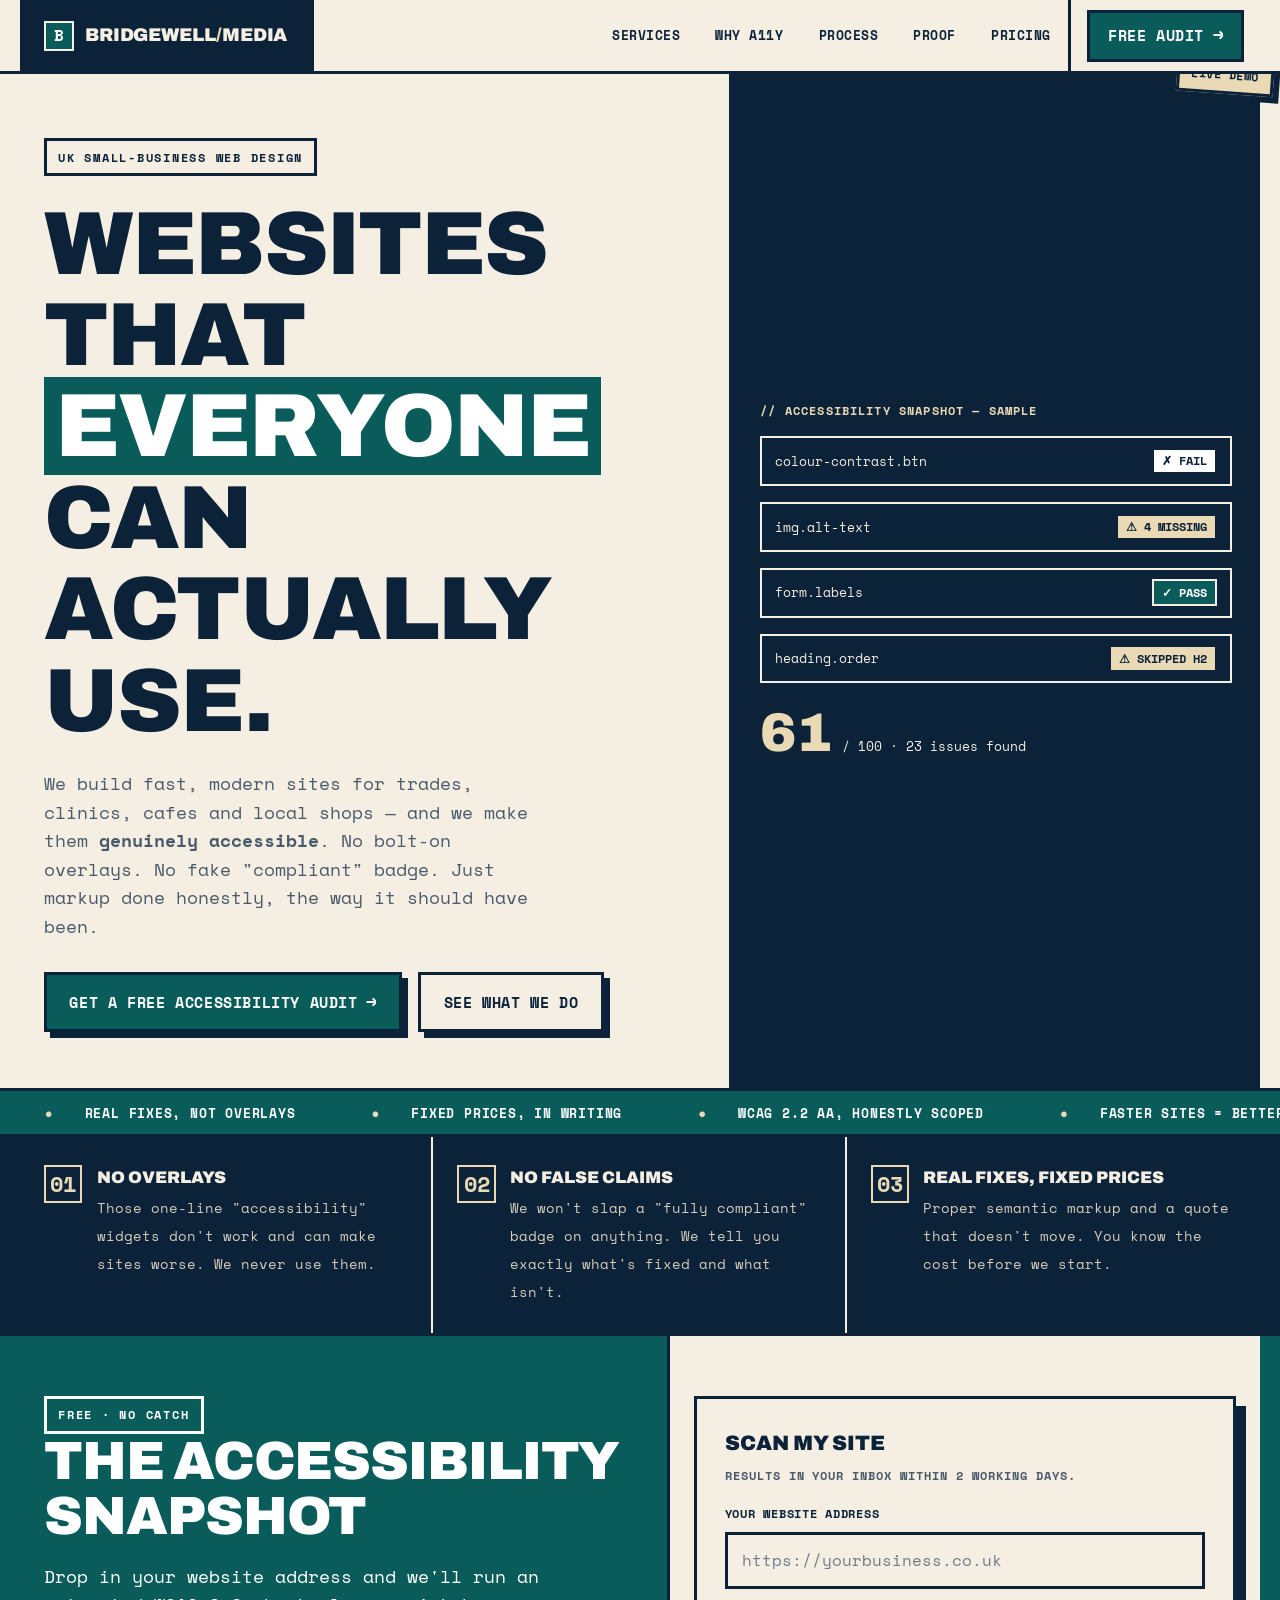
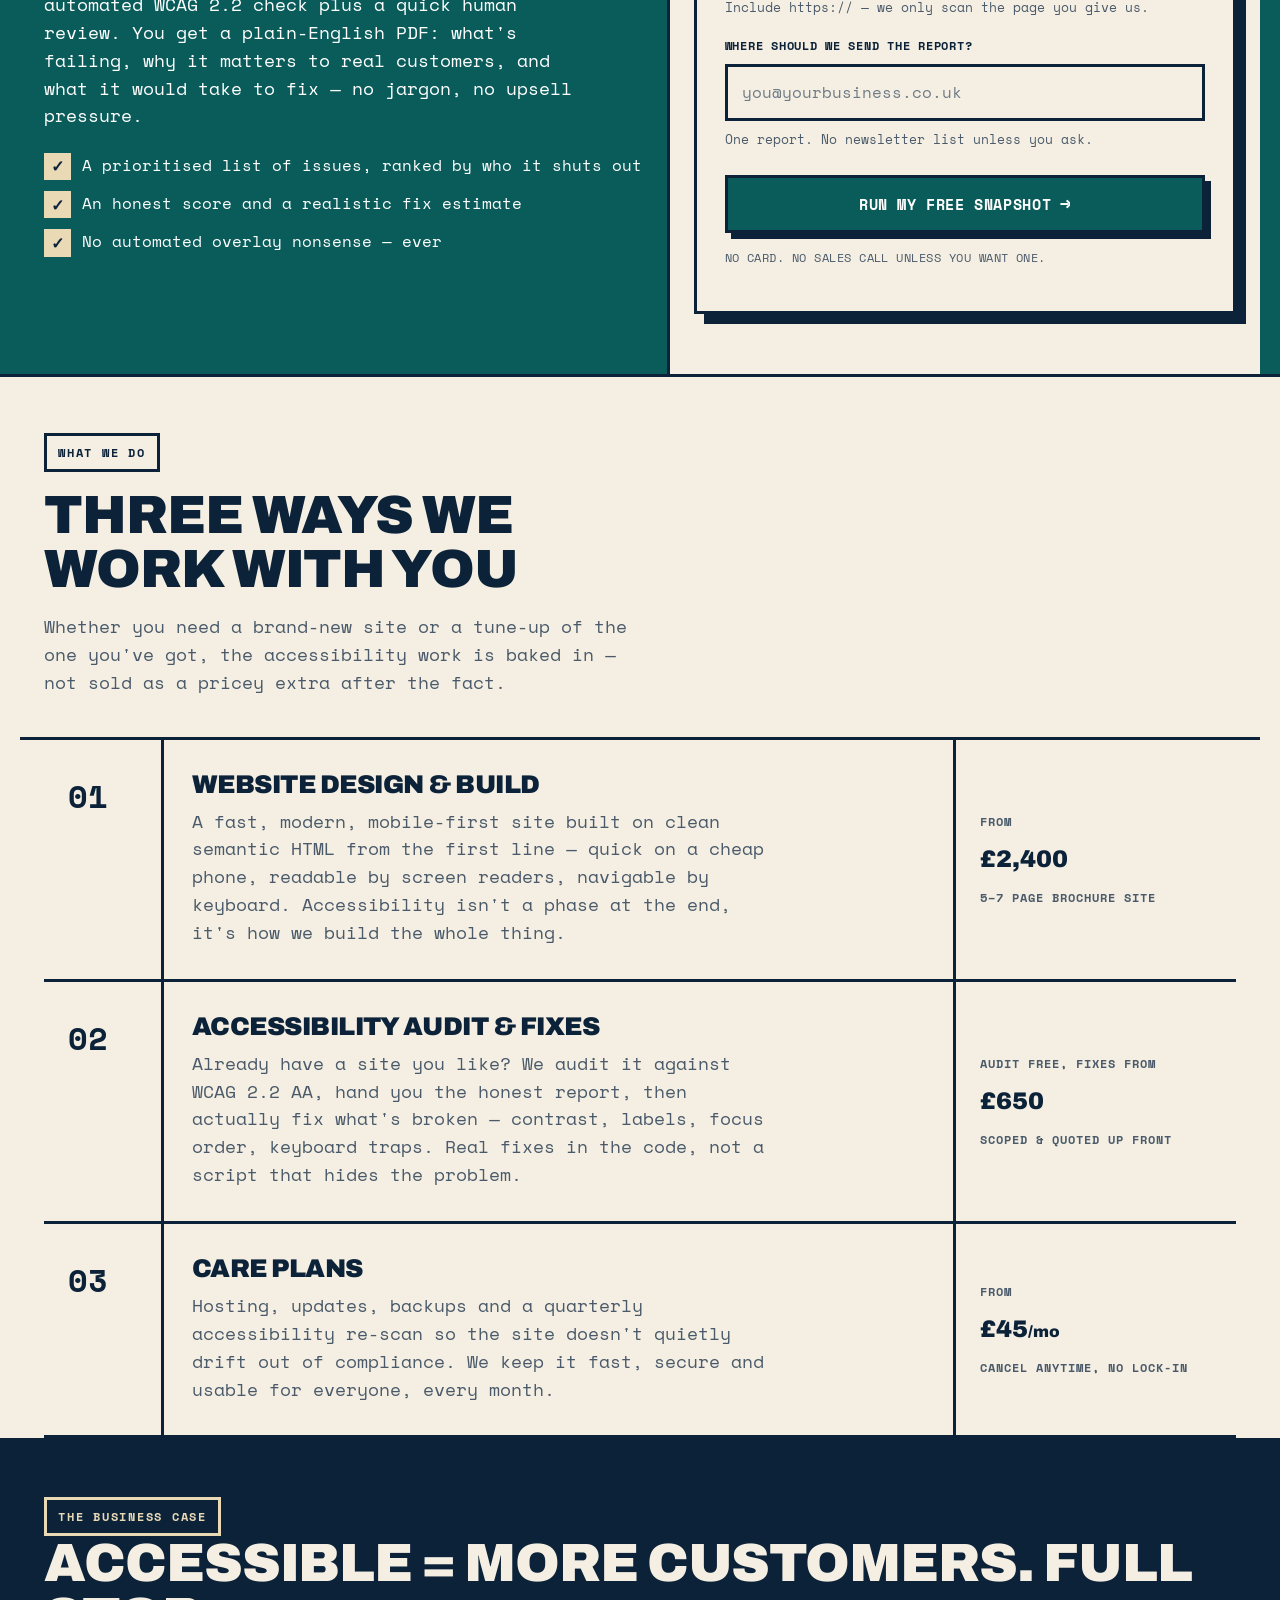
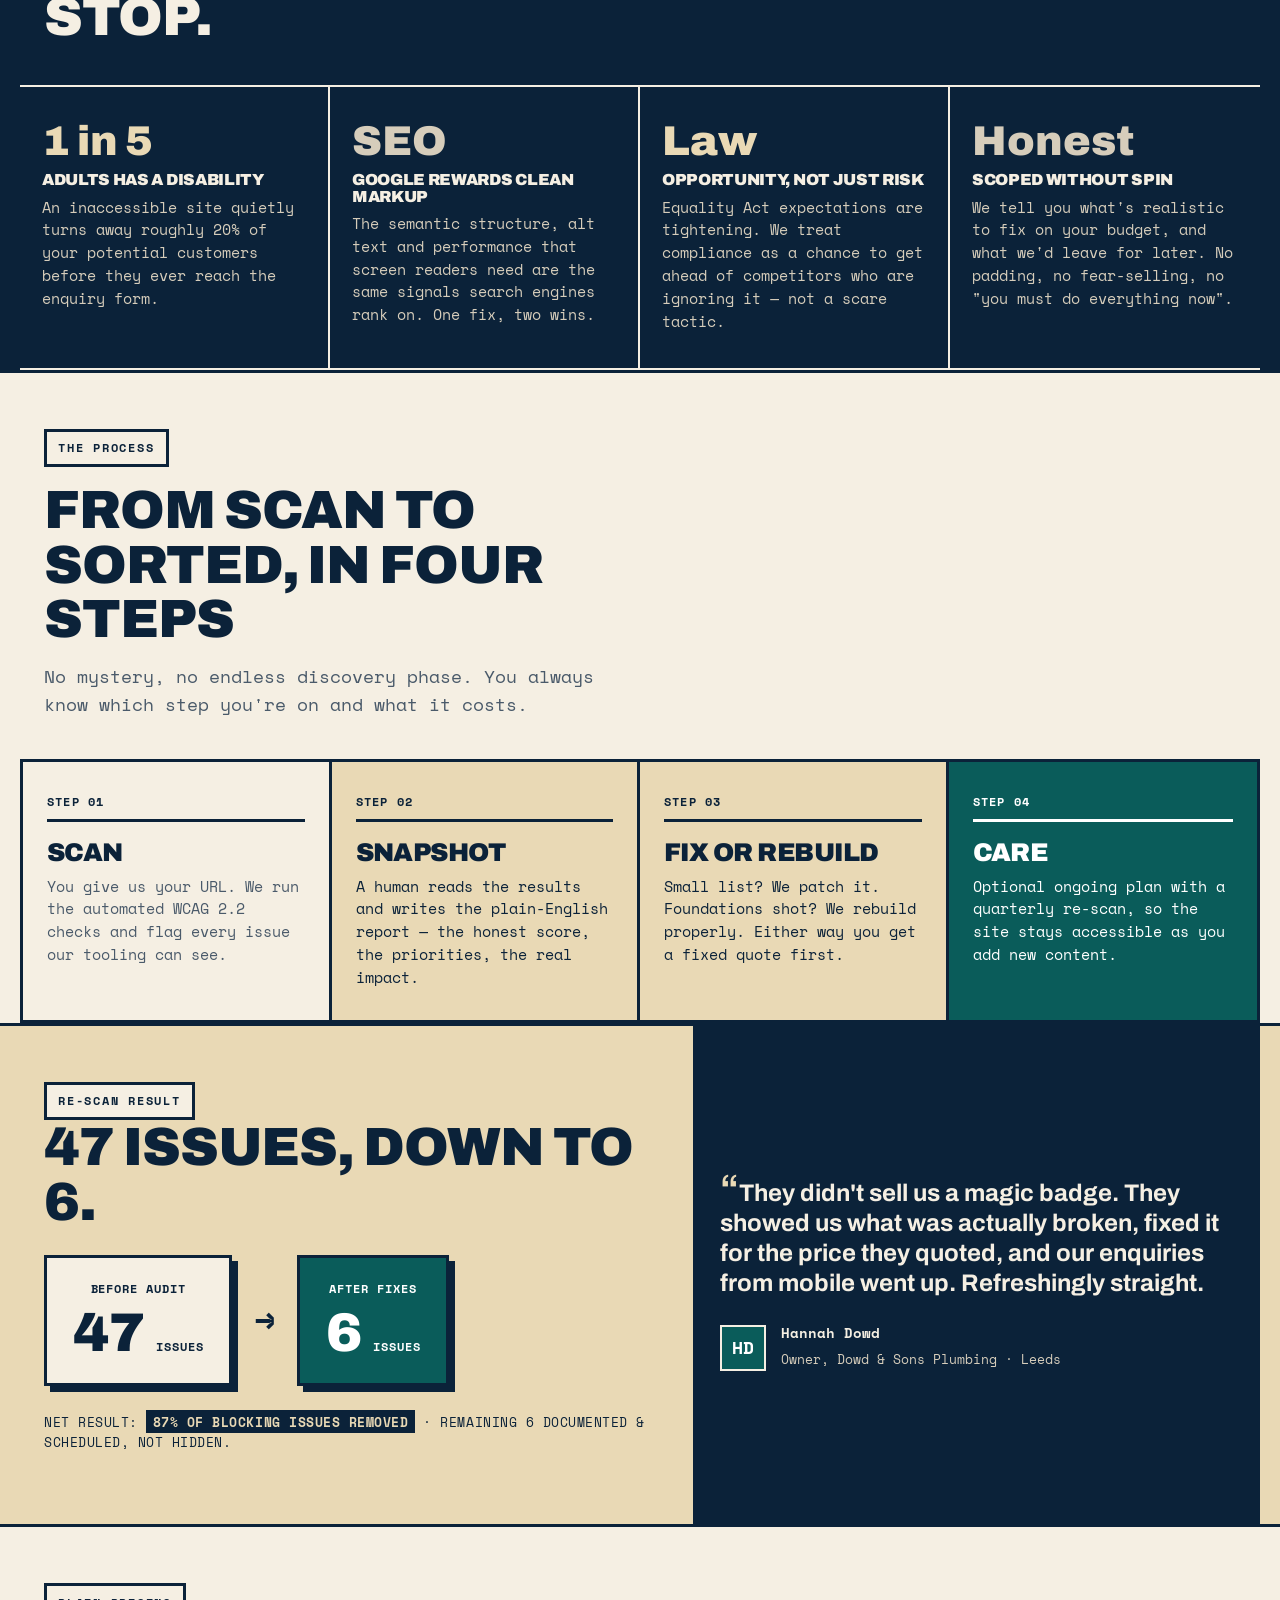
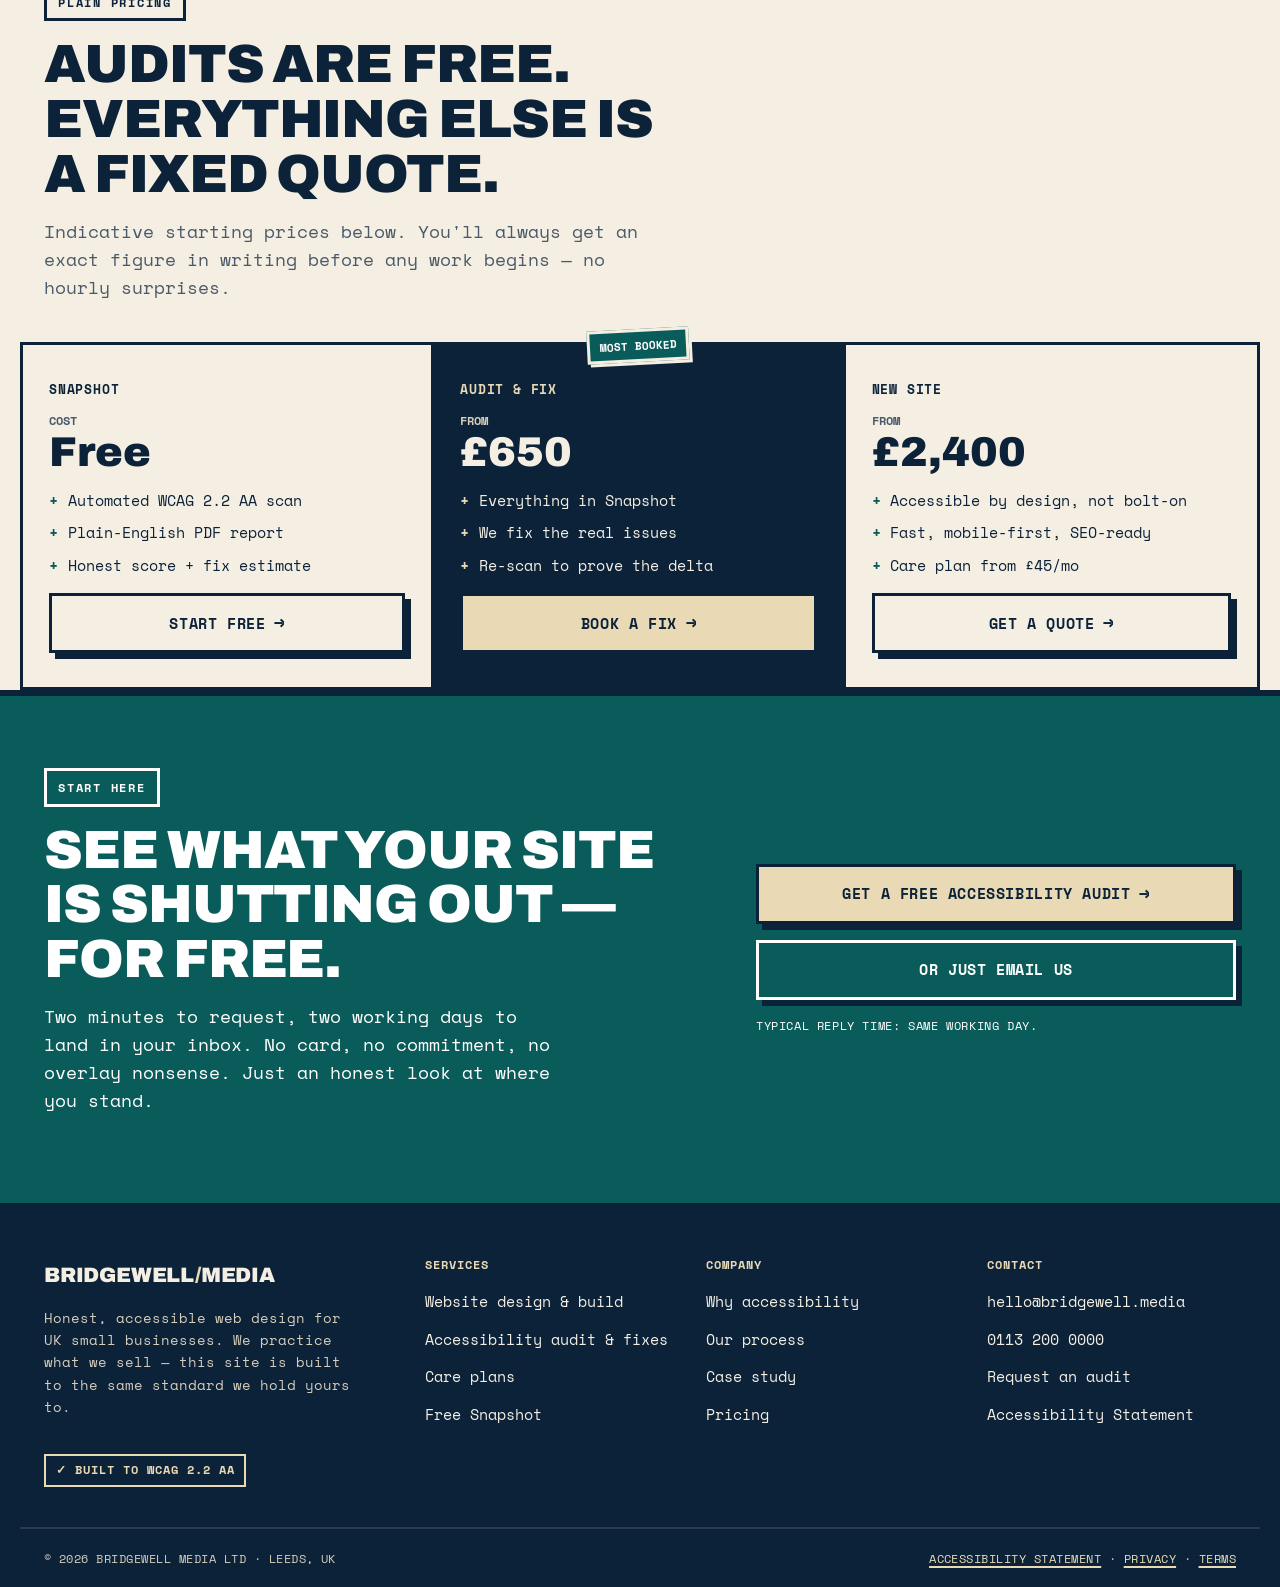
<file: index.html>
<!DOCTYPE html>
<html lang="en-GB">
<head>
<meta charset="UTF-8">
<meta name="viewport" content="width=device-width, initial-scale=1.0">
<title>Bridgewell Media — Accessible websites for small businesses. No overlays. Real fixes.</title>
<meta name="description" content="Bridgewell Media builds modern, fast, genuinely accessible websites for UK small businesses. Free Accessibility Snapshot audit. No overlays, no false compliance claims, fixed prices.">

<link rel="preconnect" href="https://fonts.googleapis.com">
<link rel="preconnect" href="https://fonts.gstatic.com" crossorigin>
<link href="https://fonts.googleapis.com/css2?family=Archivo:wght@700;900&family=Space+Mono:wght@400;700&display=swap" rel="stylesheet">

<style>
/* =====================================================================
   BRIDGEWELL MEDIA — NEO-BRUTALIST / STRUCTURAL-HONEST
   VARIANT v3 — "BRAND TEAL BRUTALIST"
   ---------------------------------------------------------------------
   Re-skin of 02-neo-brutalist.html: layout, structure, all 9 sections,
   copy and accessibility are UNCHANGED. Only the colour palette and the
   typography differ. Palette is in continuity with the company's
   Accessibility Snapshot PDF (cream / brand navy / deep teal / warm sand).
   The brutalist character is intact: hard 2-3px borders, flat colour
   blocks, offset sticker badges, snap hover states.

   PALETTE
   - Cream  #F5EFE3  page / paper background
   - Navy   #0B2239  ink: text + every border
   - Muted  #4A5A6A  secondary text on cream
   - Teal   #0A5C5A  primary accent  (ALWAYS carries white/cream text)
   - Sand   #E9D9B5  secondary accent (ALWAYS carries navy text)

   CONTRAST AUDIT (WCAG 2.2 AA — body >=4.5:1, large/UI >=3:1):
   - Navy #0B2239 on Cream #F5EFE3 ............ 14.08:1  (AAA body)
   - Cream #F5EFE3 on Navy #0B2239 ............ 14.08:1  (AAA inverted)
   - Muted #4A5A6A on Cream #F5EFE3 ............ 6.19:1   (AAA secondary)
   - Teal #0A5C5A on Cream #F5EFE3 ............. 6.81:1   (AAA heading/link/UI)
   - White #FFFFFF on Teal #0A5C5A ............. 7.80:1   (AAA text on teal block)
   - Cream #F5EFE3 on Teal #0A5C5A ............. 6.81:1   (AAA text on teal block)
   - Navy #0B2239 on Sand #E9D9B5 ............. 11.56:1  (AAA text on sand block)
   - Sand #E9D9B5 on Navy #0B2239 ............. 11.56:1  (AAA accent-on-dark)
   - White #FFFFFF on Navy #0B2239 ............ 16.13:1  (AAA text on navy block)
   - Light #D6CDBB on Navy #0B2239 ............ 10.22:1  (AAA secondary on dark)
   CAVEAT / GUARDRAIL: navy-on-teal (2.07:1) and teal-on-navy (2.07:1)
   are NOT used anywhere — teal pairs only with white/cream, sand only
   with navy, which is why teal cannot double as the accent-on-dark
   colour the way the old lime did (sand fills that role instead).
   Colour is NEVER the sole signal: every status uses an icon/label/border too.
   ===================================================================== */

:root{
  --paper:#F5EFE3;       /* cream page background */
  --ink:#0B2239;         /* brand navy foreground */
  --ink-muted:#4A5A6A;   /* secondary text, 6.19:1 on cream */
  --teal:#0A5C5A;        /* primary accent — white/cream text only */
  --sand:#E9D9B5;        /* secondary accent — navy text only */
  --on-dark:#D6CDBB;     /* warm light, secondary text on navy, 10.22:1 */
  --line:#0B2239;        /* border colour = ink */
  --bw:3px;              /* standard border weight */
  --shadow:6px 6px 0 var(--ink);
  --shadow-lg:10px 10px 0 var(--ink);
}

*{box-sizing:border-box;}
html{scroll-behavior:smooth;}
@media (prefers-reduced-motion: reduce){
  html{scroll-behavior:auto;}
  *,*::before,*::after{animation-duration:0.001ms !important;animation-iteration-count:1 !important;transition-duration:0.001ms !important;}
}

body{
  margin:0;
  background:var(--paper);
  color:var(--ink);
  font-family:'Space Mono',ui-monospace,Menlo,Consolas,monospace;
  font-size:18px;
  line-height:1.55;
  font-weight:400;
  -webkit-font-smoothing:antialiased;
  /* subtle structural grid behind everything — purely decorative */
  background-image:
    linear-gradient(to right, rgba(11,34,57,0.05) 1px, transparent 1px);
  background-size:48px 48px;
}

/* ---- skip link ---- */
.skip{
  position:absolute;left:-9999px;top:0;z-index:200;
  background:var(--ink);color:var(--paper);
  padding:.75rem 1.25rem;font-family:'Space Mono',monospace;font-weight:700;
  border:var(--bw) solid var(--ink);
}
.skip:focus{left:1rem;top:1rem;}

/* ---- typographic system ---- */
h1,h2,h3,h4{font-family:'Archivo',sans-serif;font-weight:900;line-height:1.02;letter-spacing:-0.02em;margin:0;text-transform:uppercase;}
h1{font-size:clamp(2.8rem,7vw,5.6rem);}
h2{font-size:clamp(2rem,4.2vw,3.4rem);}
h3{font-size:clamp(1.25rem,2vw,1.6rem);}
p{margin:0 0 1rem;}
a{color:var(--teal);text-decoration-thickness:2px;text-underline-offset:3px;}
a:hover{text-decoration-thickness:3px;}

.mono{font-family:'Space Mono',monospace;font-weight:700;text-transform:uppercase;letter-spacing:0.08em;font-size:.78rem;}
.eyebrow{display:inline-block;font-family:'Space Mono',monospace;font-weight:700;text-transform:uppercase;letter-spacing:0.14em;font-size:.78rem;padding:.4rem .7rem;border:var(--bw) solid var(--ink);background:var(--paper);}

/* ---- focus visibility (every interactive element) ---- */
:focus-visible{
  outline:4px solid var(--teal);
  outline-offset:3px;
}
a:focus-visible{outline-offset:2px;}

/* ---- shared layout rails ---- */
.wrap{max-width:1240px;margin:0 auto;padding:0 24px;}
.band{border-bottom:var(--bw) solid var(--ink);}

/* ---- buttons ---- */
.btn{
  display:inline-flex;align-items:center;gap:.55rem;
  font-family:'Space Mono',monospace;font-weight:700;text-transform:uppercase;letter-spacing:0.04em;
  font-size:.95rem;
  padding:.95rem 1.4rem;
  border:var(--bw) solid var(--ink);
  background:var(--teal);color:#FFFFFF;
  text-decoration:none;cursor:pointer;
  box-shadow:var(--shadow);
  transition:transform .12s ease, box-shadow .12s ease;
}
.btn:hover{transform:translate(-3px,-3px);box-shadow:9px 9px 0 var(--ink);text-decoration:none;}
.btn:active{transform:translate(2px,2px);box-shadow:2px 2px 0 var(--ink);}
.btn--blue{background:var(--teal);color:#FFFFFF;}
.btn--ghost{background:var(--paper);color:var(--ink);}
.btn--sun{background:var(--sand);color:var(--ink);}
.btn .arrow{font-size:1.1em;line-height:1;}

/* =====================================================================
   NAV — split asymmetric bar, wordmark boxed left, links + CTA right
   ===================================================================== */
.topbar{
  position:sticky;top:0;z-index:100;
  background:var(--paper);
  border-bottom:var(--bw) solid var(--ink);
}
.topbar__inner{
  display:flex;align-items:stretch;justify-content:space-between;
  max-width:1240px;margin:0 auto;
}
.brand{
  display:flex;align-items:center;gap:.7rem;
  padding:1rem 24px;
  border-right:var(--bw) solid var(--ink);
  background:var(--ink);color:var(--paper);
  text-decoration:none;
}
.brand:hover{text-decoration:none;}
.brand__mark{
  width:30px;height:30px;flex:none;
  background:var(--teal);border:2px solid var(--paper);
  display:grid;place-items:center;
  font-family:'Space Mono',monospace;font-weight:700;color:#FFFFFF;font-size:1rem;
}
.brand__name{font-family:'Archivo',sans-serif;font-weight:900;text-transform:uppercase;letter-spacing:-0.01em;font-size:1.15rem;}
.brand__name span{color:var(--sand);}
.nav{display:flex;align-items:stretch;}
.nav__links{display:flex;align-items:center;gap:0;list-style:none;margin:0;padding:0;}
.nav__links a{
  display:flex;align-items:center;height:100%;
  padding:0 1.1rem;
  color:var(--ink);text-decoration:none;
  font-family:'Space Mono',monospace;font-weight:700;text-transform:uppercase;font-size:.8rem;letter-spacing:0.04em;
}
.nav__links a:hover{background:var(--sand);text-decoration:none;}
.nav__cta{display:flex;align-items:center;padding:.6rem 1rem;border-left:var(--bw) solid var(--ink);}
.nav__cta .btn{box-shadow:none;padding:.7rem 1.1rem;}
.nav__cta .btn:hover{transform:none;box-shadow:4px 4px 0 var(--ink);}
.nav__toggle{display:none;}
@media (max-width:880px){
  .nav__links{display:none;}
  .brand{border-right:none;}
  .nav__cta{border-left:var(--bw) solid var(--ink);}
}

/* =====================================================================
   HERO — asymmetric: big type left col, scan-card right col, ticker under
   ===================================================================== */
.hero{position:relative;overflow:hidden;background:var(--paper);}
.hero__grid{
  display:grid;grid-template-columns:1.35fr 1fr;
}
.hero__main{
  padding:64px 24px 56px;
  border-right:var(--bw) solid var(--ink);
}
.hero__tag{margin-bottom:1.4rem;}
.hero h1{margin-bottom:1.4rem;}
.hero h1 .hl{background:var(--teal);color:#FFFFFF;padding:0 .12em;box-decoration-break:clone;-webkit-box-decoration-break:clone;}
.hero__lead{font-size:1.15rem;max-width:46ch;color:var(--ink-muted);margin-bottom:2rem;}
.hero__cta{display:flex;flex-wrap:wrap;gap:1rem;align-items:center;}
.hero__side{
  padding:0;display:flex;flex-direction:column;
}
.scancard{
  flex:1;padding:36px 28px;background:var(--ink);color:var(--paper);
  display:flex;flex-direction:column;justify-content:center;gap:1rem;
  position:relative;
}
.scancard__label{font-family:'Space Mono',monospace;font-weight:700;text-transform:uppercase;letter-spacing:0.1em;font-size:.72rem;color:var(--sand);}
.scancard__row{
  display:flex;align-items:center;justify-content:space-between;gap:1rem;
  border:2px solid var(--paper);padding:.6rem .8rem;
}
.scancard__row .name{font-family:'Space Mono',monospace;font-size:.82rem;}
.scancard__chip{
  font-family:'Space Mono',monospace;font-weight:700;font-size:.72rem;text-transform:uppercase;
  padding:.15rem .5rem;border:2px solid var(--paper);white-space:nowrap;
}
.chip--fail{background:#FFFFFF;color:var(--ink);border-color:var(--ink);}
.chip--warn{background:var(--sand);color:var(--ink);border-color:var(--ink);}
.chip--pass{background:var(--teal);color:#FFFFFF;border-color:var(--paper);}
.scancard__score{display:flex;align-items:baseline;gap:.6rem;margin-top:.4rem;}
.scancard__score .num{font-family:'Archivo';font-weight:900;font-size:3.4rem;line-height:1;color:var(--sand);}
.scancard__score .of{font-family:'Space Mono';font-size:.8rem;color:var(--paper);}
/* offset sticker badge */
.sticker{
  position:absolute;top:-18px;right:-14px;
  background:var(--sand);color:var(--ink);
  border:var(--bw) solid var(--ink);
  font-family:'Space Mono',monospace;font-weight:700;text-transform:uppercase;
  font-size:.72rem;letter-spacing:0.05em;
  padding:.45rem .7rem;
  transform:rotate(4deg);
  box-shadow:var(--shadow);
  z-index:3;
}
/* hero ticker strip */
.ticker{
  border-top:var(--bw) solid var(--ink);
  background:var(--teal);color:#FFFFFF;
  overflow:hidden;white-space:nowrap;
}
.ticker__track{
  display:inline-block;padding:.7rem 0;
  font-family:'Space Mono',monospace;font-weight:700;text-transform:uppercase;letter-spacing:0.06em;font-size:.82rem;
  animation:marquee 26s linear infinite;
}
.ticker__track span{padding:0 1.4rem;}
.ticker__track .dot{color:var(--sand);}
@keyframes marquee{from{transform:translateX(0);}to{transform:translateX(-50%);}}
@media (prefers-reduced-motion: reduce){
  .ticker__track{animation:none;white-space:normal;display:block;padding:.7rem 24px;}
}
@media (max-width:880px){
  .hero__grid{grid-template-columns:1fr;}
  .hero__main{border-right:none;border-bottom:var(--bw) solid var(--ink);}
}

/* =====================================================================
   VALUES / TRUST STRIP — three hard cells, monospace
   ===================================================================== */
.values{background:var(--ink);color:var(--paper);}
.values__grid{display:grid;grid-template-columns:repeat(3,1fr);}
.values__cell{
  padding:28px 24px;border-right:2px solid var(--paper);
  display:flex;gap:.9rem;align-items:flex-start;
}
.values__cell:last-child{border-right:none;}
.values__no{
  font-family:'Space Mono',monospace;font-weight:700;font-size:1.4rem;color:var(--sand);
  border:2px solid var(--sand);width:2.4rem;height:2.4rem;flex:none;
  display:grid;place-items:center;
}
.values__txt strong{display:block;font-family:'Archivo';font-weight:900;text-transform:uppercase;font-size:1.05rem;margin-bottom:.15rem;}
.values__txt span{font-size:.9rem;color:var(--on-dark);}
@media (max-width:760px){
  .values__grid{grid-template-columns:1fr;}
  .values__cell{border-right:none;border-bottom:2px solid var(--paper);}
  .values__cell:last-child{border-bottom:none;}
}

/* =====================================================================
   LEAD MAGNET — snapshot form, split panel
   ===================================================================== */
.snapshot{background:var(--teal);}
.snapshot__grid{display:grid;grid-template-columns:1.1fr 1fr;}
.snapshot__copy{padding:60px 24px;border-right:var(--bw) solid var(--ink);color:#FFFFFF;}
.snapshot__copy h2{margin-bottom:1.2rem;color:#FFFFFF;}
.snapshot__copy p{max-width:48ch;color:#FFFFFF;}
.snapshot__copy .eyebrow{background:var(--teal);color:#FFFFFF;border-color:#FFFFFF;}
.snapshot__list{list-style:none;margin:1.4rem 0 0;padding:0;display:grid;gap:.7rem;}
.snapshot__list li{display:flex;gap:.7rem;align-items:flex-start;font-size:.98rem;color:#FFFFFF;}
.snapshot__list .tick{font-family:'Space Mono';font-weight:700;background:var(--sand);color:var(--ink);width:1.7rem;height:1.7rem;flex:none;display:grid;place-items:center;}
.snapshot__form{padding:60px 24px;background:var(--paper);display:flex;flex-direction:column;justify-content:center;}
.formbox{border:var(--bw) solid var(--ink);background:var(--paper);padding:28px;box-shadow:var(--shadow-lg);}
.formbox legend{font-family:'Archivo';font-weight:900;text-transform:uppercase;font-size:1.3rem;padding:0;margin-bottom:.4rem;}
.field{margin:1.2rem 0;}
.field label{display:block;font-family:'Space Mono',monospace;font-weight:700;text-transform:uppercase;font-size:.78rem;letter-spacing:0.06em;margin-bottom:.5rem;}
.field input{
  width:100%;font-family:'Space Mono',monospace;font-size:1rem;
  padding:.85rem .9rem;border:var(--bw) solid var(--ink);background:var(--paper);color:var(--ink);
}
.field input::placeholder{color:#6E7B86;}
.field input:focus-visible{outline:4px solid var(--teal);outline-offset:2px;background:#FFFEF8;}
.field .hint{display:block;margin-top:.5rem;font-size:.82rem;color:var(--ink-muted);}
.formbox .btn{width:100%;justify-content:center;margin-top:.4rem;}
.formbox__foot{margin-top:1rem;font-family:'Space Mono';font-size:.74rem;color:var(--ink-muted);text-transform:uppercase;letter-spacing:0.04em;}
@media (max-width:880px){
  .snapshot__grid{grid-template-columns:1fr;}
  .snapshot__copy{border-right:none;border-bottom:var(--bw) solid var(--ink);}
}

/* =====================================================================
   SERVICES — three numbered ledger rows (not a 3-card grid)
   ===================================================================== */
.services{background:var(--paper);}
.section-head{padding:56px 24px 0;}
.section-head .eyebrow{margin-bottom:1rem;}
.section-head h2{max-width:18ch;}
.section-head p{max-width:54ch;color:var(--ink-muted);margin-top:1rem;}
.svc-list{margin-top:40px;border-top:var(--bw) solid var(--ink);}
.svc{
  display:grid;grid-template-columns:120px 1fr 280px;
  border-bottom:var(--bw) solid var(--ink);
  transition:background .12s ease;
}
.svc:hover{background:var(--sand);}
.svc__no{
  padding:32px 24px;border-right:var(--bw) solid var(--ink);
  font-family:'Space Mono',monospace;font-weight:700;font-size:2rem;
}
.svc__body{padding:32px 28px;border-right:var(--bw) solid var(--ink);}
.svc__body h3{margin-bottom:.6rem;}
.svc__body p{color:var(--ink-muted);max-width:52ch;margin:0;}
.svc:hover .svc__body p{color:var(--ink);}
.svc__meta{padding:32px 24px;display:flex;flex-direction:column;gap:.6rem;justify-content:center;}
.svc__meta .price{font-family:'Archivo';font-weight:900;font-size:1.5rem;}
.svc__meta .mono{color:var(--ink-muted);}
.svc:hover .svc__meta .mono{color:var(--ink);}
@media (max-width:880px){
  .svc{grid-template-columns:80px 1fr;}
  .svc__body{border-right:none;}
  .svc__meta{grid-column:1 / -1;border-top:2px dashed var(--ink);}
}

/* =====================================================================
   WHY ACCESSIBILITY — stat blocks, mixed colour cells
   ===================================================================== */
.why{background:var(--ink);color:var(--paper);}
.why__head{padding:56px 24px 0;}
.why__head h2{color:var(--paper);}
.why__head .eyebrow{background:var(--ink);color:var(--sand);border-color:var(--sand);}
.why__grid{display:grid;grid-template-columns:repeat(4,1fr);margin-top:40px;border-top:2px solid var(--paper);}
.why__cell{padding:34px 22px;border-right:2px solid var(--paper);border-bottom:2px solid var(--paper);}
.why__cell:nth-child(4n){border-right:none;}
.why__stat{font-family:'Archivo';font-weight:900;font-size:2.6rem;line-height:1;margin-bottom:.6rem;}
.why__cell:nth-child(1) .why__stat{color:var(--sand);}
.why__cell:nth-child(2) .why__stat{color:var(--on-dark);}
.why__cell:nth-child(3) .why__stat{color:var(--sand);}
.why__cell:nth-child(4) .why__stat{color:var(--on-dark);}
.why__cell h3{font-size:1rem;margin-bottom:.5rem;color:var(--paper);}
.why__cell p{font-size:.92rem;color:var(--on-dark);margin:0;}
@media (max-width:980px){
  .why__grid{grid-template-columns:1fr 1fr;}
  .why__cell:nth-child(4n){border-right:2px solid var(--paper);}
  .why__cell:nth-child(2n){border-right:none;}
}
@media (max-width:560px){
  .why__grid{grid-template-columns:1fr;}
  .why__cell{border-right:none !important;}
}

/* =====================================================================
   HOW IT WORKS — 4 stepped offset blocks
   ===================================================================== */
.how{background:var(--paper);}
.how__steps{
  display:grid;grid-template-columns:repeat(4,1fr);gap:0;
  margin-top:40px;border:var(--bw) solid var(--ink);
}
.step{
  padding:30px 24px;border-right:var(--bw) solid var(--ink);position:relative;background:var(--paper);
}
.step:last-child{border-right:none;}
.step:nth-child(2){background:var(--sand);}
.step:nth-child(3){background:var(--sand);}
.step:nth-child(4){background:var(--teal);color:#FFFFFF;}
.step:nth-child(4) h3,.step:nth-child(4) .step__no{color:#FFFFFF;}
.step:nth-child(4) p{color:#FFFFFF;}
.step__no{
  font-family:'Space Mono',monospace;font-weight:700;font-size:.78rem;letter-spacing:0.1em;
  border-bottom:var(--bw) solid currentColor;padding-bottom:.5rem;margin-bottom:1.1rem;display:block;
}
.step h3{margin-bottom:.6rem;}
.step p{font-size:.92rem;color:var(--ink-muted);margin:0;}
.step:nth-child(2) p,.step:nth-child(3) p{color:var(--ink);}
@media (max-width:880px){
  .how__steps{grid-template-columns:1fr 1fr;}
  .step:nth-child(2){border-right:none;}
  .step:nth-child(1),.step:nth-child(2){border-bottom:var(--bw) solid var(--ink);}
}
@media (max-width:520px){
  .how__steps{grid-template-columns:1fr;}
  .step{border-right:none;border-bottom:var(--bw) solid var(--ink);}
  .step:last-child{border-bottom:none;}
}

/* =====================================================================
   PROOF / BEFORE-AFTER — delta panel + quote
   ===================================================================== */
.proof{background:var(--sand);}
.proof__grid{display:grid;grid-template-columns:1.2fr 1fr;}
.proof__delta{padding:56px 24px;border-right:var(--bw) solid var(--ink);}
.proof__delta h2{margin-bottom:1.6rem;}
.delta{display:flex;align-items:center;gap:1.4rem;flex-wrap:wrap;}
.delta__box{border:var(--bw) solid var(--ink);background:var(--paper);padding:1.4rem 1.6rem;text-align:center;min-width:150px;box-shadow:var(--shadow);}
.delta__box .lab{font-family:'Space Mono';font-weight:700;text-transform:uppercase;font-size:.72rem;letter-spacing:0.08em;display:block;margin-bottom:.5rem;}
.delta__box .big{font-family:'Archivo';font-weight:900;font-size:3.4rem;line-height:1;}
.delta__box--before{background:var(--paper);color:var(--ink);}
.delta__box--after{background:var(--teal);color:#FFFFFF;}
.delta__box--after .lab,.delta__box--after .mono{color:#FFFFFF;}
.delta__arrow{font-family:'Space Mono';font-weight:700;font-size:2rem;}
.delta__caption{margin-top:1.6rem;font-family:'Space Mono';font-size:.82rem;text-transform:uppercase;letter-spacing:0.04em;}
.delta__caption strong{background:var(--ink);color:var(--sand);padding:.1rem .4rem;}
.proof__quote{padding:56px 24px;background:var(--ink);color:var(--paper);display:flex;flex-direction:column;justify-content:center;}
.proof__quote blockquote{margin:0;font-family:'Archivo';font-weight:700;font-size:1.5rem;line-height:1.25;}
.proof__quote blockquote .mark{color:var(--sand);font-size:2.4rem;line-height:0;}
.proof__cite{margin-top:1.6rem;display:flex;align-items:center;gap:.9rem;}
.proof__cite .ava{width:46px;height:46px;background:var(--teal);border:2px solid var(--paper);display:grid;place-items:center;font-family:'Space Mono';font-weight:700;color:#FFFFFF;flex:none;}
.proof__cite .who strong{display:block;font-family:'Space Mono';font-size:.86rem;}
.proof__cite .who span{font-size:.8rem;color:var(--on-dark);}
@media (max-width:880px){
  .proof__grid{grid-template-columns:1fr;}
  .proof__delta{border-right:none;border-bottom:var(--bw) solid var(--ink);}
}

/* =====================================================================
   PRICING TEASER — three priced slabs
   ===================================================================== */
.pricing{background:var(--paper);}
.pricing__grid{display:grid;grid-template-columns:repeat(3,1fr);margin-top:40px;border:var(--bw) solid var(--ink);}
.tier{padding:34px 26px;border-right:var(--bw) solid var(--ink);display:flex;flex-direction:column;gap:1rem;position:relative;}
.tier:last-child{border-right:none;}
.tier--featured{background:var(--ink);color:var(--paper);}
.tier__name{font-family:'Space Mono';font-weight:700;text-transform:uppercase;letter-spacing:0.06em;font-size:.82rem;}
.tier--featured .tier__name{color:var(--sand);}
.tier__price{font-family:'Archivo';font-weight:900;font-size:2.6rem;line-height:1;}
.tier__price .from{font-family:'Space Mono';font-size:.78rem;font-weight:700;display:block;text-transform:uppercase;color:var(--ink-muted);margin-bottom:.3rem;}
.tier--featured .tier__price .from{color:var(--on-dark);}
.tier ul{list-style:none;margin:0;padding:0;display:grid;gap:.6rem;font-size:.92rem;}
.tier li{display:flex;gap:.6rem;align-items:flex-start;}
.tier li::before{content:"+";font-family:'Space Mono';font-weight:700;color:var(--teal);}
.tier--featured li::before{color:var(--sand);}
.tier .btn{margin-top:auto;justify-content:center;}
.tier__flag{position:absolute;top:-16px;left:50%;transform:translateX(-50%) rotate(-3deg);background:var(--teal);border:var(--bw) solid var(--paper);color:#FFFFFF;font-family:'Space Mono';font-weight:700;text-transform:uppercase;font-size:.7rem;padding:.3rem .6rem;box-shadow:3px 3px 0 var(--paper);}
@media (max-width:880px){
  .pricing__grid{grid-template-columns:1fr;}
  .tier{border-right:none;border-bottom:var(--bw) solid var(--ink);}
  .tier:last-child{border-bottom:none;}
  .tier__flag{box-shadow:3px 3px 0 var(--ink);}
}

/* =====================================================================
   FINAL CTA
   ===================================================================== */
.finalcta{background:var(--teal);color:#FFFFFF;border-top:var(--bw) solid var(--ink);}
.finalcta__inner{padding:72px 24px;display:grid;grid-template-columns:1.4fr 1fr;gap:40px;align-items:center;}
.finalcta h2{color:#FFFFFF;margin-bottom:1rem;}
.finalcta p{color:#FFFFFF;max-width:46ch;}
.finalcta__act{display:flex;flex-direction:column;gap:1rem;}
.finalcta .btn{justify-content:center;}
.finalcta .btn--sun{background:var(--sand);color:var(--ink);}
.finalcta__note{font-family:'Space Mono';font-size:.76rem;text-transform:uppercase;letter-spacing:0.05em;color:#FFFFFF;}
@media (max-width:880px){.finalcta__inner{grid-template-columns:1fr;}}

/* =====================================================================
   FOOTER
   ===================================================================== */
footer{background:var(--ink);color:var(--paper);}
.foot__grid{display:grid;grid-template-columns:1.4fr 1fr 1fr 1fr;gap:32px;padding:56px 24px 40px;}
.foot__brand .brand__name{color:var(--paper);}
.foot__brand .brand__name span{color:var(--sand);}
.foot__brand p{color:var(--on-dark);font-size:.9rem;max-width:34ch;margin-top:1rem;}
.foot col,.foot__col h4{font-family:'Space Mono';font-weight:700;text-transform:uppercase;font-size:.78rem;letter-spacing:0.08em;color:var(--sand);margin-bottom:1rem;}
.foot__col ul{list-style:none;margin:0;padding:0;display:grid;gap:.6rem;}
.foot__col a{color:var(--paper);text-decoration:none;font-size:.92rem;}
.foot__col a:hover{color:var(--sand);text-decoration:underline;text-decoration-thickness:2px;}
.foot__bar{border-top:2px solid #2A3D4F;padding:20px 24px;display:flex;justify-content:space-between;flex-wrap:wrap;gap:1rem;font-family:'Space Mono';font-size:.76rem;text-transform:uppercase;letter-spacing:0.04em;color:var(--on-dark);}
.foot__bar a{color:var(--sand);}
.a11y-badge{display:inline-flex;align-items:center;gap:.5rem;border:2px solid var(--sand);padding:.3rem .6rem;color:var(--sand);}
@media (max-width:880px){.foot__grid{grid-template-columns:1fr 1fr;}}
@media (max-width:520px){.foot__grid{grid-template-columns:1fr;}}

/* form success message */
.form-msg{margin-top:1rem;padding:.85rem 1rem;border:var(--bw) solid var(--ink);background:var(--sand);color:var(--ink);font-family:'Space Mono';font-weight:700;font-size:.84rem;display:none;}
.form-msg.show{display:flex;gap:.6rem;align-items:flex-start;}
.form-msg .ic{flex:none;}
</style>
<script type="application/ld+json">{"@context": "https://schema.org", "@type": "LocalBusiness", "name": "Bridgewell Media", "description": "Honest, accessible web design for UK small businesses. No overlays — real fixes.", "url": "https://bridgewellmedia.com", "email": "hello@bridgewell.media", "telephone": "+441132000000", "areaServed": "GB", "address": {"@type": "PostalAddress", "addressLocality": "Leeds", "addressCountry": "GB"}}</script>
<script type="application/ld+json">{"@context": "https://schema.org", "@type": "Service", "serviceType": "Website accessibility audit & remediation", "provider": {"@type": "Organization", "name": "Bridgewell Media"}, "areaServed": "GB", "description": "WCAG 2.2 AA audits and real markup fixes for small-business websites."}</script>
</head>
<body>

<a class="skip" href="#main">Skip to main content</a>

<!-- ============================== NAV ============================== -->
<header class="topbar">
  <div class="topbar__inner">
    <a class="brand" href="#top" aria-label="Bridgewell Media — home">
      <span class="brand__mark" aria-hidden="true">B</span>
      <span class="brand__name">Bridgewell<span>/</span>Media</span>
    </a>
    <nav class="nav" aria-label="Primary">
      <ul class="nav__links">
        <li><a href="#services">Services</a></li>
        <li><a href="#why">Why a11y</a></li>
        <li><a href="#how">Process</a></li>
        <li><a href="#proof">Proof</a></li>
        <li><a href="#pricing">Pricing</a></li>
      </ul>
      <div class="nav__cta">
        <a class="btn btn--blue" href="#snapshot">Free audit <span class="arrow" aria-hidden="true">&#8594;</span></a>
      </div>
    </nav>
  </div>
</header>

<main id="main">
<span id="top"></span>

<!-- ============================== HERO ============================== -->
<section class="hero band" aria-labelledby="hero-h">
  <div class="hero__grid wrap" style="padding:0;max-width:1240px;">
    <div class="hero__main">
      <span class="eyebrow hero__tag">UK small-business web design</span>
      <h1 id="hero-h">Websites that<br><span class="hl">everyone</span> can<br>actually use.</h1>
      <p class="hero__lead">We build fast, modern sites for trades, clinics, cafes and local shops — and we make them <strong>genuinely accessible</strong>. No bolt-on overlays. No fake "compliant" badge. Just markup done honestly, the way it should have been.</p>
      <div class="hero__cta">
        <a class="btn btn--blue" href="#snapshot">Get a free accessibility audit <span class="arrow" aria-hidden="true">&#8594;</span></a>
        <a class="btn btn--ghost" href="#services">See what we do</a>
      </div>
    </div>
    <div class="hero__side">
      <div class="scancard">
        <span class="sticker">Live demo</span>
        <span class="scancard__label">// Accessibility Snapshot — sample</span>
        <div class="scancard__row">
          <span class="name">colour-contrast.btn</span>
          <span class="scancard__chip chip--fail">&#10007; Fail</span>
        </div>
        <div class="scancard__row">
          <span class="name">img.alt-text</span>
          <span class="scancard__chip chip--warn">&#9888; 4 missing</span>
        </div>
        <div class="scancard__row">
          <span class="name">form.labels</span>
          <span class="scancard__chip chip--pass">&#10003; Pass</span>
        </div>
        <div class="scancard__row">
          <span class="name">heading.order</span>
          <span class="scancard__chip chip--warn">&#9888; Skipped h2</span>
        </div>
        <div class="scancard__score">
          <span class="num">61</span>
          <span class="of">/ 100 &middot; 23 issues found</span>
        </div>
      </div>
    </div>
  </div>
  <div class="ticker" aria-hidden="true">
    <div class="ticker__track">
      <span><span class="dot">&#9679;</span> Real fixes, not overlays</span>
      <span><span class="dot">&#9679;</span> Fixed prices, in writing</span>
      <span><span class="dot">&#9679;</span> WCAG 2.2 AA, honestly scoped</span>
      <span><span class="dot">&#9679;</span> Faster sites = better SEO</span>
      <span><span class="dot">&#9679;</span> Real fixes, not overlays</span>
      <span><span class="dot">&#9679;</span> Fixed prices, in writing</span>
      <span><span class="dot">&#9679;</span> WCAG 2.2 AA, honestly scoped</span>
      <span><span class="dot">&#9679;</span> Faster sites = better SEO</span>
    </div>
  </div>
</section>

<!-- ======================= VALUES / TRUST STRIP ======================= -->
<section class="values band" aria-label="Our promises">
  <div class="values__grid wrap" style="padding:0;max-width:1240px;">
    <div class="values__cell">
      <span class="values__no" aria-hidden="true">01</span>
      <span class="values__txt"><strong>No overlays</strong><span>Those one-line "accessibility" widgets don't work and can make sites worse. We never use them.</span></span>
    </div>
    <div class="values__cell">
      <span class="values__no" aria-hidden="true">02</span>
      <span class="values__txt"><strong>No false claims</strong><span>We won't slap a "fully compliant" badge on anything. We tell you exactly what's fixed and what isn't.</span></span>
    </div>
    <div class="values__cell">
      <span class="values__no" aria-hidden="true">03</span>
      <span class="values__txt"><strong>Real fixes, fixed prices</strong><span>Proper semantic markup and a quote that doesn't move. You know the cost before we start.</span></span>
    </div>
  </div>
</section>

<!-- ====================== LEAD MAGNET / SNAPSHOT ====================== -->
<section class="snapshot band" id="snapshot" aria-labelledby="snap-h">
  <div class="snapshot__grid wrap" style="padding:0;max-width:1240px;">
    <div class="snapshot__copy">
      <span class="eyebrow">Free &middot; No catch</span>
      <h2 id="snap-h">The Accessibility Snapshot</h2>
      <p>Drop in your website address and we'll run an automated WCAG 2.2 check plus a quick human review. You get a plain-English PDF: what's failing, why it matters to real customers, and what it would take to fix — no jargon, no upsell pressure.</p>
      <ul class="snapshot__list">
        <li><span class="tick" aria-hidden="true">&#10003;</span> A prioritised list of issues, ranked by who it shuts out</li>
        <li><span class="tick" aria-hidden="true">&#10003;</span> An honest score and a realistic fix estimate</li>
        <li><span class="tick" aria-hidden="true">&#10003;</span> No automated overlay nonsense — ever</li>
      </ul>
    </div>
    <div class="snapshot__form">
      <form class="formbox" id="snapForm" novalidate>
        <fieldset style="border:none;padding:0;margin:0;">
          <legend>Scan my site</legend>
          <p class="mono" style="color:var(--ink-muted);margin-bottom:0;">Results in your inbox within 2 working days.</p>
          <div class="field">
            <label for="siteUrl">Your website address</label>
            <input type="url" id="siteUrl" name="siteUrl" inputmode="url" placeholder="https://yourbusiness.co.uk" autocomplete="url" required aria-describedby="urlHint">
            <span class="hint" id="urlHint">Include https:// — we only scan the page you give us.</span>
          </div>
          <div class="field">
            <label for="email">Where should we send the report?</label>
            <input type="email" id="email" name="email" placeholder="you@yourbusiness.co.uk" autocomplete="email" required aria-describedby="emailHint">
            <span class="hint" id="emailHint">One report. No newsletter list unless you ask.</span>
          </div>
          <div aria-hidden="true" style="position:absolute;left:-9999px;width:1px;height:1px;overflow:hidden;">
            <label for="company">Company (leave this blank)</label>
            <input type="text" id="company" name="company" tabindex="-1" autocomplete="off">
          </div>
          <button class="btn" type="submit">Run my free Snapshot <span class="arrow" aria-hidden="true">&#8594;</span></button>
          <p class="formbox__foot">No card. No sales call unless you want one.</p>
          <p class="form-msg" id="formMsg" role="status" aria-live="polite"><span class="ic" aria-hidden="true">&#10003;</span> <span>Thanks — your Snapshot is queued. Check your inbox within 2 working days.</span></p>
        </fieldset>
      </form>
    </div>
  </div>
</section>

<!-- ============================ SERVICES ============================ -->
<section class="services band" id="services" aria-labelledby="svc-h">
  <div class="section-head wrap">
    <span class="eyebrow">What we do</span>
    <h2 id="svc-h">Three ways we work with you</h2>
    <p>Whether you need a brand-new site or a tune-up of the one you've got, the accessibility work is baked in — not sold as a pricey extra after the fact.</p>
  </div>
  <div class="svc-list wrap" style="padding:0 24px;">
    <article class="svc">
      <div class="svc__no" aria-hidden="true">01</div>
      <div class="svc__body">
        <h3>Website design &amp; build</h3>
        <p>A fast, modern, mobile-first site built on clean semantic HTML from the first line — quick on a cheap phone, readable by screen readers, navigable by keyboard. Accessibility isn't a phase at the end, it's how we build the whole thing.</p>
      </div>
      <div class="svc__meta">
        <span class="mono">From</span>
        <span class="price">&pound;2,400</span>
        <span class="mono">5&ndash;7 page brochure site</span>
      </div>
    </article>
    <article class="svc">
      <div class="svc__no" aria-hidden="true">02</div>
      <div class="svc__body">
        <h3>Accessibility audit &amp; fixes</h3>
        <p>Already have a site you like? We audit it against WCAG 2.2 AA, hand you the honest report, then actually fix what's broken — contrast, labels, focus order, keyboard traps. Real fixes in the code, not a script that hides the problem.</p>
      </div>
      <div class="svc__meta">
        <span class="mono">Audit free, fixes from</span>
        <span class="price">&pound;650</span>
        <span class="mono">Scoped &amp; quoted up front</span>
      </div>
    </article>
    <article class="svc">
      <div class="svc__no" aria-hidden="true">03</div>
      <div class="svc__body">
        <h3>Care plans</h3>
        <p>Hosting, updates, backups and a quarterly accessibility re-scan so the site doesn't quietly drift out of compliance. We keep it fast, secure and usable for everyone, every month.</p>
      </div>
      <div class="svc__meta">
        <span class="mono">From</span>
        <span class="price">&pound;45<span style="font-size:1rem;">/mo</span></span>
        <span class="mono">Cancel anytime, no lock-in</span>
      </div>
    </article>
  </div>
</section>

<!-- ===================== WHY ACCESSIBILITY ===================== -->
<section class="why band" id="why" aria-labelledby="why-h">
  <div class="why__head wrap">
    <span class="eyebrow">The business case</span>
    <h2 id="why-h">Accessible = more customers. Full stop.</h2>
  </div>
  <div class="why__grid wrap" style="padding:0;max-width:1240px;">
    <div class="why__cell">
      <div class="why__stat">1 in 5</div>
      <h3>adults has a disability</h3>
      <p>An inaccessible site quietly turns away roughly 20% of your potential customers before they ever reach the enquiry form.</p>
    </div>
    <div class="why__cell">
      <div class="why__stat">SEO</div>
      <h3>Google rewards clean markup</h3>
      <p>The semantic structure, alt text and performance that screen readers need are the same signals search engines rank on. One fix, two wins.</p>
    </div>
    <div class="why__cell">
      <div class="why__stat">Law</div>
      <h3>Opportunity, not just risk</h3>
      <p>Equality Act expectations are tightening. We treat compliance as a chance to get ahead of competitors who are ignoring it — not a scare tactic.</p>
    </div>
    <div class="why__cell">
      <div class="why__stat">Honest</div>
      <h3>Scoped without spin</h3>
      <p>We tell you what's realistic to fix on your budget, and what we'd leave for later. No padding, no fear-selling, no "you must do everything now".</p>
    </div>
  </div>
</section>

<!-- ========================= HOW IT WORKS ========================= -->
<section class="how band" id="how" aria-labelledby="how-h">
  <div class="section-head wrap">
    <span class="eyebrow">The process</span>
    <h2 id="how-h">From scan to sorted, in four steps</h2>
    <p>No mystery, no endless discovery phase. You always know which step you're on and what it costs.</p>
  </div>
  <div class="how__steps wrap" style="padding:0;max-width:1240px;margin-left:auto;margin-right:auto;">
    <div class="step">
      <span class="step__no">STEP 01</span>
      <h3>Scan</h3>
      <p>You give us your URL. We run the automated WCAG 2.2 checks and flag every issue our tooling can see.</p>
    </div>
    <div class="step">
      <span class="step__no">STEP 02</span>
      <h3>Snapshot</h3>
      <p>A human reads the results and writes the plain-English report — the honest score, the priorities, the real impact.</p>
    </div>
    <div class="step">
      <span class="step__no">STEP 03</span>
      <h3>Fix or rebuild</h3>
      <p>Small list? We patch it. Foundations shot? We rebuild properly. Either way you get a fixed quote first.</p>
    </div>
    <div class="step">
      <span class="step__no">STEP 04</span>
      <h3>Care</h3>
      <p>Optional ongoing plan with a quarterly re-scan, so the site stays accessible as you add new content.</p>
    </div>
  </div>
</section>

<!-- ===================== PROOF / BEFORE-AFTER ===================== -->
<section class="proof band" id="proof" aria-labelledby="proof-h">
  <div class="proof__grid wrap" style="padding:0;max-width:1240px;">
    <div class="proof__delta">
      <span class="eyebrow">Re-scan result</span>
      <h2 id="proof-h">47 issues, down to 6.</h2>
      <div class="delta" role="group" aria-label="Before and after accessibility issue counts">
        <div class="delta__box delta__box--before">
          <span class="lab">Before audit</span>
          <span class="big">47</span>
          <span class="mono">issues</span>
        </div>
        <span class="delta__arrow" aria-hidden="true">&#8594;</span>
        <div class="delta__box delta__box--after">
          <span class="lab">After fixes</span>
          <span class="big">6</span>
          <span class="mono">issues</span>
        </div>
      </div>
      <p class="delta__caption">Net result: <strong>87% of blocking issues removed</strong> &middot; remaining 6 documented &amp; scheduled, not hidden.</p>
    </div>
    <div class="proof__quote">
      <blockquote>
        <span class="mark" aria-hidden="true">&ldquo;</span>They didn't sell us a magic badge. They showed us what was actually broken, fixed it for the price they quoted, and our enquiries from mobile went up. Refreshingly straight.
      </blockquote>
      <div class="proof__cite">
        <span class="ava" aria-hidden="true">HD</span>
        <span class="who">
          <strong>Hannah Dowd</strong>
          <span>Owner, Dowd &amp; Sons Plumbing &middot; Leeds</span>
        </span>
      </div>
    </div>
  </div>
</section>

<!-- ========================= PRICING TEASER ========================= -->
<section class="pricing band" id="pricing" aria-labelledby="price-h">
  <div class="section-head wrap">
    <span class="eyebrow">Plain pricing</span>
    <h2 id="price-h">Audits are free. Everything else is a fixed quote.</h2>
    <p>Indicative starting prices below. You'll always get an exact figure in writing before any work begins — no hourly surprises.</p>
  </div>
  <div class="pricing__grid wrap" style="padding:0;max-width:1240px;margin-left:auto;margin-right:auto;">
    <div class="tier">
      <span class="tier__name">Snapshot</span>
      <span class="tier__price"><span class="from">Cost</span>Free</span>
      <ul>
        <li>Automated WCAG 2.2 AA scan</li>
        <li>Plain-English PDF report</li>
        <li>Honest score + fix estimate</li>
      </ul>
      <a class="btn btn--ghost" href="#snapshot">Start free <span class="arrow" aria-hidden="true">&#8594;</span></a>
    </div>
    <div class="tier tier--featured">
      <span class="tier__flag">Most booked</span>
      <span class="tier__name">Audit &amp; fix</span>
      <span class="tier__price"><span class="from">From</span>&pound;650</span>
      <ul>
        <li>Everything in Snapshot</li>
        <li>We fix the real issues</li>
        <li>Re-scan to prove the delta</li>
      </ul>
      <a class="btn btn--sun" href="#snapshot">Book a fix <span class="arrow" aria-hidden="true">&#8594;</span></a>
    </div>
    <div class="tier">
      <span class="tier__name">New site</span>
      <span class="tier__price"><span class="from">From</span>&pound;2,400</span>
      <ul>
        <li>Accessible by design, not bolt-on</li>
        <li>Fast, mobile-first, SEO-ready</li>
        <li>Care plan from &pound;45/mo</li>
      </ul>
      <a class="btn btn--ghost" href="#snapshot">Get a quote <span class="arrow" aria-hidden="true">&#8594;</span></a>
    </div>
  </div>
</section>

<!-- ========================== FINAL CTA ========================== -->
<section class="finalcta" aria-labelledby="final-h">
  <div class="finalcta__inner wrap" style="padding-left:24px;padding-right:24px;max-width:1240px;">
    <div>
      <span class="eyebrow" style="background:var(--teal);color:#FFFFFF;border-color:#FFFFFF;">Start here</span>
      <h2 id="final-h" style="margin-top:1rem;">See what your site is shutting out — for free.</h2>
      <p>Two minutes to request, two working days to land in your inbox. No card, no commitment, no overlay nonsense. Just an honest look at where you stand.</p>
    </div>
    <div class="finalcta__act">
      <a class="btn btn--sun" href="#snapshot">Get a free accessibility audit <span class="arrow" aria-hidden="true">&#8594;</span></a>
      <a class="btn btn--ghost" href="mailto:hello@bridgewell.media" style="border-color:#FFFFFF;color:#FFFFFF;background:transparent;">Or just email us</a>
      <span class="finalcta__note">Typical reply time: same working day.</span>
    </div>
  </div>
</section>

</main>

<!-- ============================ FOOTER ============================ -->
<footer aria-labelledby="foot-h">
  <h2 id="foot-h" class="skip">Footer</h2>
  <div class="foot__grid wrap" style="padding-left:24px;padding-right:24px;max-width:1240px;">
    <div class="foot__brand">
      <span class="brand__name" style="font-family:'Archivo';font-weight:900;text-transform:uppercase;font-size:1.3rem;">Bridgewell<span>/</span>Media</span>
      <p>Honest, accessible web design for UK small businesses. We practice what we sell — this site is built to the same standard we hold yours to.</p>
      <span class="a11y-badge mono" style="margin-top:1.2rem;"><span aria-hidden="true">&#10003;</span> Built to WCAG 2.2 AA</span>
    </div>
    <div class="foot__col">
      <h4>Services</h4>
      <ul>
        <li><a href="#services">Website design &amp; build</a></li>
        <li><a href="#services">Accessibility audit &amp; fixes</a></li>
        <li><a href="#services">Care plans</a></li>
        <li><a href="#snapshot">Free Snapshot</a></li>
      </ul>
    </div>
    <div class="foot__col">
      <h4>Company</h4>
      <ul>
        <li><a href="#why">Why accessibility</a></li>
        <li><a href="#how">Our process</a></li>
        <li><a href="#proof">Case study</a></li>
        <li><a href="#pricing">Pricing</a></li>
      </ul>
    </div>
    <div class="foot__col">
      <h4>Contact</h4>
      <ul>
        <li><a href="mailto:hello@bridgewell.media">hello@bridgewell.media</a></li>
        <li><a href="tel:+441132000000">0113 200 0000</a></li>
        <li><a href="#snapshot">Request an audit</a></li>
        <li><a href="#accessibility-statement">Accessibility Statement</a></li>
      </ul>
    </div>
  </div>
  <div class="foot__bar wrap" style="padding-left:24px;padding-right:24px;max-width:1240px;">
    <span>&copy; 2026 Bridgewell Media Ltd &middot; Leeds, UK</span>
    <span><a href="#accessibility-statement" id="accessibility-statement">Accessibility Statement</a> &middot; <a href="#">Privacy</a> &middot; <a href="#">Terms</a></span>
  </div>
</footer>

<script>
/* Tiny, progressive-enhancement only. Form works as a normal POST target in production;
   here we just confirm the action without a real backend. Respects no-JS gracefully. */
(function(){
  var form = document.getElementById('snapForm');
  var msg = document.getElementById('formMsg');
  if(!form) return;
  var ENDPOINT = 'https://bridgewell-snapshot-intake.bridgewellmedia.workers.dev/';
  form.addEventListener('submit', function(e){
    if(!form.checkValidity()){ return; }  // let native validation surface first
    e.preventDefault();
    var btn = form.querySelector('button[type=submit]');
    var payload = {
      siteUrl: (form.querySelector('#siteUrl')||{}).value || '',
      email: (form.querySelector('#email')||{}).value || '',
      company: (form.querySelector('#company')||{}).value || ''  // honeypot
    };
    if(btn){ btn.disabled = true; btn.textContent = 'Sending…'; }
    fetch(ENDPOINT, { method:'POST', headers:{'Content-Type':'application/json'}, body: JSON.stringify(payload) })
      .then(function(r){ if(!r.ok) throw new Error('bad'); return r.json(); })
      .then(function(){ if(msg){ msg.classList.add('show'); } if(btn){ btn.textContent = 'Queued ✓'; } })
      .catch(function(){
        if(btn){ btn.disabled = false; btn.textContent = 'Try again'; }
        var t = msg && msg.querySelector('span:last-child');
        if(t){ t.textContent = 'Sorry — something went wrong. Please email hello@bridgewell.media.'; }
        if(msg){ msg.classList.add('show'); }
      });
  });
})();
</script>

</body>
</html>
</file>
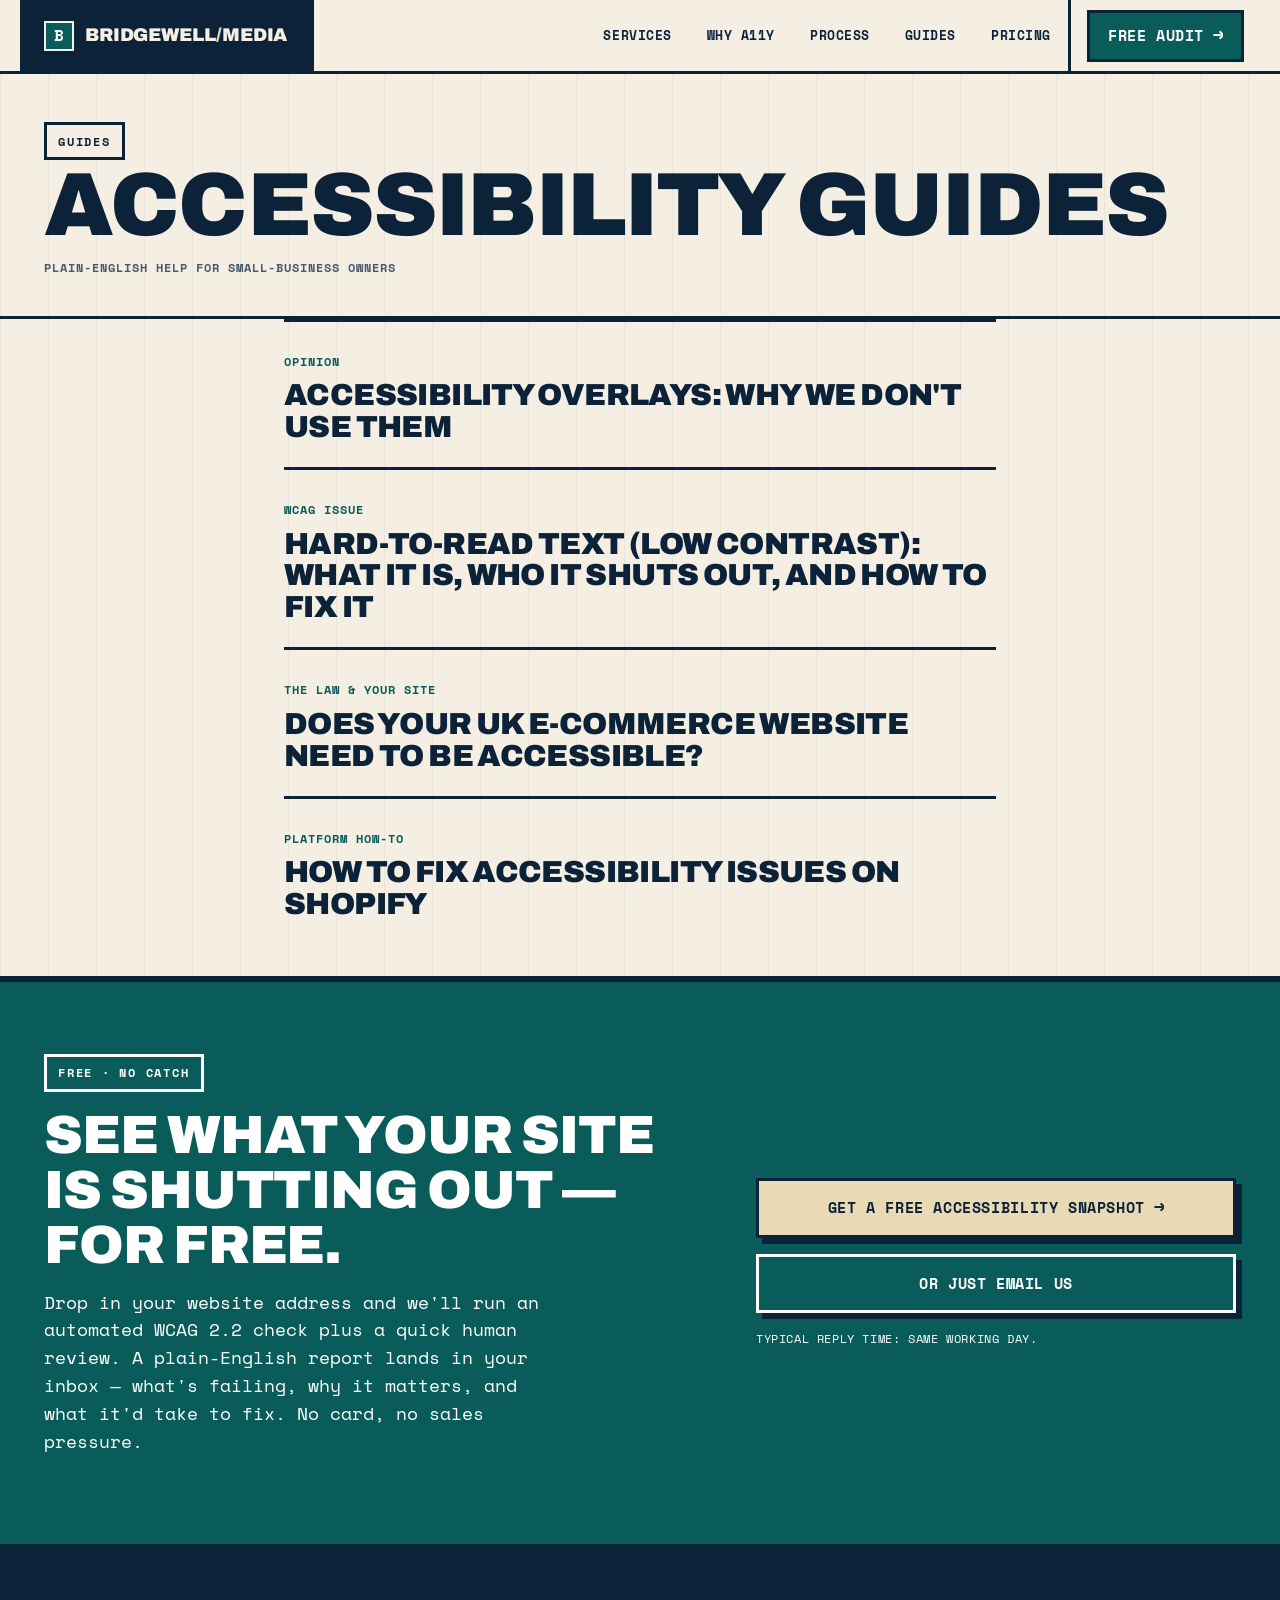
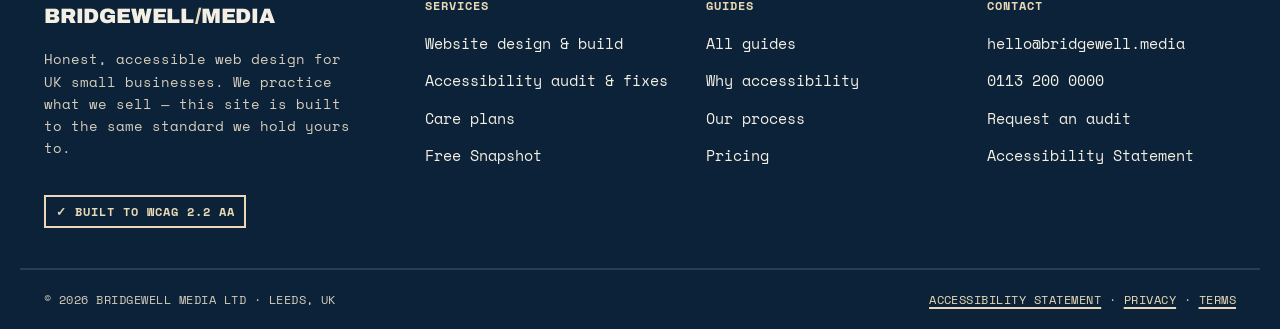
<file: articles/index.html>
<!DOCTYPE html>
<html lang="en-GB">
<head>
<meta charset="UTF-8">
<meta name="viewport" content="width=device-width, initial-scale=1.0">
<title>Accessibility guides — Bridgewell Media</title>
<meta name="description" content="Plain-English guides to web accessibility for UK small businesses: WCAG issues, platform how-tos, and the law — from Bridgewell Media. A free Accessibility">
<link rel="canonical" href="https://bridgewellmedia.com/articles/index.html">
<link rel="preconnect" href="https://fonts.googleapis.com">
<link rel="preconnect" href="https://fonts.gstatic.com" crossorigin>
<link href="https://fonts.googleapis.com/css2?family=Archivo:wght@700;900&family=Space+Mono:wght@400;700&display=swap" rel="stylesheet">
<link rel="stylesheet" href="/articles/articles.css">

</head>
<body>
<a class="skip" href="#main">Skip to main content</a>
<header class="topbar">
  <div class="topbar__inner">
    <a class="brand" href="/" aria-label="Bridgewell Media — home">
      <span class="brand__mark" aria-hidden="true">B</span>
      <span class="brand__name">Bridgewell<span>/</span>Media</span>
    </a>
    <nav class="nav" aria-label="Primary">
      <ul class="nav__links">
        <li><a href="/#services">Services</a></li>
        <li><a href="/#why">Why a11y</a></li>
        <li><a href="/#how">Process</a></li>
        <li><a href="/articles/">Guides</a></li>
        <li><a href="/#pricing">Pricing</a></li>
      </ul>
      <div class="nav__cta">
        <a class="btn btn--blue" href="/#snapshot">Free audit <span class="arrow" aria-hidden="true">&#8594;</span></a>
      </div>
    </nav>
  </div>
</header>
<main id="main">
<section class="band" style="padding:3rem 0 1rem;">
  <div class="wrap">
    <span class="eyebrow">Guides</span>
    <h1>Accessibility guides</h1>
    <p class="article__meta mono">Plain-English help for small-business owners</p>
  </div>
</section>
<section class="band"><div class="wrap" style="max-width:760px;padding-bottom:2rem;">
      <a href="/articles/accessibility-overlays-why-we-dont-use-them.html" style="display:block;border-top:3px solid var(--ink);padding:1.5rem 0;text-decoration:none;">
        <span class="mono" style="color:var(--teal);">Opinion</span>
        <h2 style="margin:.35rem 0 0;color:var(--ink);font-size:1.9rem;line-height:1.05;">Accessibility overlays: why we don&#x27;t use them</h2>
      </a>
      <a href="/articles/colour-contrast.html" style="display:block;border-top:3px solid var(--ink);padding:1.5rem 0;text-decoration:none;">
        <span class="mono" style="color:var(--teal);">WCAG issue</span>
        <h2 style="margin:.35rem 0 0;color:var(--ink);font-size:1.9rem;line-height:1.05;">Hard-to-read text (low contrast): what it is, who it shuts out, and how to fix it</h2>
      </a>
      <a href="/articles/does-your-e-commerce-site-need-to-be-accessible-uk.html" style="display:block;border-top:3px solid var(--ink);padding:1.5rem 0;text-decoration:none;">
        <span class="mono" style="color:var(--teal);">The law &amp; your site</span>
        <h2 style="margin:.35rem 0 0;color:var(--ink);font-size:1.9rem;line-height:1.05;">Does your UK e-commerce website need to be accessible?</h2>
      </a>
      <a href="/articles/how-to-fix-accessibility-on-shopify.html" style="display:block;border-top:3px solid var(--ink);padding:1.5rem 0;text-decoration:none;">
        <span class="mono" style="color:var(--teal);">Platform how-to</span>
        <h2 style="margin:.35rem 0 0;color:var(--ink);font-size:1.9rem;line-height:1.05;">How to Fix Accessibility Issues on Shopify</h2>
      </a>
</div></section>
<section class="finalcta" aria-labelledby="final-h">
  <div class="finalcta__inner wrap" style="padding-left:24px;padding-right:24px;max-width:1240px;">
    <div>
      <span class="eyebrow" style="background:var(--teal);color:#FFFFFF;border-color:#FFFFFF;">Free &middot; No catch</span>
      <h2 id="final-h" style="margin-top:1rem;">See what your site is shutting out — for free.</h2>
      <p>Drop in your website address and we'll run an automated WCAG 2.2 check plus a quick human review. A plain-English report lands in your inbox — what's failing, why it matters, and what it'd take to fix. No card, no sales pressure.</p>
    </div>
    <div class="finalcta__act">
      <a class="btn btn--sun" href="/#snapshot">Get a free Accessibility Snapshot <span class="arrow" aria-hidden="true">&#8594;</span></a>
      <a class="btn btn--ghost" href="mailto:hello@bridgewell.media" style="border-color:#FFFFFF;color:#FFFFFF;background:transparent;">Or just email us</a>
      <span class="finalcta__note">Typical reply time: same working day.</span>
    </div>
  </div>
</section>
</main>
<footer aria-labelledby="foot-h">
  <h2 id="foot-h" class="skip">Footer</h2>
  <div class="foot__grid wrap" style="padding-left:24px;padding-right:24px;max-width:1240px;">
    <div class="foot__brand">
      <span class="brand__name" style="font-family:'Archivo';font-weight:900;text-transform:uppercase;font-size:1.3rem;">Bridgewell<span>/</span>Media</span>
      <p>Honest, accessible web design for UK small businesses. We practice what we sell — this site is built to the same standard we hold yours to.</p>
      <span class="a11y-badge mono" style="margin-top:1.2rem;"><span aria-hidden="true">&#10003;</span> Built to WCAG 2.2 AA</span>
    </div>
    <div class="foot__col">
      <h4>Services</h4>
      <ul>
        <li><a href="/#services">Website design &amp; build</a></li>
        <li><a href="/#services">Accessibility audit &amp; fixes</a></li>
        <li><a href="/#services">Care plans</a></li>
        <li><a href="/#snapshot">Free Snapshot</a></li>
      </ul>
    </div>
    <div class="foot__col">
      <h4>Guides</h4>
      <ul>
        <li><a href="/articles/">All guides</a></li>
        <li><a href="/#why">Why accessibility</a></li>
        <li><a href="/#how">Our process</a></li>
        <li><a href="/#pricing">Pricing</a></li>
      </ul>
    </div>
    <div class="foot__col">
      <h4>Contact</h4>
      <ul>
        <li><a href="mailto:hello@bridgewell.media">hello@bridgewell.media</a></li>
        <li><a href="tel:+441132000000">0113 200 0000</a></li>
        <li><a href="/#snapshot">Request an audit</a></li>
        <li><a href="/#accessibility-statement">Accessibility Statement</a></li>
      </ul>
    </div>
  </div>
  <div class="foot__bar wrap" style="padding-left:24px;padding-right:24px;max-width:1240px;">
    <span>&copy; 2026 Bridgewell Media Ltd &middot; Leeds, UK</span>
    <span><a href="/#accessibility-statement">Accessibility Statement</a> &middot; <a href="/#">Privacy</a> &middot; <a href="/#">Terms</a></span>
  </div>
</footer>
</body>
</html>
</file>
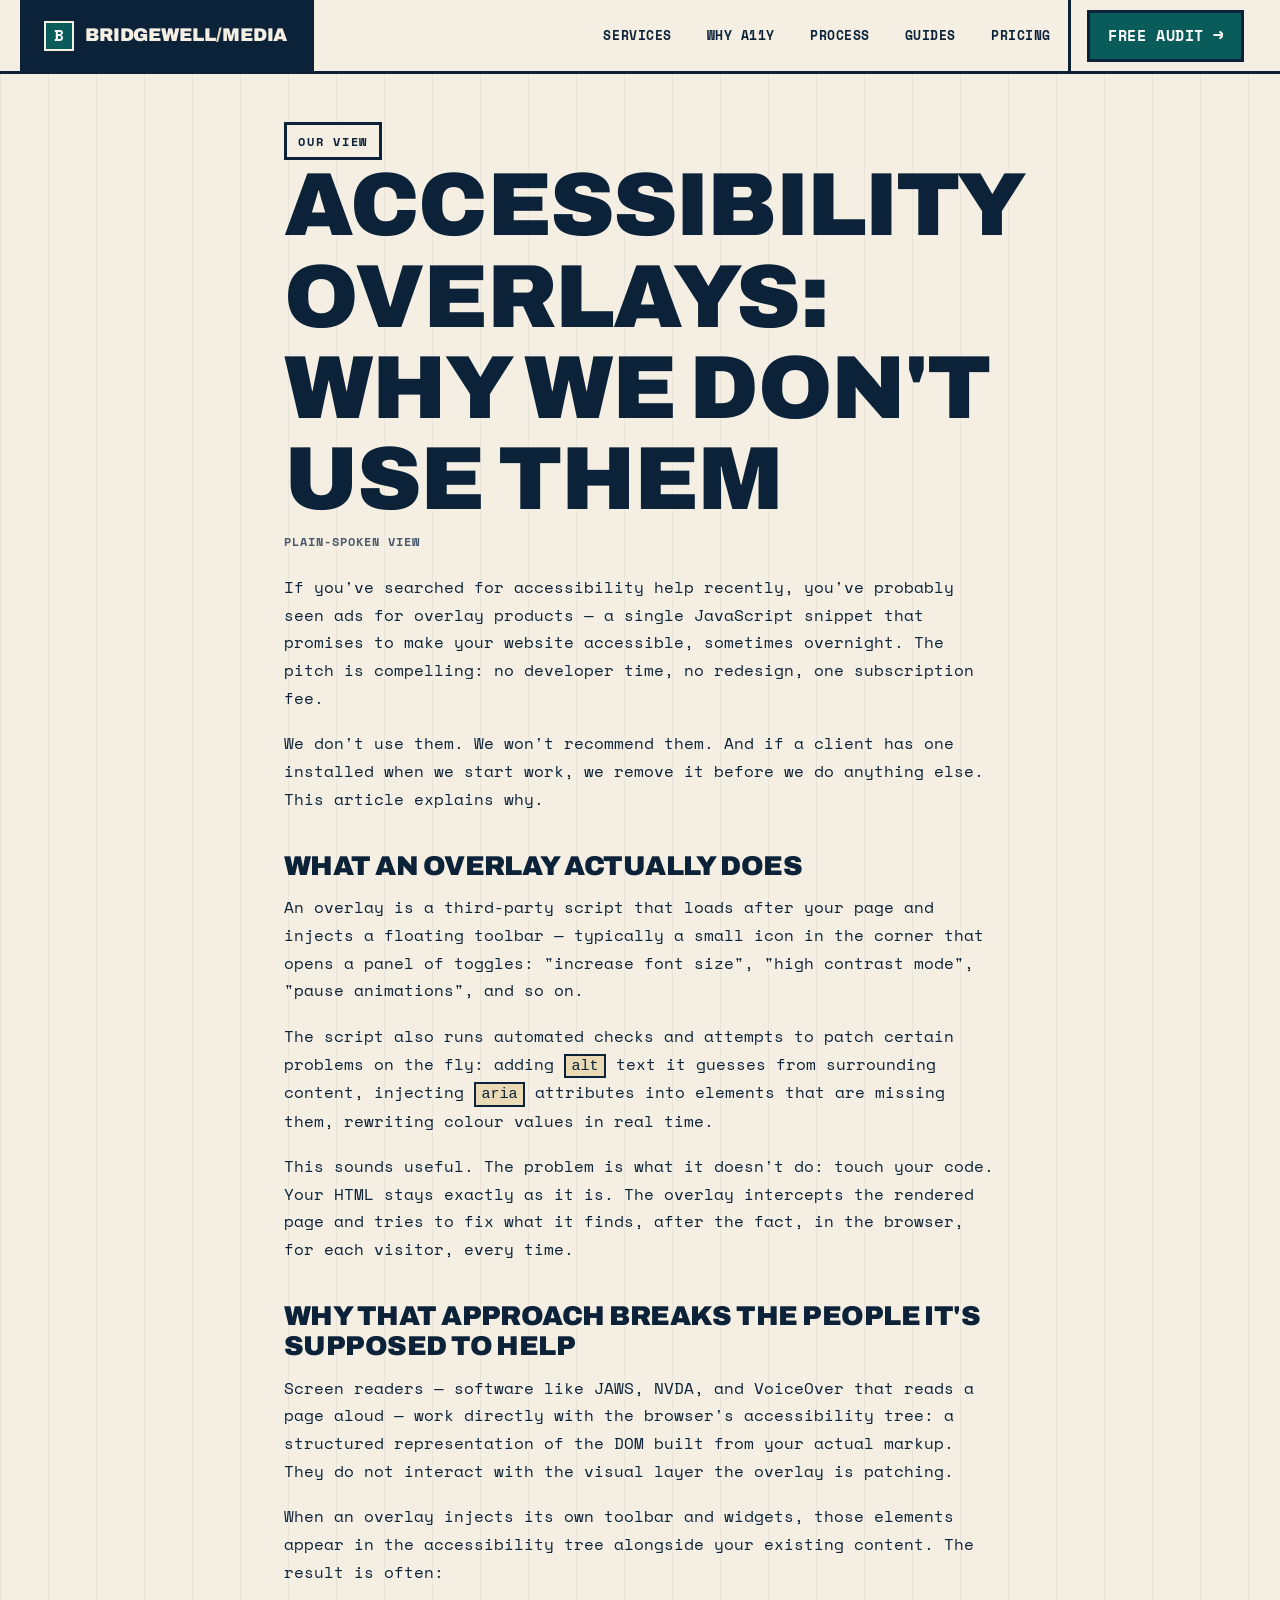
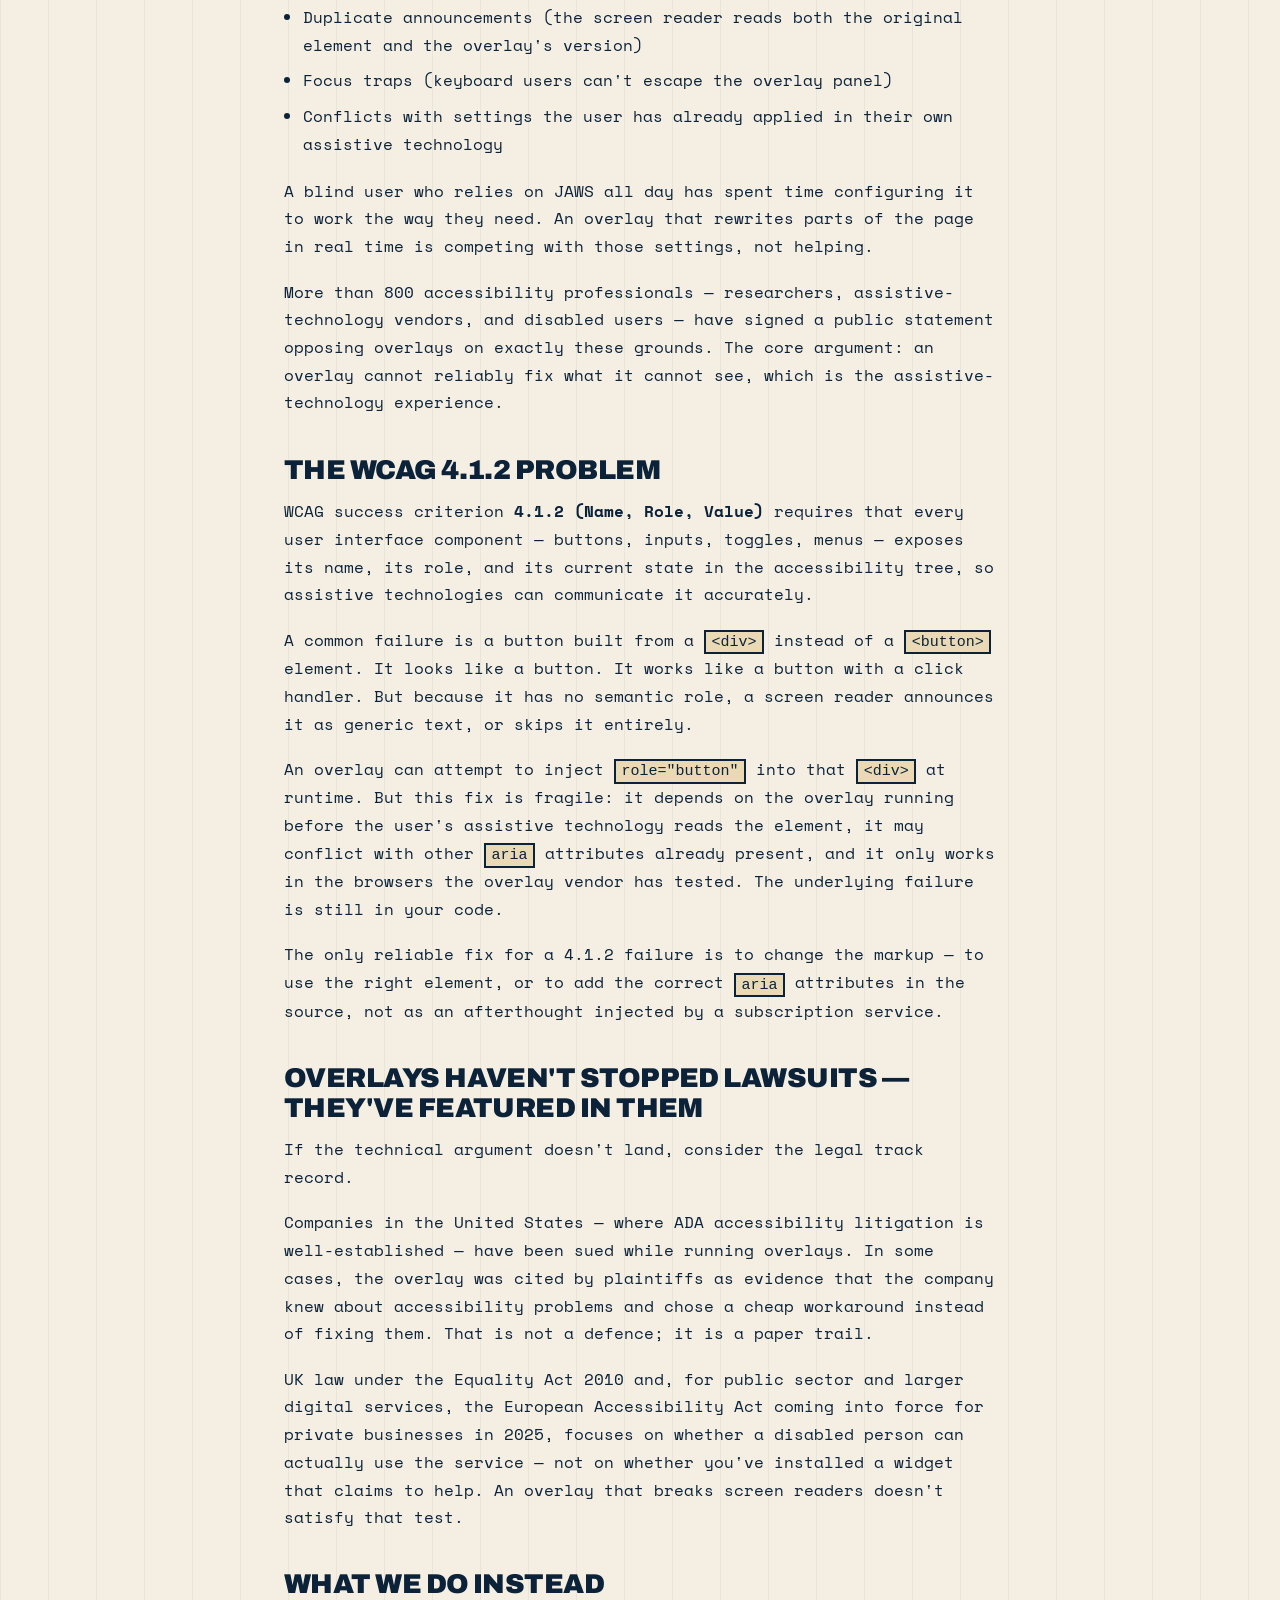
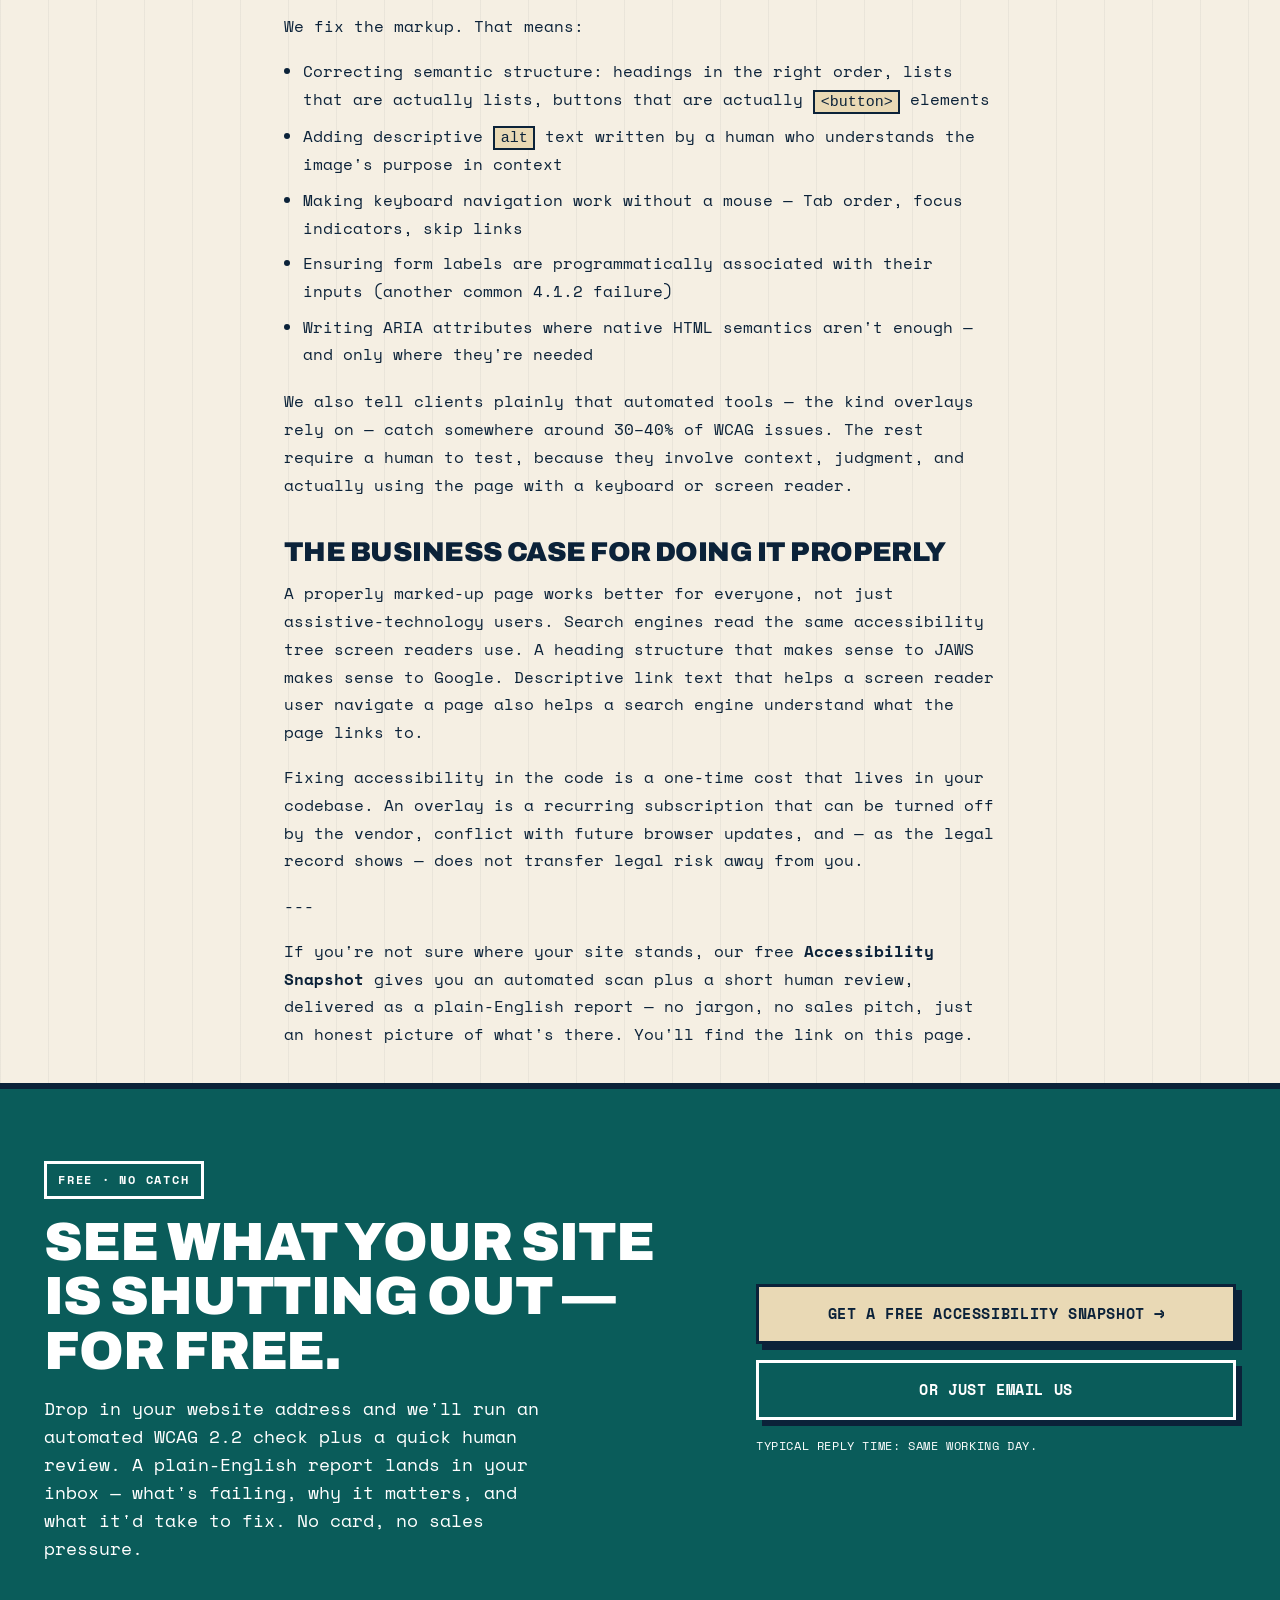
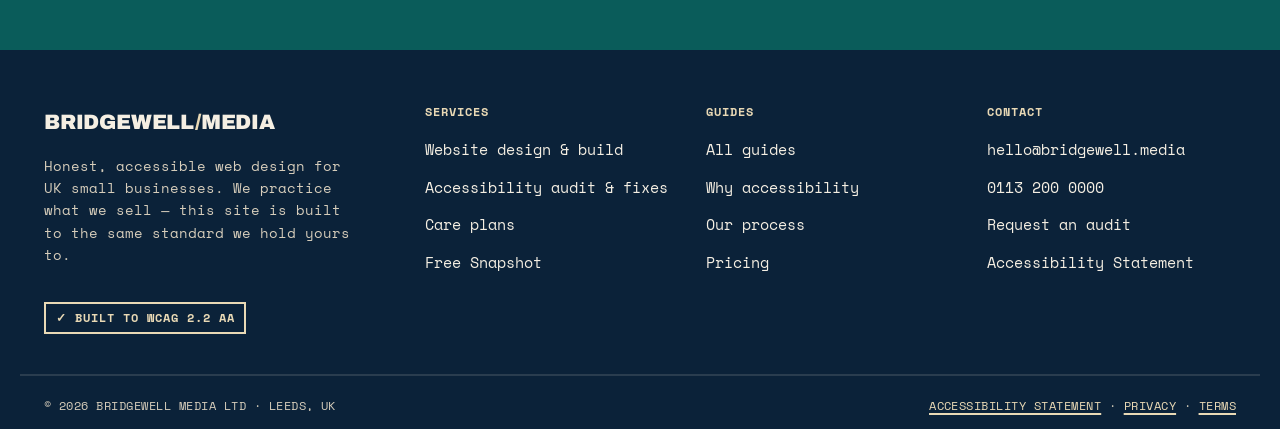
<file: articles/accessibility-overlays-why-we-dont-use-them.html>
<!DOCTYPE html>
<html lang="en-GB">
<head>
<meta charset="UTF-8">
<meta name="viewport" content="width=device-width, initial-scale=1.0">
<title>Accessibility overlays: why we don&#x27;t use them — Bridgewell Media</title>
<meta name="description" content="Accessibility overlays promise a quick fix but routinely break screen readers, attract lawsuits, and don&#x27;t satisfy WCAG. Here&#x27;s why we fix the code instead.">
<link rel="canonical" href="https://bridgewellmedia.com/articles/accessibility-overlays-why-we-dont-use-them.html">
<link rel="preconnect" href="https://fonts.googleapis.com">
<link rel="preconnect" href="https://fonts.gstatic.com" crossorigin>
<link href="https://fonts.googleapis.com/css2?family=Archivo:wght@700;900&family=Space+Mono:wght@400;700&display=swap" rel="stylesheet">
<link rel="stylesheet" href="/articles/articles.css">
<script type="application/ld+json">{"@context": "https://schema.org", "@type": "Article", "headline": "Accessibility overlays: why we don't use them", "description": "Accessibility overlays promise a quick fix but routinely break screen readers, attract lawsuits, and don't satisfy WCAG. Here's why we fix the code instead.", "about": "Web accessibility", "author": {"@type": "Organization", "name": "Bridgewell Media"}, "publisher": {"@type": "Organization", "name": "Bridgewell Media"}, "mainEntityOfPage": "https://bridgewellmedia.com/articles/accessibility-overlays-why-we-dont-use-them.html"}</script>
<script type="application/ld+json">{"@context": "https://schema.org", "@type": "FAQPage", "mainEntity": [{"@type": "Question", "name": "Do accessibility overlays make a website legally compliant?", "acceptedAnswer": {"@type": "Answer", "text": "No. UK and EU courts have accepted overlay-equipped sites as evidence of non-compliance. The Equality Act 2010 and the European Accessibility Act focus on whether disabled users can actually use the site — not on whether a widget is present."}}, {"@type": "Question", "name": "Why do screen reader users dislike overlays?", "acceptedAnswer": {"@type": "Answer", "text": "Screen readers communicate directly with the browser's DOM. An overlay sits on top and often injects elements that conflict with the user's own assistive-technology settings, producing duplicate announcements, focus traps, or silent buttons."}}, {"@type": "Question", "name": "Can an overlay fix WCAG 4.1.2 failures?", "acceptedAnswer": {"@type": "Answer", "text": "Rarely. WCAG 4.1.2 requires that name, role, and value be correct in the underlying markup. An overlay can visually relabel a button but cannot reliably rewrite the accessibility tree in a way all assistive technologies interpret consistently."}}, {"@type": "Question", "name": "What's the alternative to an accessibility overlay?", "acceptedAnswer": {"@type": "Answer", "text": "Fix the actual HTML, CSS, and JavaScript. It takes more work upfront but it's the only approach that holds up under a WCAG audit, works with every assistive technology, and doesn't introduce new problems for the people you're trying to help."}}]}</script>
</head>
<body>
<a class="skip" href="#main">Skip to main content</a>
<header class="topbar">
  <div class="topbar__inner">
    <a class="brand" href="/" aria-label="Bridgewell Media — home">
      <span class="brand__mark" aria-hidden="true">B</span>
      <span class="brand__name">Bridgewell<span>/</span>Media</span>
    </a>
    <nav class="nav" aria-label="Primary">
      <ul class="nav__links">
        <li><a href="/#services">Services</a></li>
        <li><a href="/#why">Why a11y</a></li>
        <li><a href="/#how">Process</a></li>
        <li><a href="/articles/">Guides</a></li>
        <li><a href="/#pricing">Pricing</a></li>
      </ul>
      <div class="nav__cta">
        <a class="btn btn--blue" href="/#snapshot">Free audit <span class="arrow" aria-hidden="true">&#8594;</span></a>
      </div>
    </nav>
  </div>
</header>
<main id="main">
<article class="article band">
  <div class="wrap">
    <span class="eyebrow">Our view</span>
    <h1>Accessibility overlays: why we don&#x27;t use them</h1>
    <p class="article__meta mono">Plain-spoken view</p>
    <div class="prose">
<p>If you've searched for accessibility help recently, you've probably seen ads for overlay products — a single JavaScript snippet that promises to make your website accessible, sometimes overnight. The pitch is compelling: no developer time, no redesign, one subscription fee.</p>
<p>We don't use them. We won't recommend them. And if a client has one installed when we start work, we remove it before we do anything else. This article explains why.</p>
<h2>What an overlay actually does</h2>
<p>An overlay is a third-party script that loads after your page and injects a floating toolbar — typically a small icon in the corner that opens a panel of toggles: "increase font size", "high contrast mode", "pause animations", and so on.</p>
<p>The script also runs automated checks and attempts to patch certain problems on the fly: adding <code>alt</code> text it guesses from surrounding content, injecting <code>aria</code> attributes into elements that are missing them, rewriting colour values in real time.</p>
<p>This sounds useful. The problem is what it doesn't do: touch your code. Your HTML stays exactly as it is. The overlay intercepts the rendered page and tries to fix what it finds, after the fact, in the browser, for each visitor, every time.</p>
<h2>Why that approach breaks the people it's supposed to help</h2>
<p>Screen readers — software like JAWS, NVDA, and VoiceOver that reads a page aloud — work directly with the browser's accessibility tree: a structured representation of the DOM built from your actual markup. They do not interact with the visual layer the overlay is patching.</p>
<p>When an overlay injects its own toolbar and widgets, those elements appear in the accessibility tree alongside your existing content. The result is often:</p>
<ul><li>Duplicate announcements (the screen reader reads both the original element and the overlay's version)</li><li>Focus traps (keyboard users can't escape the overlay panel)</li><li>Conflicts with settings the user has already applied in their own assistive technology</li></ul>
<p>A blind user who relies on JAWS all day has spent time configuring it to work the way they need. An overlay that rewrites parts of the page in real time is competing with those settings, not helping.</p>
<p>More than 800 accessibility professionals — researchers, assistive-technology vendors, and disabled users — have signed a public statement opposing overlays on exactly these grounds. The core argument: an overlay cannot reliably fix what it cannot see, which is the assistive-technology experience.</p>
<h2>The WCAG 4.1.2 problem</h2>
<p>WCAG success criterion <strong>4.1.2 (Name, Role, Value)</strong> requires that every user interface component — buttons, inputs, toggles, menus — exposes its name, its role, and its current state in the accessibility tree, so assistive technologies can communicate it accurately.</p>
<p>A common failure is a button built from a <code>&lt;div&gt;</code> instead of a <code>&lt;button&gt;</code> element. It looks like a button. It works like a button with a click handler. But because it has no semantic role, a screen reader announces it as generic text, or skips it entirely.</p>
<p>An overlay can attempt to inject <code>role="button"</code> into that <code>&lt;div&gt;</code> at runtime. But this fix is fragile: it depends on the overlay running before the user's assistive technology reads the element, it may conflict with other <code>aria</code> attributes already present, and it only works in the browsers the overlay vendor has tested. The underlying failure is still in your code.</p>
<p>The only reliable fix for a 4.1.2 failure is to change the markup — to use the right element, or to add the correct <code>aria</code> attributes in the source, not as an afterthought injected by a subscription service.</p>
<h2>Overlays haven't stopped lawsuits — they've featured in them</h2>
<p>If the technical argument doesn't land, consider the legal track record.</p>
<p>Companies in the United States — where ADA accessibility litigation is well-established — have been sued while running overlays. In some cases, the overlay was cited by plaintiffs as evidence that the company knew about accessibility problems and chose a cheap workaround instead of fixing them. That is not a defence; it is a paper trail.</p>
<p>UK law under the Equality Act 2010 and, for public sector and larger digital services, the European Accessibility Act coming into force for private businesses in 2025, focuses on whether a disabled person can actually use the service — not on whether you've installed a widget that claims to help. An overlay that breaks screen readers doesn't satisfy that test.</p>
<h2>What we do instead</h2>
<p>We fix the markup. That means:</p>
<ul><li>Correcting semantic structure: headings in the right order, lists that are actually lists, buttons that are actually <code>&lt;button&gt;</code> elements</li><li>Adding descriptive <code>alt</code> text written by a human who understands the image's purpose in context</li><li>Making keyboard navigation work without a mouse — Tab order, focus indicators, skip links</li><li>Ensuring form labels are programmatically associated with their inputs (another common 4.1.2 failure)</li><li>Writing ARIA attributes where native HTML semantics aren't enough — and only where they're needed</li></ul>
<p>We also tell clients plainly that automated tools — the kind overlays rely on — catch somewhere around 30–40% of WCAG issues. The rest require a human to test, because they involve context, judgment, and actually using the page with a keyboard or screen reader.</p>
<h2>The business case for doing it properly</h2>
<p>A properly marked-up page works better for everyone, not just assistive-technology users. Search engines read the same accessibility tree screen readers use. A heading structure that makes sense to JAWS makes sense to Google. Descriptive link text that helps a screen reader user navigate a page also helps a search engine understand what the page links to.</p>
<p>Fixing accessibility in the code is a one-time cost that lives in your codebase. An overlay is a recurring subscription that can be turned off by the vendor, conflict with future browser updates, and — as the legal record shows — does not transfer legal risk away from you.</p>
<p>---</p>
<p>If you're not sure where your site stands, our free <strong>Accessibility Snapshot</strong> gives you an automated scan plus a short human review, delivered as a plain-English report — no jargon, no sales pitch, just an honest picture of what's there. You'll find the link on this page.</p>
    </div>

  </div>
</article>
<section class="finalcta" aria-labelledby="final-h">
  <div class="finalcta__inner wrap" style="padding-left:24px;padding-right:24px;max-width:1240px;">
    <div>
      <span class="eyebrow" style="background:var(--teal);color:#FFFFFF;border-color:#FFFFFF;">Free &middot; No catch</span>
      <h2 id="final-h" style="margin-top:1rem;">See what your site is shutting out — for free.</h2>
      <p>Drop in your website address and we'll run an automated WCAG 2.2 check plus a quick human review. A plain-English report lands in your inbox — what's failing, why it matters, and what it'd take to fix. No card, no sales pressure.</p>
    </div>
    <div class="finalcta__act">
      <a class="btn btn--sun" href="/#snapshot">Get a free Accessibility Snapshot <span class="arrow" aria-hidden="true">&#8594;</span></a>
      <a class="btn btn--ghost" href="mailto:hello@bridgewell.media" style="border-color:#FFFFFF;color:#FFFFFF;background:transparent;">Or just email us</a>
      <span class="finalcta__note">Typical reply time: same working day.</span>
    </div>
  </div>
</section>
</main>
<footer aria-labelledby="foot-h">
  <h2 id="foot-h" class="skip">Footer</h2>
  <div class="foot__grid wrap" style="padding-left:24px;padding-right:24px;max-width:1240px;">
    <div class="foot__brand">
      <span class="brand__name" style="font-family:'Archivo';font-weight:900;text-transform:uppercase;font-size:1.3rem;">Bridgewell<span>/</span>Media</span>
      <p>Honest, accessible web design for UK small businesses. We practice what we sell — this site is built to the same standard we hold yours to.</p>
      <span class="a11y-badge mono" style="margin-top:1.2rem;"><span aria-hidden="true">&#10003;</span> Built to WCAG 2.2 AA</span>
    </div>
    <div class="foot__col">
      <h4>Services</h4>
      <ul>
        <li><a href="/#services">Website design &amp; build</a></li>
        <li><a href="/#services">Accessibility audit &amp; fixes</a></li>
        <li><a href="/#services">Care plans</a></li>
        <li><a href="/#snapshot">Free Snapshot</a></li>
      </ul>
    </div>
    <div class="foot__col">
      <h4>Guides</h4>
      <ul>
        <li><a href="/articles/">All guides</a></li>
        <li><a href="/#why">Why accessibility</a></li>
        <li><a href="/#how">Our process</a></li>
        <li><a href="/#pricing">Pricing</a></li>
      </ul>
    </div>
    <div class="foot__col">
      <h4>Contact</h4>
      <ul>
        <li><a href="mailto:hello@bridgewell.media">hello@bridgewell.media</a></li>
        <li><a href="tel:+441132000000">0113 200 0000</a></li>
        <li><a href="/#snapshot">Request an audit</a></li>
        <li><a href="/#accessibility-statement">Accessibility Statement</a></li>
      </ul>
    </div>
  </div>
  <div class="foot__bar wrap" style="padding-left:24px;padding-right:24px;max-width:1240px;">
    <span>&copy; 2026 Bridgewell Media Ltd &middot; Leeds, UK</span>
    <span><a href="/#accessibility-statement">Accessibility Statement</a> &middot; <a href="/#">Privacy</a> &middot; <a href="/#">Terms</a></span>
  </div>
</footer>
</body>
</html>
</file>
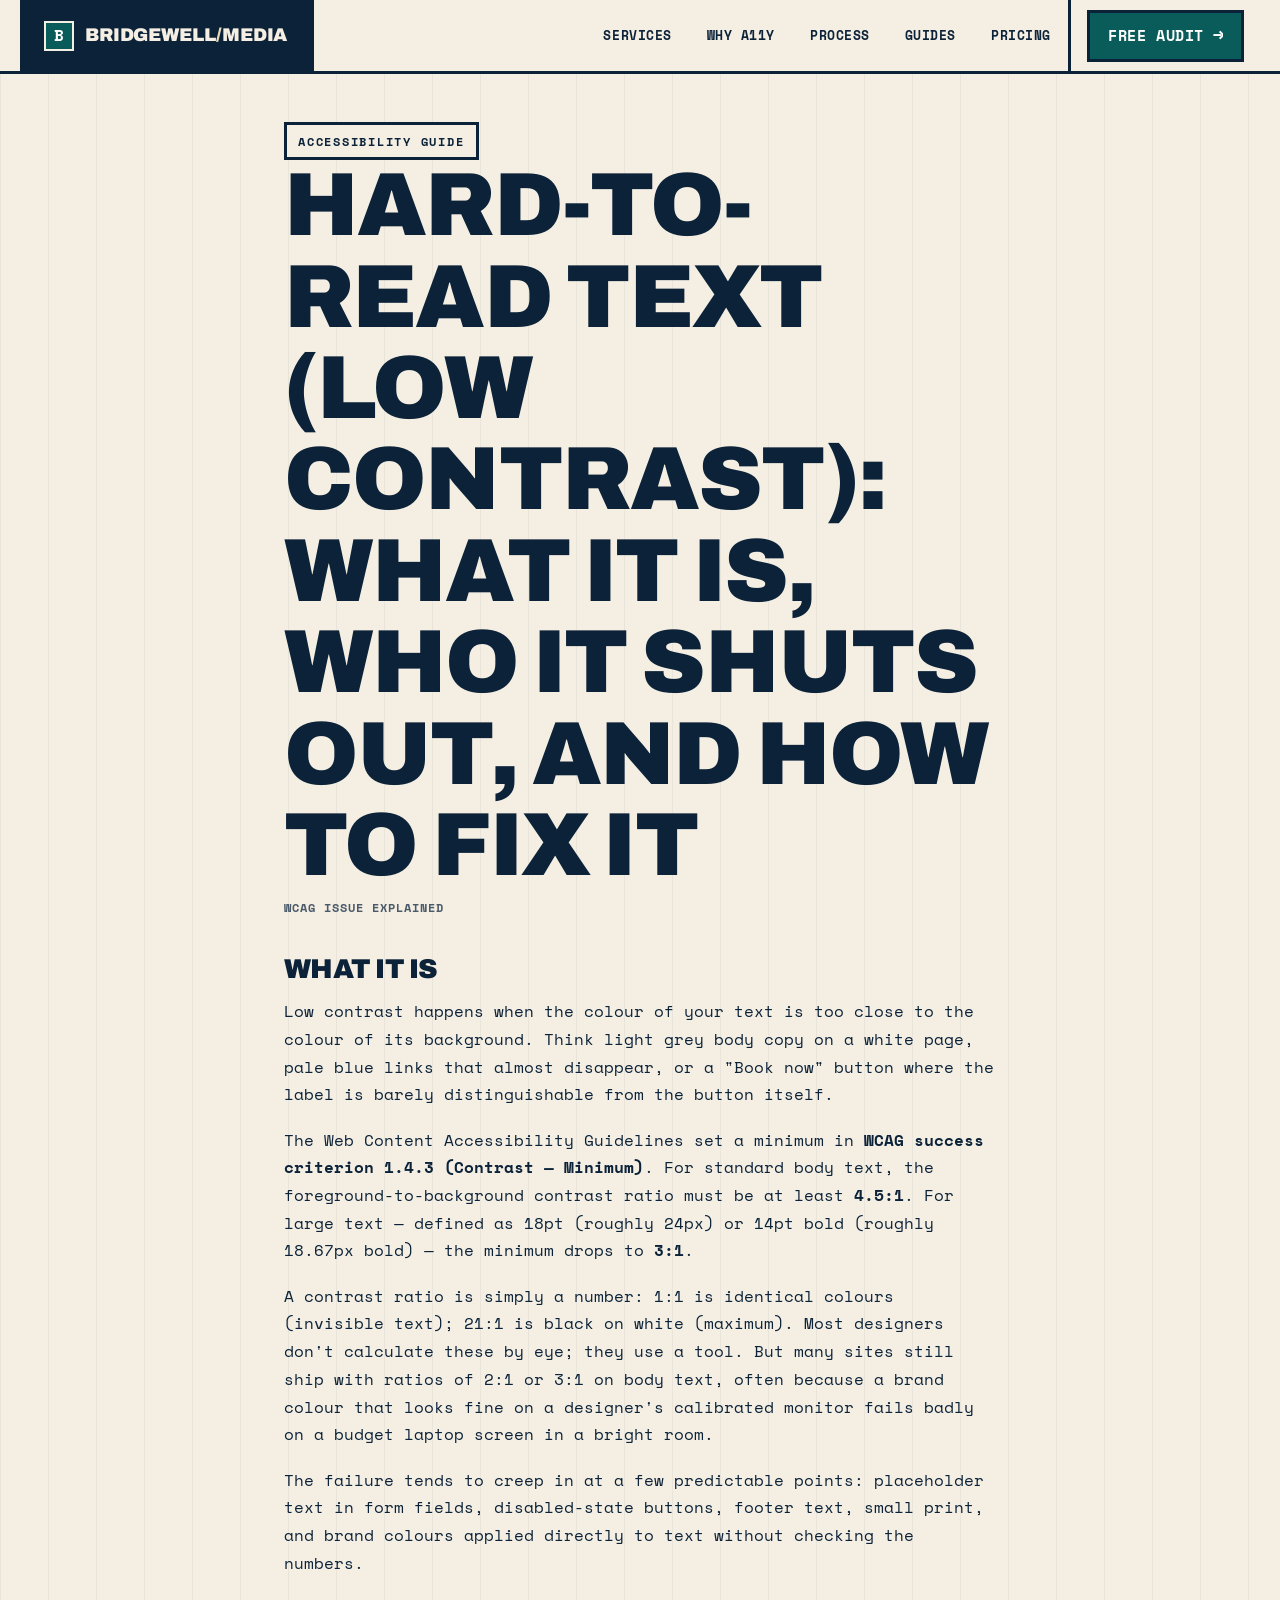
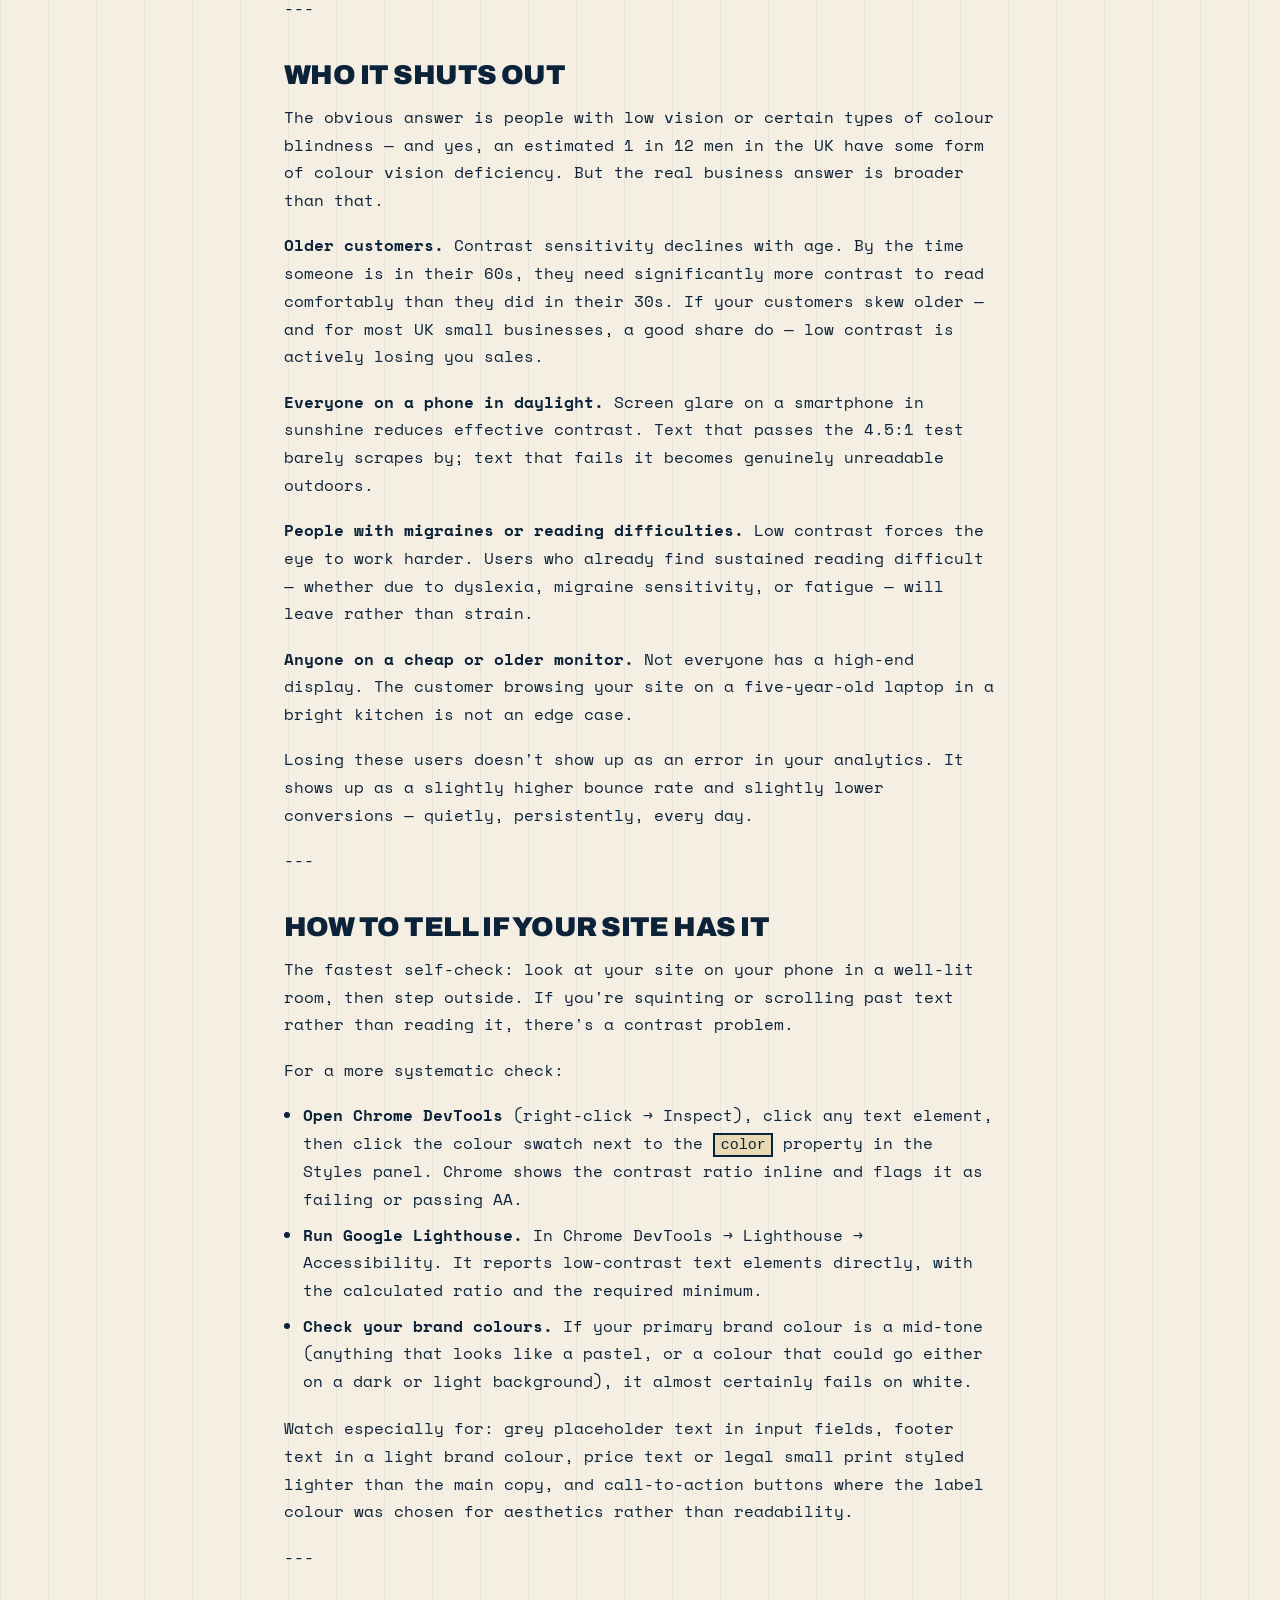
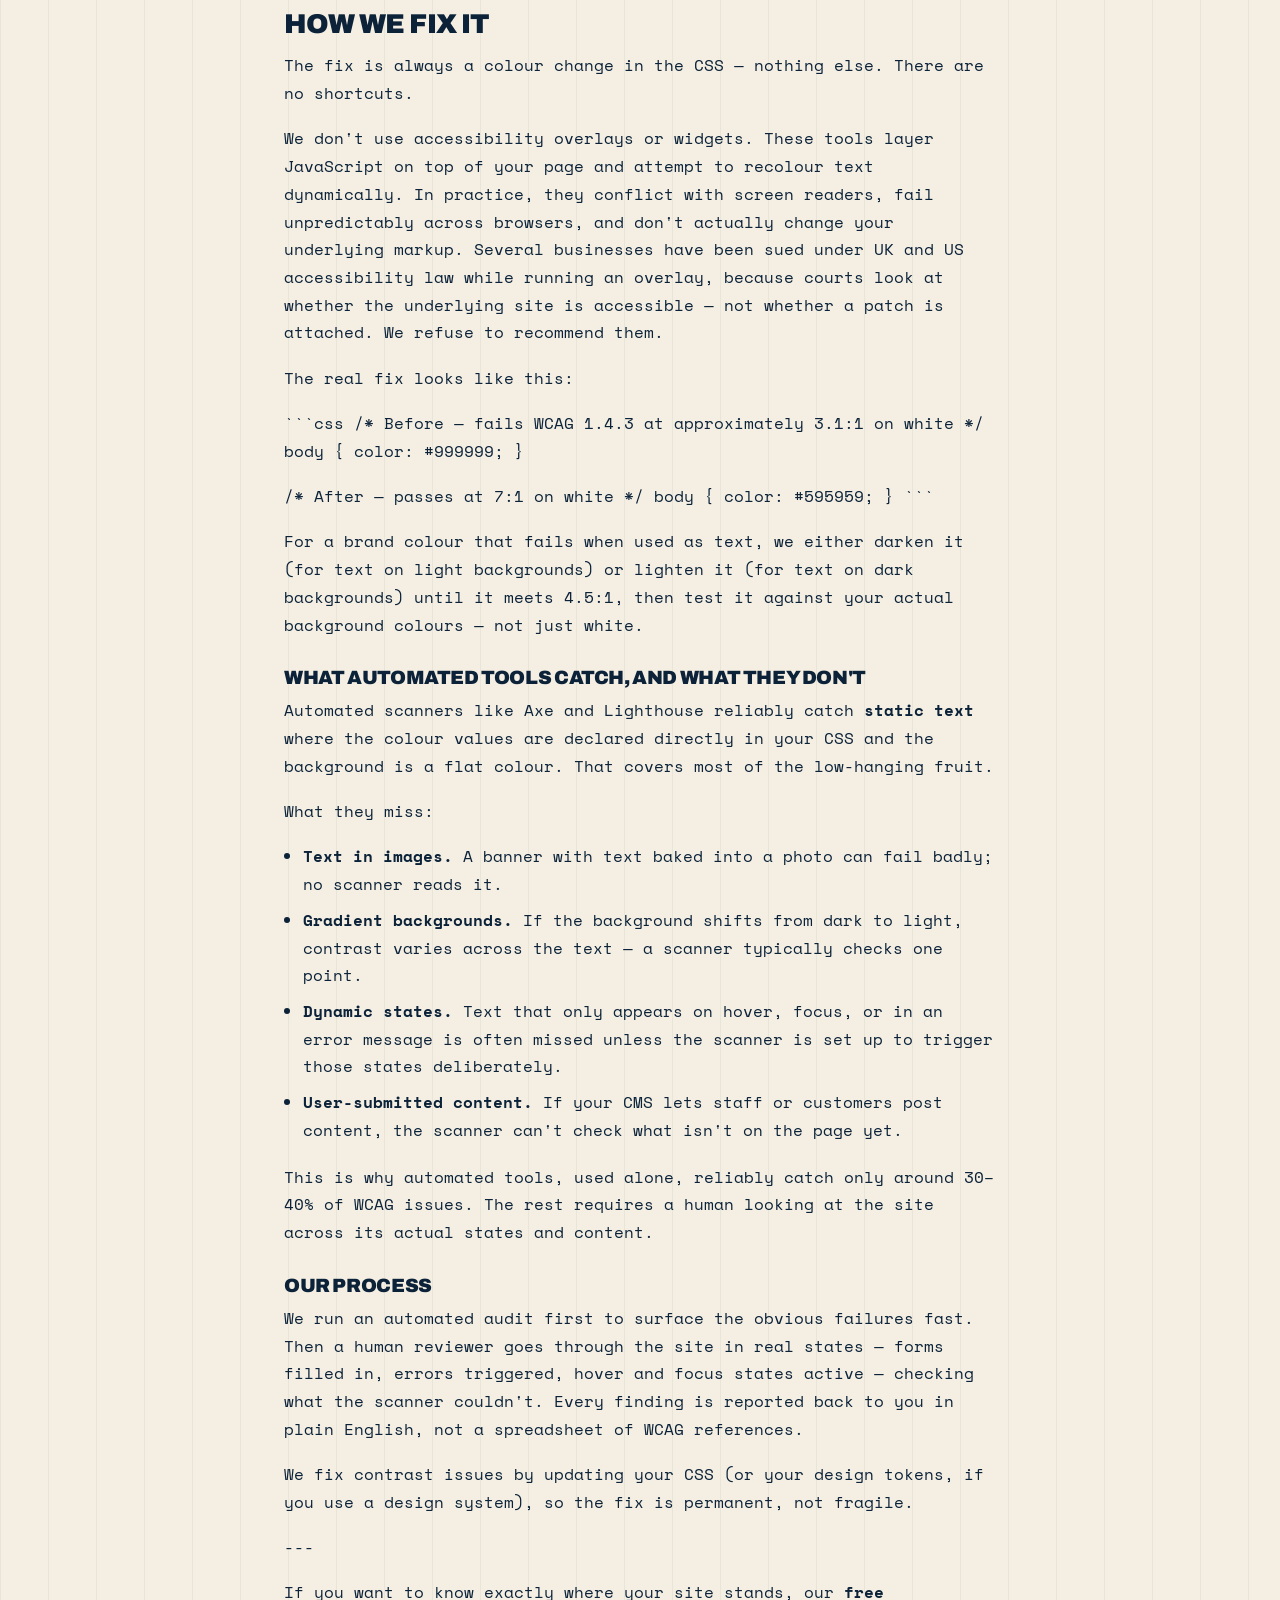
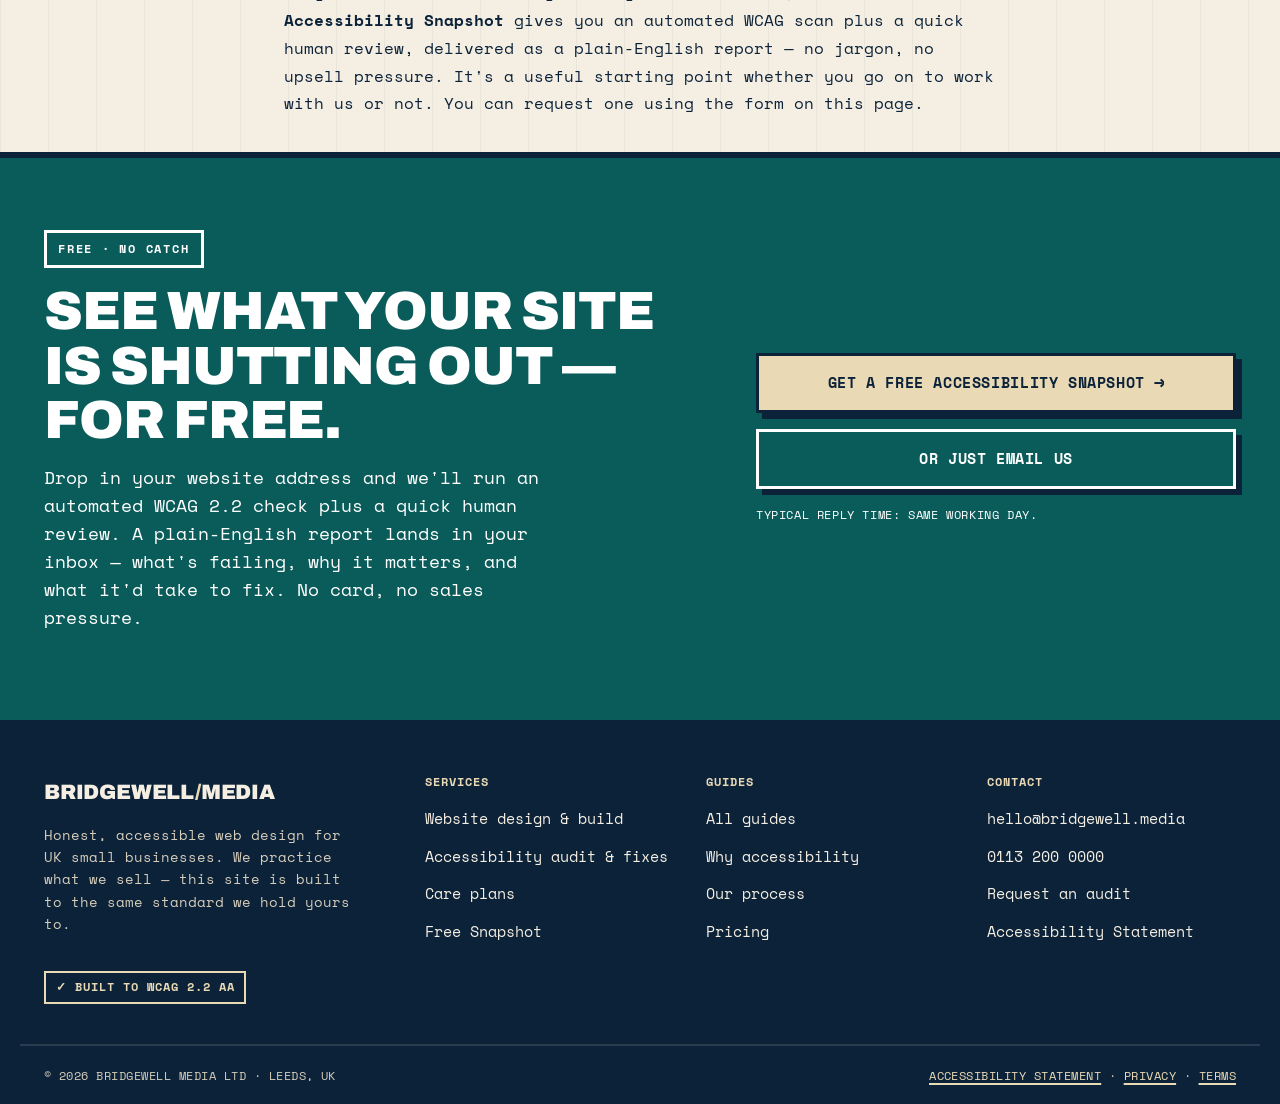
<file: articles/colour-contrast.html>
<!DOCTYPE html>
<html lang="en-GB">
<head>
<meta charset="UTF-8">
<meta name="viewport" content="width=device-width, initial-scale=1.0">
<title>Hard-to-read text (low contrast): what it is, who it shuts out, and how to fix it — Bridgewell Media</title>
<meta name="description" content="Light grey on white, faded buttons, barely-there links — low contrast text loses you customers. Here&#x27;s what WCAG 1.4.3 requires and how to fix it properly.">
<link rel="canonical" href="https://bridgewellmedia.com/articles/colour-contrast.html">
<link rel="preconnect" href="https://fonts.googleapis.com">
<link rel="preconnect" href="https://fonts.gstatic.com" crossorigin>
<link href="https://fonts.googleapis.com/css2?family=Archivo:wght@700;900&family=Space+Mono:wght@400;700&display=swap" rel="stylesheet">
<link rel="stylesheet" href="/articles/articles.css">
<script type="application/ld+json">{"@context": "https://schema.org", "@type": "Article", "headline": "Hard-to-read text (low contrast): what it is, who it shuts out, and how to fix it", "description": "Light grey on white, faded buttons, barely-there links — low contrast text loses you customers. Here's what WCAG 1.4.3 requires and how to fix it properly.", "about": "Web accessibility", "author": {"@type": "Organization", "name": "Bridgewell Media"}, "publisher": {"@type": "Organization", "name": "Bridgewell Media"}, "mainEntityOfPage": "https://bridgewellmedia.com/articles/colour-contrast.html"}</script>
<script type="application/ld+json">{"@context": "https://schema.org", "@type": "FAQPage", "mainEntity": [{"@type": "Question", "name": "What contrast ratio does my text actually need to pass?", "acceptedAnswer": {"@type": "Answer", "text": "Most body text needs a contrast ratio of at least 4.5:1 against its background (WCAG 1.4.3). Large text — 18pt or 14pt bold — only needs 3:1. These are minimums, not targets; higher contrast is always better for readability."}}, {"@type": "Question", "name": "Will an accessibility overlay or widget fix my contrast issues?", "acceptedAnswer": {"@type": "Answer", "text": "No. Overlays sit on top of your page and cannot reliably recolour text across all browsers and screen readers. They frequently conflict with assistive technology, and several businesses have faced legal action despite having one installed. The only real fix is changing the colours in your CSS."}}, {"@type": "Question", "name": "Can an automated scan tell me if all my contrast is compliant?", "acceptedAnswer": {"@type": "Answer", "text": "Automated tools catch a reliable portion of contrast failures — roughly 30–40% of WCAG issues overall — but they can miss text inside images, certain gradient backgrounds, or text that only appears in specific states (hover, focus, error). A human review catches what the scanner doesn't."}}, {"@type": "Question", "name": "Does this affect my Google ranking?", "acceptedAnswer": {"@type": "Answer", "text": "Not directly, but indirectly yes. Poor readability pushes up bounce rate and reduces time on page — both signals that correlate with lower rankings. Google's own Lighthouse audit flags low contrast as a usability issue."}}]}</script>
</head>
<body>
<a class="skip" href="#main">Skip to main content</a>
<header class="topbar">
  <div class="topbar__inner">
    <a class="brand" href="/" aria-label="Bridgewell Media — home">
      <span class="brand__mark" aria-hidden="true">B</span>
      <span class="brand__name">Bridgewell<span>/</span>Media</span>
    </a>
    <nav class="nav" aria-label="Primary">
      <ul class="nav__links">
        <li><a href="/#services">Services</a></li>
        <li><a href="/#why">Why a11y</a></li>
        <li><a href="/#how">Process</a></li>
        <li><a href="/articles/">Guides</a></li>
        <li><a href="/#pricing">Pricing</a></li>
      </ul>
      <div class="nav__cta">
        <a class="btn btn--blue" href="/#snapshot">Free audit <span class="arrow" aria-hidden="true">&#8594;</span></a>
      </div>
    </nav>
  </div>
</header>
<main id="main">
<article class="article band">
  <div class="wrap">
    <span class="eyebrow">Accessibility guide</span>
    <h1>Hard-to-read text (low contrast): what it is, who it shuts out, and how to fix it</h1>
    <p class="article__meta mono">WCAG issue explained</p>
    <div class="prose">
<h2>What it is</h2>
<p>Low contrast happens when the colour of your text is too close to the colour of its background. Think light grey body copy on a white page, pale blue links that almost disappear, or a "Book now" button where the label is barely distinguishable from the button itself.</p>
<p>The Web Content Accessibility Guidelines set a minimum in <strong>WCAG success criterion 1.4.3 (Contrast — Minimum)</strong>. For standard body text, the foreground-to-background contrast ratio must be at least <strong>4.5:1</strong>. For large text — defined as 18pt (roughly 24px) or 14pt bold (roughly 18.67px bold) — the minimum drops to <strong>3:1</strong>.</p>
<p>A contrast ratio is simply a number: 1:1 is identical colours (invisible text); 21:1 is black on white (maximum). Most designers don't calculate these by eye; they use a tool. But many sites still ship with ratios of 2:1 or 3:1 on body text, often because a brand colour that looks fine on a designer's calibrated monitor fails badly on a budget laptop screen in a bright room.</p>
<p>The failure tends to creep in at a few predictable points: placeholder text in form fields, disabled-state buttons, footer text, small print, and brand colours applied directly to text without checking the numbers.</p>
<p>---</p>
<h2>Who it shuts out</h2>
<p>The obvious answer is people with low vision or certain types of colour blindness — and yes, an estimated 1 in 12 men in the UK have some form of colour vision deficiency. But the real business answer is broader than that.</p>
<p><strong>Older customers.</strong> Contrast sensitivity declines with age. By the time someone is in their 60s, they need significantly more contrast to read comfortably than they did in their 30s. If your customers skew older — and for most UK small businesses, a good share do — low contrast is actively losing you sales.</p>
<p><strong>Everyone on a phone in daylight.</strong> Screen glare on a smartphone in sunshine reduces effective contrast. Text that passes the 4.5:1 test barely scrapes by; text that fails it becomes genuinely unreadable outdoors.</p>
<p><strong>People with migraines or reading difficulties.</strong> Low contrast forces the eye to work harder. Users who already find sustained reading difficult — whether due to dyslexia, migraine sensitivity, or fatigue — will leave rather than strain.</p>
<p><strong>Anyone on a cheap or older monitor.</strong> Not everyone has a high-end display. The customer browsing your site on a five-year-old laptop in a bright kitchen is not an edge case.</p>
<p>Losing these users doesn't show up as an error in your analytics. It shows up as a slightly higher bounce rate and slightly lower conversions — quietly, persistently, every day.</p>
<p>---</p>
<h2>How to tell if your site has it</h2>
<p>The fastest self-check: look at your site on your phone in a well-lit room, then step outside. If you're squinting or scrolling past text rather than reading it, there's a contrast problem.</p>
<p>For a more systematic check:</p>
<ul><li><strong>Open Chrome DevTools</strong> (right-click → Inspect), click any text element, then click the colour swatch next to the <code>color</code> property in the Styles panel. Chrome shows the contrast ratio inline and flags it as failing or passing AA.</li><li><strong>Run Google Lighthouse.</strong> In Chrome DevTools → Lighthouse → Accessibility. It reports low-contrast text elements directly, with the calculated ratio and the required minimum.</li><li><strong>Check your brand colours.</strong> If your primary brand colour is a mid-tone (anything that looks like a pastel, or a colour that could go either on a dark or light background), it almost certainly fails on white.</li></ul>
<p>Watch especially for: grey placeholder text in input fields, footer text in a light brand colour, price text or legal small print styled lighter than the main copy, and call-to-action buttons where the label colour was chosen for aesthetics rather than readability.</p>
<p>---</p>
<h2>How we fix it</h2>
<p>The fix is always a colour change in the CSS — nothing else. There are no shortcuts.</p>
<p>We don't use accessibility overlays or widgets. These tools layer JavaScript on top of your page and attempt to recolour text dynamically. In practice, they conflict with screen readers, fail unpredictably across browsers, and don't actually change your underlying markup. Several businesses have been sued under UK and US accessibility law while running an overlay, because courts look at whether the underlying site is accessible — not whether a patch is attached. We refuse to recommend them.</p>
<p>The real fix looks like this:</p>
<p>```css /* Before — fails WCAG 1.4.3 at approximately 3.1:1 on white */ body { color: #999999; }</p>
<p>/* After — passes at 7:1 on white */ body { color: #595959; } ```</p>
<p>For a brand colour that fails when used as text, we either darken it (for text on light backgrounds) or lighten it (for text on dark backgrounds) until it meets 4.5:1, then test it against your actual background colours — not just white.</p>
<h3>What automated tools catch, and what they don't</h3>
<p>Automated scanners like Axe and Lighthouse reliably catch <strong>static text</strong> where the colour values are declared directly in your CSS and the background is a flat colour. That covers most of the low-hanging fruit.</p>
<p>What they miss:</p>
<ul><li><strong>Text in images.</strong> A banner with text baked into a photo can fail badly; no scanner reads it.</li><li><strong>Gradient backgrounds.</strong> If the background shifts from dark to light, contrast varies across the text — a scanner typically checks one point.</li><li><strong>Dynamic states.</strong> Text that only appears on hover, focus, or in an error message is often missed unless the scanner is set up to trigger those states deliberately.</li><li><strong>User-submitted content.</strong> If your CMS lets staff or customers post content, the scanner can't check what isn't on the page yet.</li></ul>
<p>This is why automated tools, used alone, reliably catch only around 30–40% of WCAG issues. The rest requires a human looking at the site across its actual states and content.</p>
<h3>Our process</h3>
<p>We run an automated audit first to surface the obvious failures fast. Then a human reviewer goes through the site in real states — forms filled in, errors triggered, hover and focus states active — checking what the scanner couldn't. Every finding is reported back to you in plain English, not a spreadsheet of WCAG references.</p>
<p>We fix contrast issues by updating your CSS (or your design tokens, if you use a design system), so the fix is permanent, not fragile.</p>
<p>---</p>
<p>If you want to know exactly where your site stands, our <strong>free Accessibility Snapshot</strong> gives you an automated WCAG scan plus a quick human review, delivered as a plain-English report — no jargon, no upsell pressure. It's a useful starting point whether you go on to work with us or not. You can request one using the form on this page.</p>
    </div>

  </div>
</article>
<section class="finalcta" aria-labelledby="final-h">
  <div class="finalcta__inner wrap" style="padding-left:24px;padding-right:24px;max-width:1240px;">
    <div>
      <span class="eyebrow" style="background:var(--teal);color:#FFFFFF;border-color:#FFFFFF;">Free &middot; No catch</span>
      <h2 id="final-h" style="margin-top:1rem;">See what your site is shutting out — for free.</h2>
      <p>Drop in your website address and we'll run an automated WCAG 2.2 check plus a quick human review. A plain-English report lands in your inbox — what's failing, why it matters, and what it'd take to fix. No card, no sales pressure.</p>
    </div>
    <div class="finalcta__act">
      <a class="btn btn--sun" href="/#snapshot">Get a free Accessibility Snapshot <span class="arrow" aria-hidden="true">&#8594;</span></a>
      <a class="btn btn--ghost" href="mailto:hello@bridgewell.media" style="border-color:#FFFFFF;color:#FFFFFF;background:transparent;">Or just email us</a>
      <span class="finalcta__note">Typical reply time: same working day.</span>
    </div>
  </div>
</section>
</main>
<footer aria-labelledby="foot-h">
  <h2 id="foot-h" class="skip">Footer</h2>
  <div class="foot__grid wrap" style="padding-left:24px;padding-right:24px;max-width:1240px;">
    <div class="foot__brand">
      <span class="brand__name" style="font-family:'Archivo';font-weight:900;text-transform:uppercase;font-size:1.3rem;">Bridgewell<span>/</span>Media</span>
      <p>Honest, accessible web design for UK small businesses. We practice what we sell — this site is built to the same standard we hold yours to.</p>
      <span class="a11y-badge mono" style="margin-top:1.2rem;"><span aria-hidden="true">&#10003;</span> Built to WCAG 2.2 AA</span>
    </div>
    <div class="foot__col">
      <h4>Services</h4>
      <ul>
        <li><a href="/#services">Website design &amp; build</a></li>
        <li><a href="/#services">Accessibility audit &amp; fixes</a></li>
        <li><a href="/#services">Care plans</a></li>
        <li><a href="/#snapshot">Free Snapshot</a></li>
      </ul>
    </div>
    <div class="foot__col">
      <h4>Guides</h4>
      <ul>
        <li><a href="/articles/">All guides</a></li>
        <li><a href="/#why">Why accessibility</a></li>
        <li><a href="/#how">Our process</a></li>
        <li><a href="/#pricing">Pricing</a></li>
      </ul>
    </div>
    <div class="foot__col">
      <h4>Contact</h4>
      <ul>
        <li><a href="mailto:hello@bridgewell.media">hello@bridgewell.media</a></li>
        <li><a href="tel:+441132000000">0113 200 0000</a></li>
        <li><a href="/#snapshot">Request an audit</a></li>
        <li><a href="/#accessibility-statement">Accessibility Statement</a></li>
      </ul>
    </div>
  </div>
  <div class="foot__bar wrap" style="padding-left:24px;padding-right:24px;max-width:1240px;">
    <span>&copy; 2026 Bridgewell Media Ltd &middot; Leeds, UK</span>
    <span><a href="/#accessibility-statement">Accessibility Statement</a> &middot; <a href="/#">Privacy</a> &middot; <a href="/#">Terms</a></span>
  </div>
</footer>
</body>
</html>
</file>
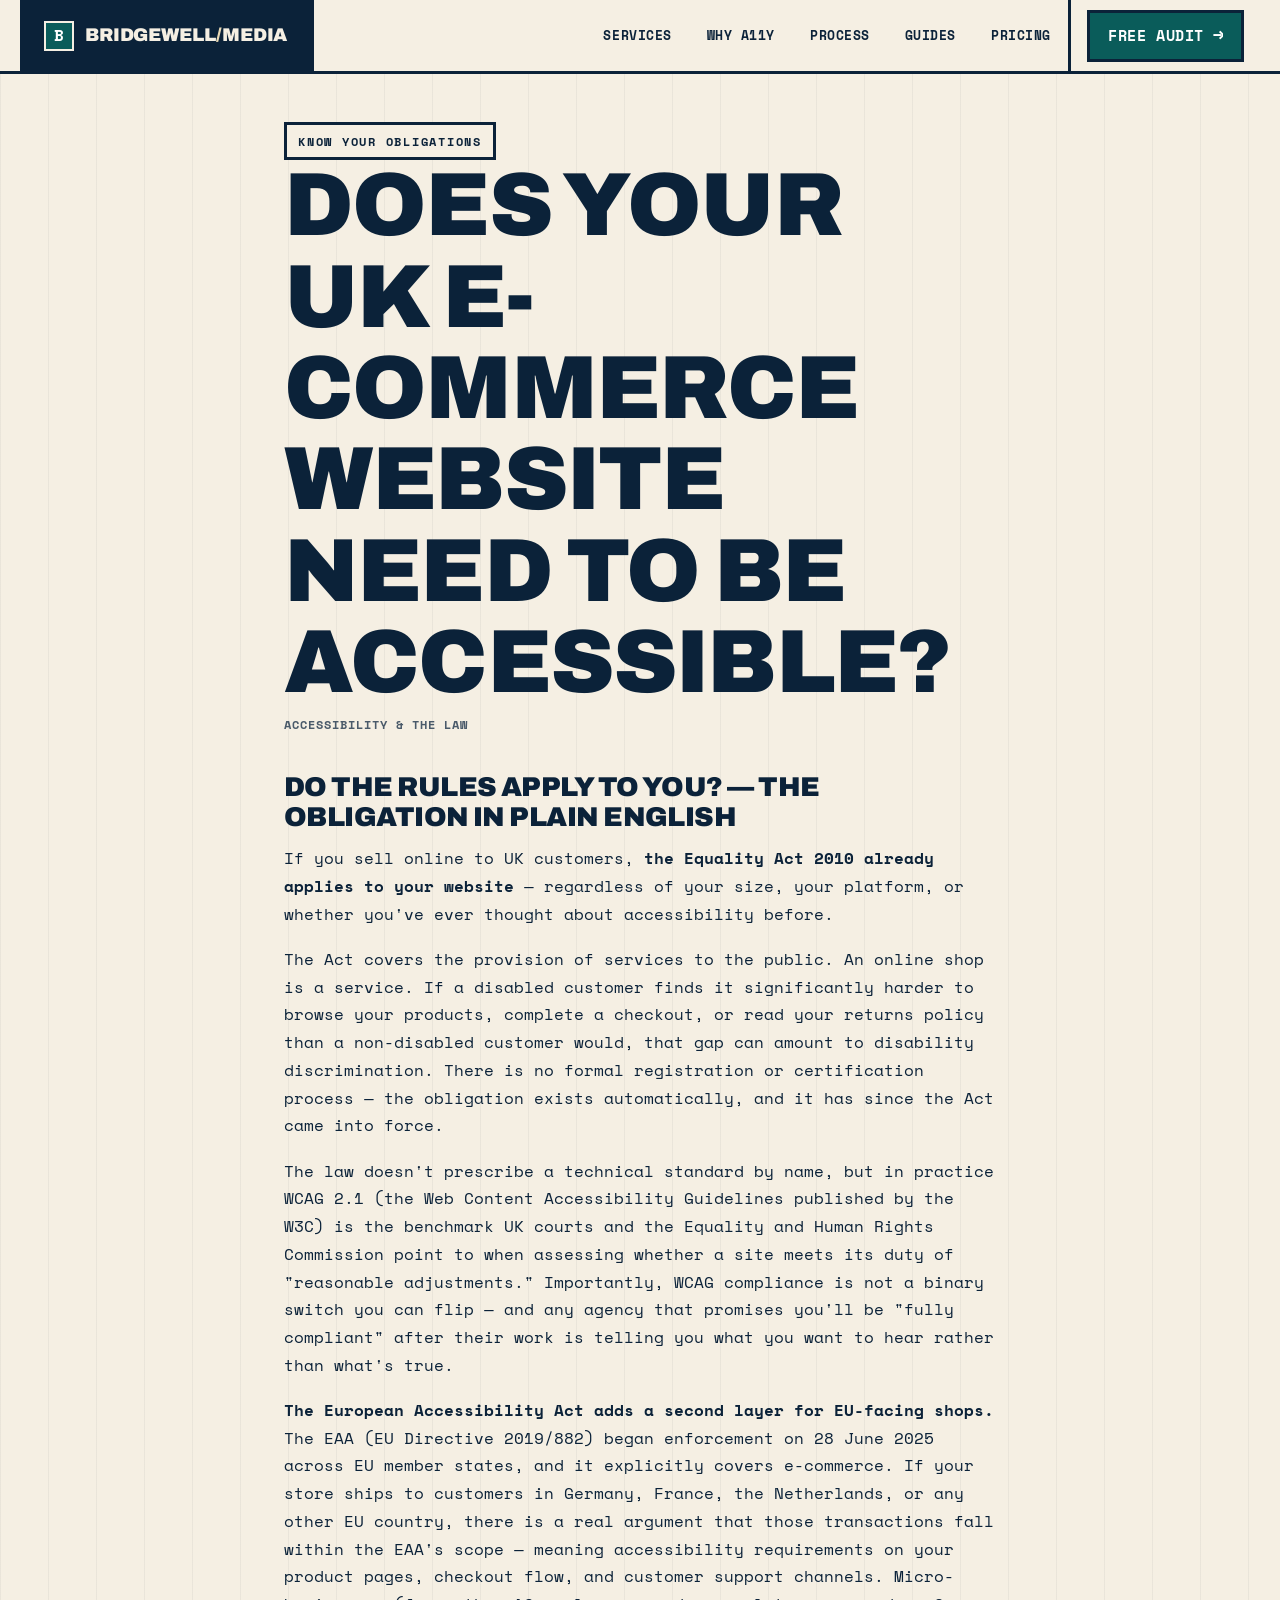
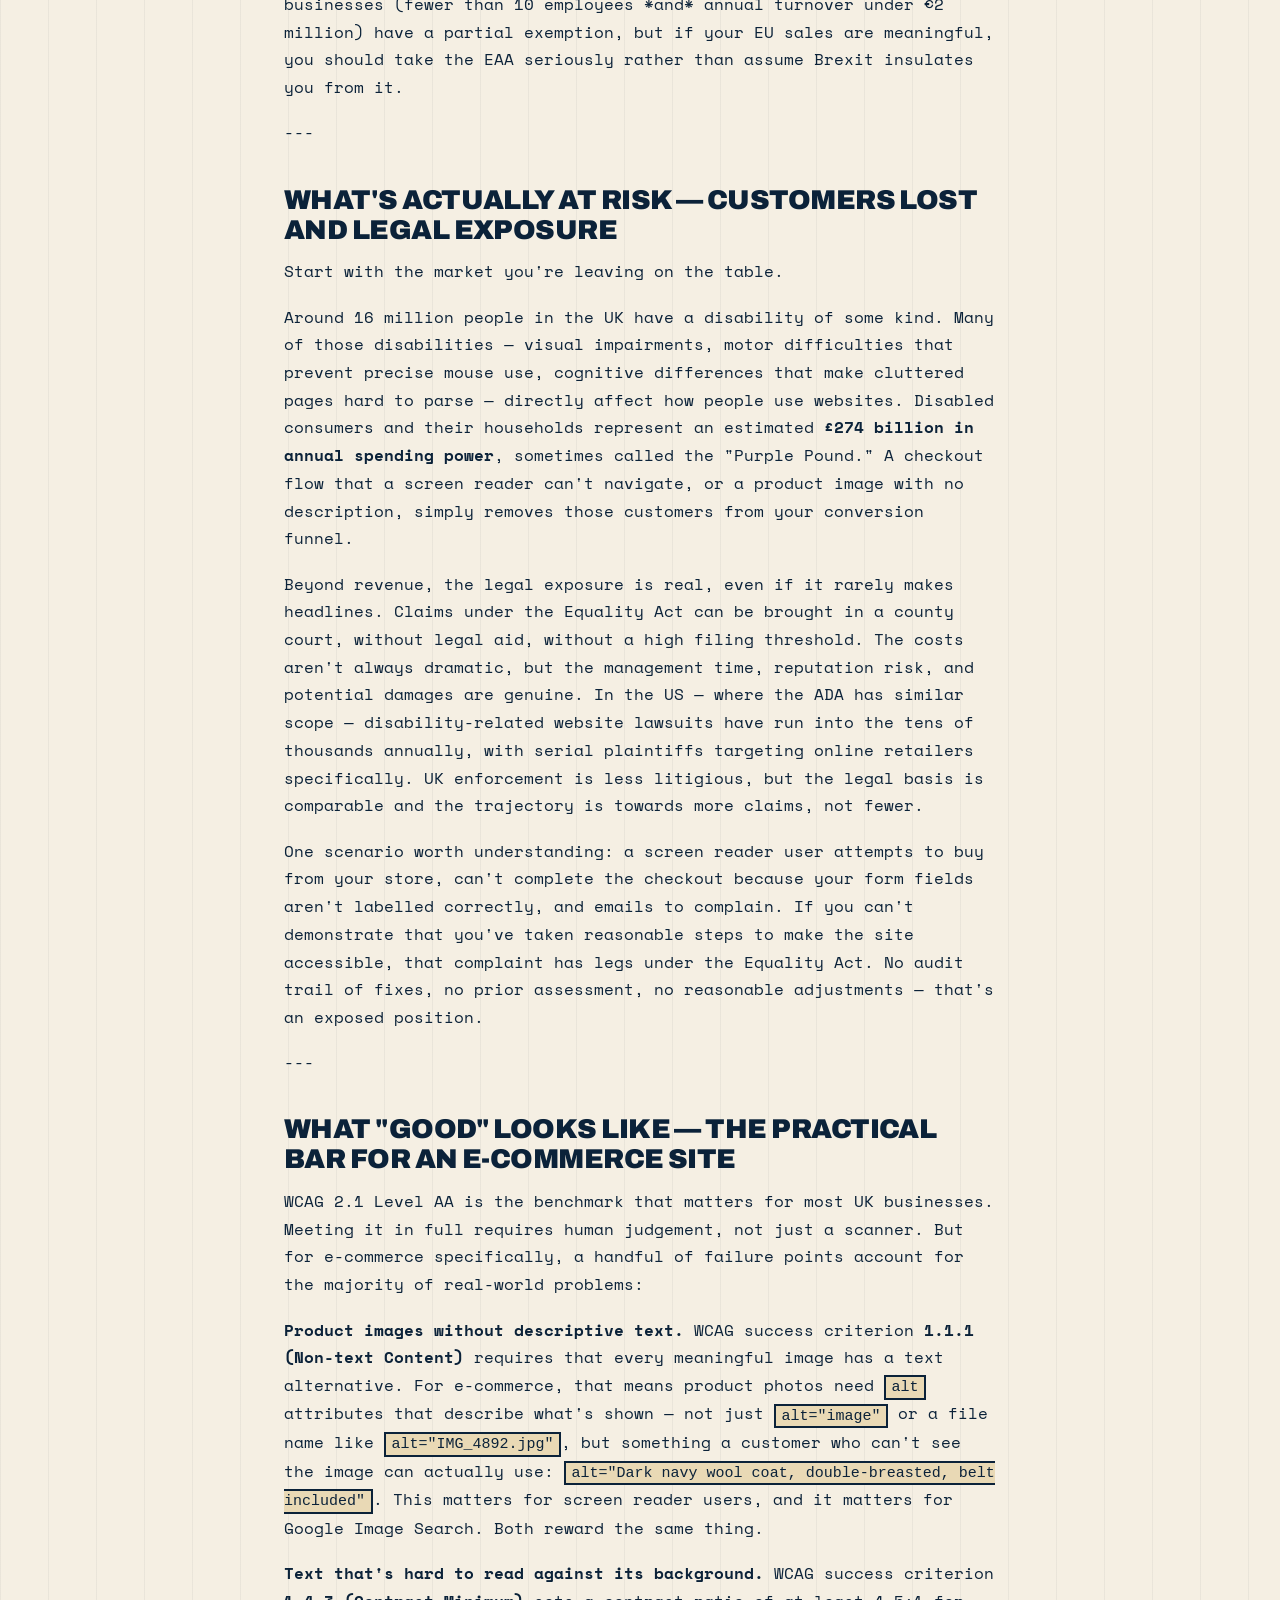
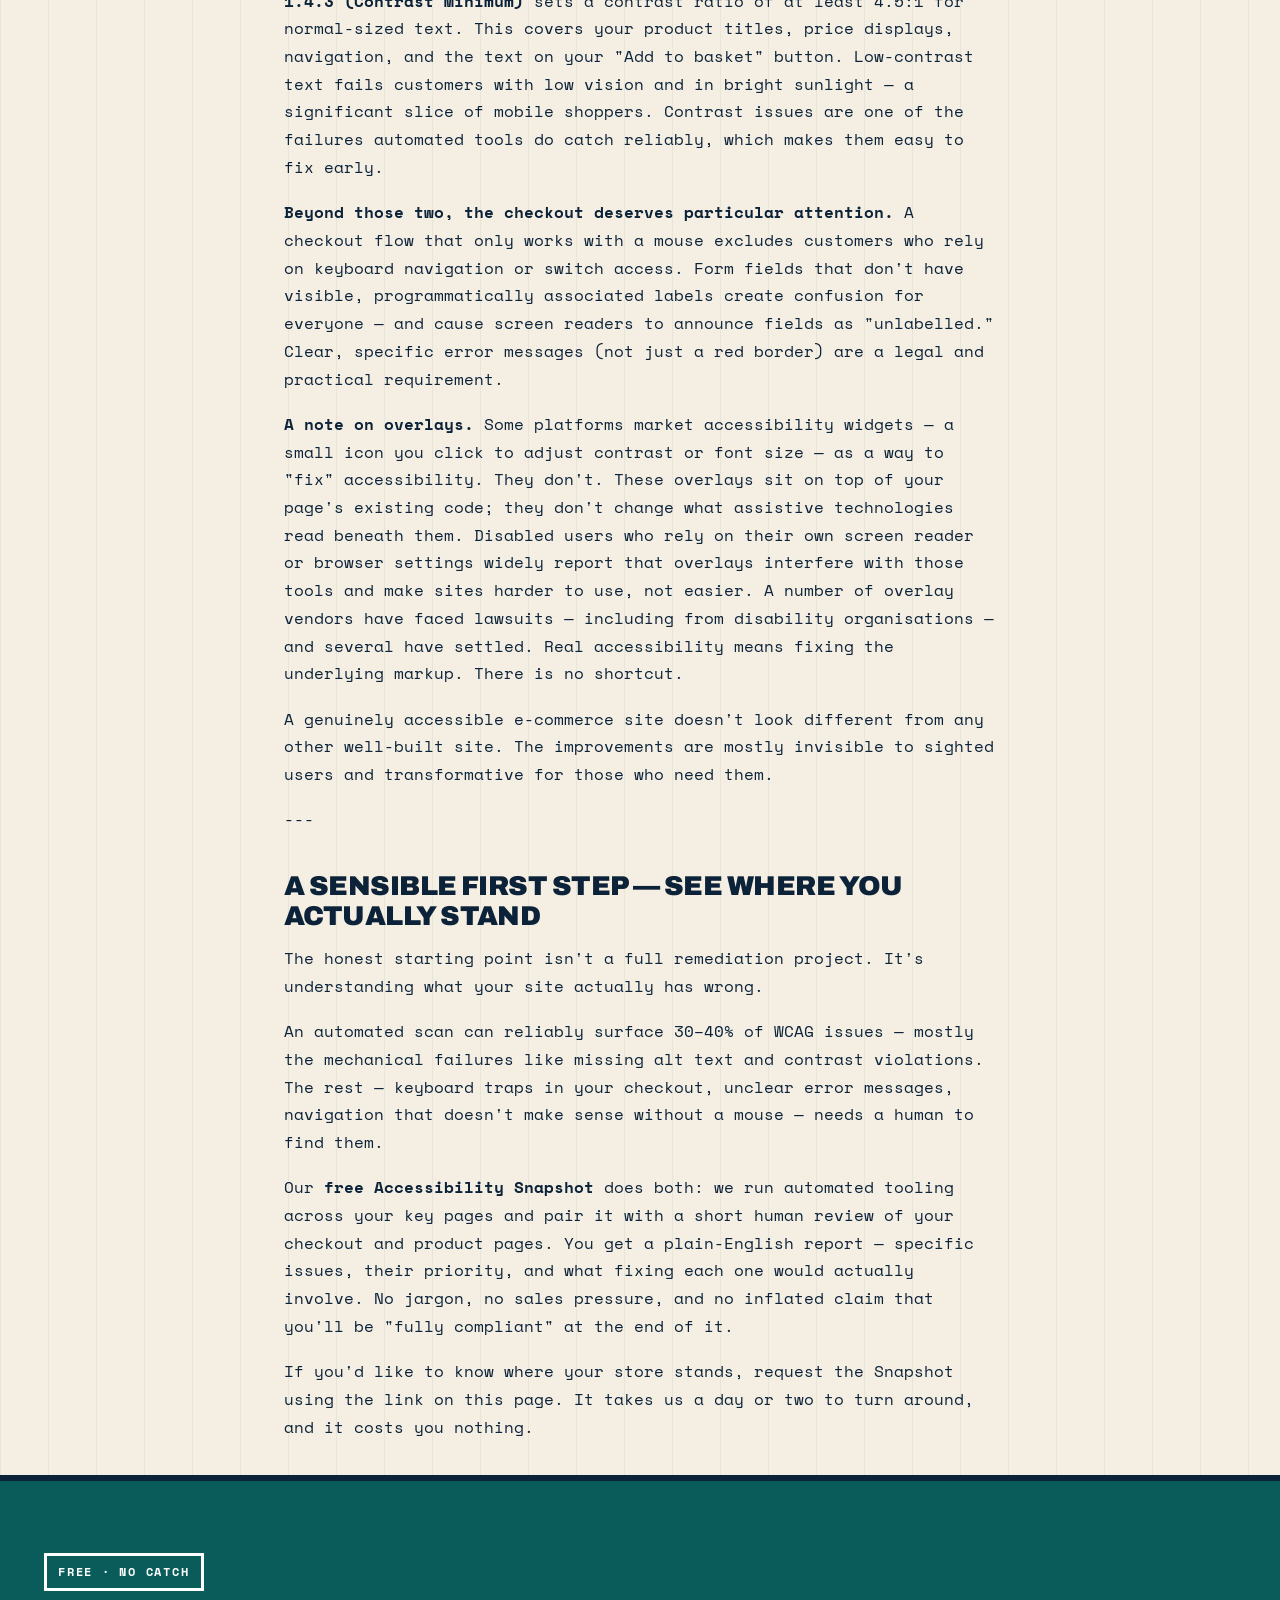
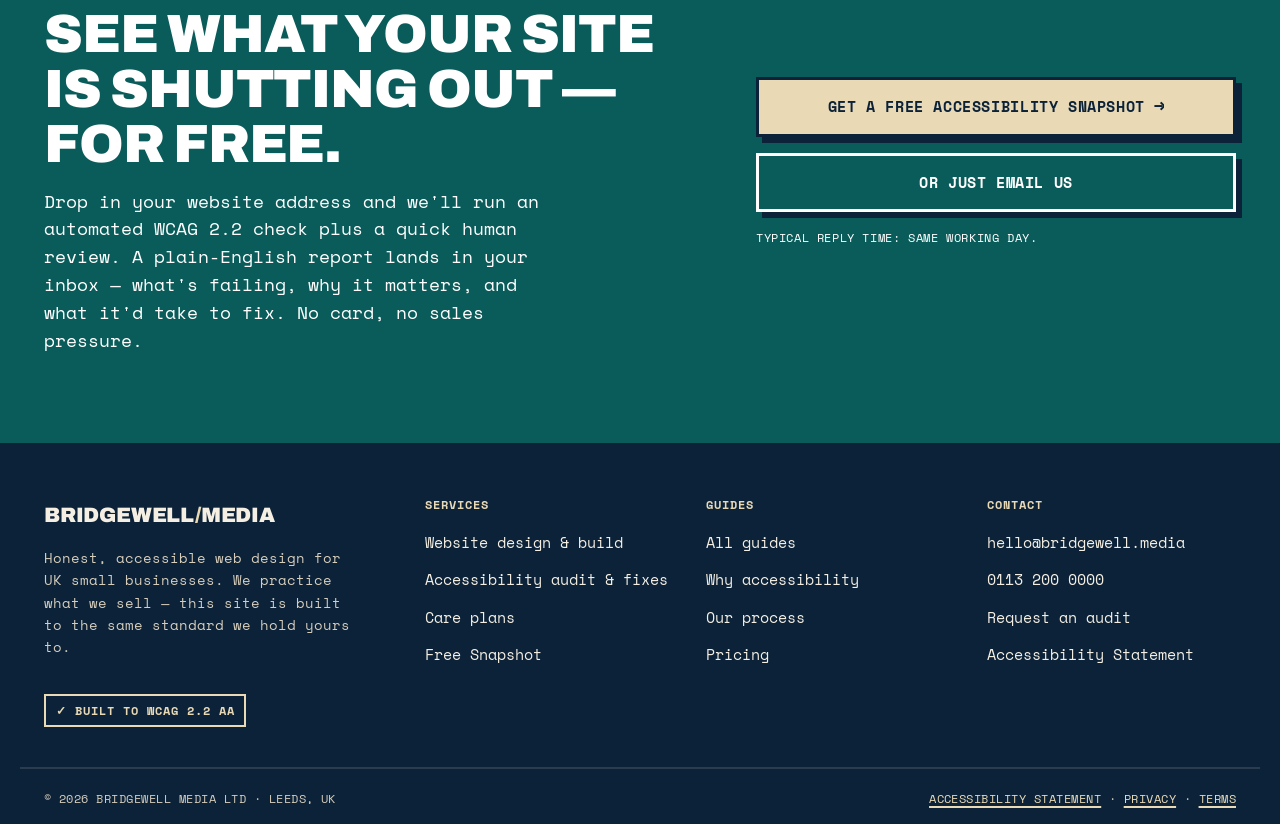
<file: articles/does-your-e-commerce-site-need-to-be-accessible-uk.html>
<!DOCTYPE html>
<html lang="en-GB">
<head>
<meta charset="UTF-8">
<meta name="viewport" content="width=device-width, initial-scale=1.0">
<title>Does your UK e-commerce website need to be accessible? — Bridgewell Media</title>
<meta name="description" content="The Equality Act already applies to your online shop. Here&#x27;s what UK accessibility law actually requires, what&#x27;s at risk, and how to take a sensible first step.">
<link rel="canonical" href="https://bridgewellmedia.com/articles/does-your-e-commerce-site-need-to-be-accessible-uk.html">
<link rel="preconnect" href="https://fonts.googleapis.com">
<link rel="preconnect" href="https://fonts.gstatic.com" crossorigin>
<link href="https://fonts.googleapis.com/css2?family=Archivo:wght@700;900&family=Space+Mono:wght@400;700&display=swap" rel="stylesheet">
<link rel="stylesheet" href="/articles/articles.css">
<script type="application/ld+json">{"@context": "https://schema.org", "@type": "Article", "headline": "Does your UK e-commerce website need to be accessible?", "description": "The Equality Act already applies to your online shop. Here's what UK accessibility law actually requires, what's at risk, and how to take a sensible first step.", "about": "Web accessibility", "author": {"@type": "Organization", "name": "Bridgewell Media"}, "publisher": {"@type": "Organization", "name": "Bridgewell Media"}, "mainEntityOfPage": "https://bridgewellmedia.com/articles/does-your-e-commerce-site-need-to-be-accessible-uk.html"}</script>
<script type="application/ld+json">{"@context": "https://schema.org", "@type": "FAQPage", "mainEntity": [{"@type": "Question", "name": "Does the Equality Act apply to my e-commerce website?", "acceptedAnswer": {"@type": "Answer", "text": "Almost certainly yes. The Equality Act 2010 covers services offered to the public, including online shops. If your website makes it significantly harder for disabled customers to browse or buy, that can constitute disability discrimination."}}, {"@type": "Question", "name": "Does the European Accessibility Act affect UK businesses?", "acceptedAnswer": {"@type": "Answer", "text": "It can. If your shop sells to customers in EU member states, the EAA — which began enforcement in June 2025 — may apply to those transactions. Micro-businesses (under 10 employees and under €2 million turnover) have a partial exemption, but larger UK sellers shipping to Europe should check their exposure."}}, {"@type": "Question", "name": "Can I just add an accessibility overlay or widget to my site?", "acceptedAnswer": {"@type": "Answer", "text": "No. Overlays don't fix the underlying code, which is what assistive technologies read. Several overlay providers have faced legal action in the US, and disabled users widely report that overlays actively interfere with their own screen readers. Real markup fixes are the only reliable approach."}}, {"@type": "Question", "name": "How much of my site can an automated accessibility checker actually cover?", "acceptedAnswer": {"@type": "Answer", "text": "Automated tools reliably catch around 30–40% of WCAG issues. Things like logical reading order, meaningful link text, and whether a checkout flow is genuinely keyboard-navigable require a human to assess. An automated report is a useful starting point, not a sign-off."}}]}</script>
</head>
<body>
<a class="skip" href="#main">Skip to main content</a>
<header class="topbar">
  <div class="topbar__inner">
    <a class="brand" href="/" aria-label="Bridgewell Media — home">
      <span class="brand__mark" aria-hidden="true">B</span>
      <span class="brand__name">Bridgewell<span>/</span>Media</span>
    </a>
    <nav class="nav" aria-label="Primary">
      <ul class="nav__links">
        <li><a href="/#services">Services</a></li>
        <li><a href="/#why">Why a11y</a></li>
        <li><a href="/#how">Process</a></li>
        <li><a href="/articles/">Guides</a></li>
        <li><a href="/#pricing">Pricing</a></li>
      </ul>
      <div class="nav__cta">
        <a class="btn btn--blue" href="/#snapshot">Free audit <span class="arrow" aria-hidden="true">&#8594;</span></a>
      </div>
    </nav>
  </div>
</header>
<main id="main">
<article class="article band">
  <div class="wrap">
    <span class="eyebrow">Know your obligations</span>
    <h1>Does your UK e-commerce website need to be accessible?</h1>
    <p class="article__meta mono">Accessibility &amp; the law</p>
    <div class="prose">
<h2>Do the rules apply to you? — the obligation in plain English</h2>
<p>If you sell online to UK customers, <strong>the Equality Act 2010 already applies to your website</strong> — regardless of your size, your platform, or whether you've ever thought about accessibility before.</p>
<p>The Act covers the provision of services to the public. An online shop is a service. If a disabled customer finds it significantly harder to browse your products, complete a checkout, or read your returns policy than a non-disabled customer would, that gap can amount to disability discrimination. There is no formal registration or certification process — the obligation exists automatically, and it has since the Act came into force.</p>
<p>The law doesn't prescribe a technical standard by name, but in practice WCAG 2.1 (the Web Content Accessibility Guidelines published by the W3C) is the benchmark UK courts and the Equality and Human Rights Commission point to when assessing whether a site meets its duty of "reasonable adjustments." Importantly, WCAG compliance is not a binary switch you can flip — and any agency that promises you'll be "fully compliant" after their work is telling you what you want to hear rather than what's true.</p>
<p><strong>The European Accessibility Act adds a second layer for EU-facing shops.</strong> The EAA (EU Directive 2019/882) began enforcement on 28 June 2025 across EU member states, and it explicitly covers e-commerce. If your store ships to customers in Germany, France, the Netherlands, or any other EU country, there is a real argument that those transactions fall within the EAA's scope — meaning accessibility requirements on your product pages, checkout flow, and customer support channels. Micro-businesses (fewer than 10 employees *and* annual turnover under €2 million) have a partial exemption, but if your EU sales are meaningful, you should take the EAA seriously rather than assume Brexit insulates you from it.</p>
<p>---</p>
<h2>What's actually at risk — customers lost and legal exposure</h2>
<p>Start with the market you're leaving on the table.</p>
<p>Around 16 million people in the UK have a disability of some kind. Many of those disabilities — visual impairments, motor difficulties that prevent precise mouse use, cognitive differences that make cluttered pages hard to parse — directly affect how people use websites. Disabled consumers and their households represent an estimated <strong>£274 billion in annual spending power</strong>, sometimes called the "Purple Pound." A checkout flow that a screen reader can't navigate, or a product image with no description, simply removes those customers from your conversion funnel.</p>
<p>Beyond revenue, the legal exposure is real, even if it rarely makes headlines. Claims under the Equality Act can be brought in a county court, without legal aid, without a high filing threshold. The costs aren't always dramatic, but the management time, reputation risk, and potential damages are genuine. In the US — where the ADA has similar scope — disability-related website lawsuits have run into the tens of thousands annually, with serial plaintiffs targeting online retailers specifically. UK enforcement is less litigious, but the legal basis is comparable and the trajectory is towards more claims, not fewer.</p>
<p>One scenario worth understanding: a screen reader user attempts to buy from your store, can't complete the checkout because your form fields aren't labelled correctly, and emails to complain. If you can't demonstrate that you've taken reasonable steps to make the site accessible, that complaint has legs under the Equality Act. No audit trail of fixes, no prior assessment, no reasonable adjustments — that's an exposed position.</p>
<p>---</p>
<h2>What "good" looks like — the practical bar for an e-commerce site</h2>
<p>WCAG 2.1 Level AA is the benchmark that matters for most UK businesses. Meeting it in full requires human judgement, not just a scanner. But for e-commerce specifically, a handful of failure points account for the majority of real-world problems:</p>
<p><strong>Product images without descriptive text.</strong> WCAG success criterion <strong>1.1.1 (Non-text Content)</strong> requires that every meaningful image has a text alternative. For e-commerce, that means product photos need <code>alt</code> attributes that describe what's shown — not just <code>alt="image"</code> or a file name like <code>alt="IMG_4892.jpg"</code>, but something a customer who can't see the image can actually use: <code>alt="Dark navy wool coat, double-breasted, belt included"</code>. This matters for screen reader users, and it matters for Google Image Search. Both reward the same thing.</p>
<p><strong>Text that's hard to read against its background.</strong> WCAG success criterion <strong>1.4.3 (Contrast Minimum)</strong> sets a contrast ratio of at least 4.5:1 for normal-sized text. This covers your product titles, price displays, navigation, and the text on your "Add to basket" button. Low-contrast text fails customers with low vision and in bright sunlight — a significant slice of mobile shoppers. Contrast issues are one of the failures automated tools do catch reliably, which makes them easy to fix early.</p>
<p><strong>Beyond those two, the checkout deserves particular attention.</strong> A checkout flow that only works with a mouse excludes customers who rely on keyboard navigation or switch access. Form fields that don't have visible, programmatically associated labels create confusion for everyone — and cause screen readers to announce fields as "unlabelled." Clear, specific error messages (not just a red border) are a legal and practical requirement.</p>
<p><strong>A note on overlays.</strong> Some platforms market accessibility widgets — a small icon you click to adjust contrast or font size — as a way to "fix" accessibility. They don't. These overlays sit on top of your page's existing code; they don't change what assistive technologies read beneath them. Disabled users who rely on their own screen reader or browser settings widely report that overlays interfere with those tools and make sites harder to use, not easier. A number of overlay vendors have faced lawsuits — including from disability organisations — and several have settled. Real accessibility means fixing the underlying markup. There is no shortcut.</p>
<p>A genuinely accessible e-commerce site doesn't look different from any other well-built site. The improvements are mostly invisible to sighted users and transformative for those who need them.</p>
<p>---</p>
<h2>A sensible first step — see where you actually stand</h2>
<p>The honest starting point isn't a full remediation project. It's understanding what your site actually has wrong.</p>
<p>An automated scan can reliably surface 30–40% of WCAG issues — mostly the mechanical failures like missing alt text and contrast violations. The rest — keyboard traps in your checkout, unclear error messages, navigation that doesn't make sense without a mouse — needs a human to find them.</p>
<p>Our <strong>free Accessibility Snapshot</strong> does both: we run automated tooling across your key pages and pair it with a short human review of your checkout and product pages. You get a plain-English report — specific issues, their priority, and what fixing each one would actually involve. No jargon, no sales pressure, and no inflated claim that you'll be "fully compliant" at the end of it.</p>
<p>If you'd like to know where your store stands, request the Snapshot using the link on this page. It takes us a day or two to turn around, and it costs you nothing.</p>
    </div>

  </div>
</article>
<section class="finalcta" aria-labelledby="final-h">
  <div class="finalcta__inner wrap" style="padding-left:24px;padding-right:24px;max-width:1240px;">
    <div>
      <span class="eyebrow" style="background:var(--teal);color:#FFFFFF;border-color:#FFFFFF;">Free &middot; No catch</span>
      <h2 id="final-h" style="margin-top:1rem;">See what your site is shutting out — for free.</h2>
      <p>Drop in your website address and we'll run an automated WCAG 2.2 check plus a quick human review. A plain-English report lands in your inbox — what's failing, why it matters, and what it'd take to fix. No card, no sales pressure.</p>
    </div>
    <div class="finalcta__act">
      <a class="btn btn--sun" href="/#snapshot">Get a free Accessibility Snapshot <span class="arrow" aria-hidden="true">&#8594;</span></a>
      <a class="btn btn--ghost" href="mailto:hello@bridgewell.media" style="border-color:#FFFFFF;color:#FFFFFF;background:transparent;">Or just email us</a>
      <span class="finalcta__note">Typical reply time: same working day.</span>
    </div>
  </div>
</section>
</main>
<footer aria-labelledby="foot-h">
  <h2 id="foot-h" class="skip">Footer</h2>
  <div class="foot__grid wrap" style="padding-left:24px;padding-right:24px;max-width:1240px;">
    <div class="foot__brand">
      <span class="brand__name" style="font-family:'Archivo';font-weight:900;text-transform:uppercase;font-size:1.3rem;">Bridgewell<span>/</span>Media</span>
      <p>Honest, accessible web design for UK small businesses. We practice what we sell — this site is built to the same standard we hold yours to.</p>
      <span class="a11y-badge mono" style="margin-top:1.2rem;"><span aria-hidden="true">&#10003;</span> Built to WCAG 2.2 AA</span>
    </div>
    <div class="foot__col">
      <h4>Services</h4>
      <ul>
        <li><a href="/#services">Website design &amp; build</a></li>
        <li><a href="/#services">Accessibility audit &amp; fixes</a></li>
        <li><a href="/#services">Care plans</a></li>
        <li><a href="/#snapshot">Free Snapshot</a></li>
      </ul>
    </div>
    <div class="foot__col">
      <h4>Guides</h4>
      <ul>
        <li><a href="/articles/">All guides</a></li>
        <li><a href="/#why">Why accessibility</a></li>
        <li><a href="/#how">Our process</a></li>
        <li><a href="/#pricing">Pricing</a></li>
      </ul>
    </div>
    <div class="foot__col">
      <h4>Contact</h4>
      <ul>
        <li><a href="mailto:hello@bridgewell.media">hello@bridgewell.media</a></li>
        <li><a href="tel:+441132000000">0113 200 0000</a></li>
        <li><a href="/#snapshot">Request an audit</a></li>
        <li><a href="/#accessibility-statement">Accessibility Statement</a></li>
      </ul>
    </div>
  </div>
  <div class="foot__bar wrap" style="padding-left:24px;padding-right:24px;max-width:1240px;">
    <span>&copy; 2026 Bridgewell Media Ltd &middot; Leeds, UK</span>
    <span><a href="/#accessibility-statement">Accessibility Statement</a> &middot; <a href="/#">Privacy</a> &middot; <a href="/#">Terms</a></span>
  </div>
</footer>
</body>
</html>
</file>
<file: articles/articles.css>
/* =====================================================================
   BRIDGEWELL MEDIA — NEO-BRUTALIST / STRUCTURAL-HONEST
   VARIANT v3 — "BRAND TEAL BRUTALIST"
   ---------------------------------------------------------------------
   Re-skin of 02-neo-brutalist.html: layout, structure, all 9 sections,
   copy and accessibility are UNCHANGED. Only the colour palette and the
   typography differ. Palette is in continuity with the company's
   Accessibility Snapshot PDF (cream / brand navy / deep teal / warm sand).
   The brutalist character is intact: hard 2-3px borders, flat colour
   blocks, offset sticker badges, snap hover states.

   PALETTE
   - Cream  #F5EFE3  page / paper background
   - Navy   #0B2239  ink: text + every border
   - Muted  #4A5A6A  secondary text on cream
   - Teal   #0A5C5A  primary accent  (ALWAYS carries white/cream text)
   - Sand   #E9D9B5  secondary accent (ALWAYS carries navy text)

   CONTRAST AUDIT (WCAG 2.2 AA — body >=4.5:1, large/UI >=3:1):
   - Navy #0B2239 on Cream #F5EFE3 ............ 14.08:1  (AAA body)
   - Cream #F5EFE3 on Navy #0B2239 ............ 14.08:1  (AAA inverted)
   - Muted #4A5A6A on Cream #F5EFE3 ............ 6.19:1   (AAA secondary)
   - Teal #0A5C5A on Cream #F5EFE3 ............. 6.81:1   (AAA heading/link/UI)
   - White #FFFFFF on Teal #0A5C5A ............. 7.80:1   (AAA text on teal block)
   - Cream #F5EFE3 on Teal #0A5C5A ............. 6.81:1   (AAA text on teal block)
   - Navy #0B2239 on Sand #E9D9B5 ............. 11.56:1  (AAA text on sand block)
   - Sand #E9D9B5 on Navy #0B2239 ............. 11.56:1  (AAA accent-on-dark)
   - White #FFFFFF on Navy #0B2239 ............ 16.13:1  (AAA text on navy block)
   - Light #D6CDBB on Navy #0B2239 ............ 10.22:1  (AAA secondary on dark)
   CAVEAT / GUARDRAIL: navy-on-teal (2.07:1) and teal-on-navy (2.07:1)
   are NOT used anywhere — teal pairs only with white/cream, sand only
   with navy, which is why teal cannot double as the accent-on-dark
   colour the way the old lime did (sand fills that role instead).
   Colour is NEVER the sole signal: every status uses an icon/label/border too.
   ===================================================================== */

:root{
  --paper:#F5EFE3;       /* cream page background */
  --ink:#0B2239;         /* brand navy foreground */
  --ink-muted:#4A5A6A;   /* secondary text, 6.19:1 on cream */
  --teal:#0A5C5A;        /* primary accent — white/cream text only */
  --sand:#E9D9B5;        /* secondary accent — navy text only */
  --on-dark:#D6CDBB;     /* warm light, secondary text on navy, 10.22:1 */
  --line:#0B2239;        /* border colour = ink */
  --bw:3px;              /* standard border weight */
  --shadow:6px 6px 0 var(--ink);
  --shadow-lg:10px 10px 0 var(--ink);
}

*{box-sizing:border-box;}
html{scroll-behavior:smooth;}
@media (prefers-reduced-motion: reduce){
  html{scroll-behavior:auto;}
  *,*::before,*::after{animation-duration:0.001ms !important;animation-iteration-count:1 !important;transition-duration:0.001ms !important;}
}

body{
  margin:0;
  background:var(--paper);
  color:var(--ink);
  font-family:'Space Mono',ui-monospace,Menlo,Consolas,monospace;
  font-size:18px;
  line-height:1.55;
  font-weight:400;
  -webkit-font-smoothing:antialiased;
  /* subtle structural grid behind everything — purely decorative */
  background-image:
    linear-gradient(to right, rgba(11,34,57,0.05) 1px, transparent 1px);
  background-size:48px 48px;
}

/* ---- skip link ---- */
.skip{
  position:absolute;left:-9999px;top:0;z-index:200;
  background:var(--ink);color:var(--paper);
  padding:.75rem 1.25rem;font-family:'Space Mono',monospace;font-weight:700;
  border:var(--bw) solid var(--ink);
}
.skip:focus{left:1rem;top:1rem;}

/* ---- typographic system ---- */
h1,h2,h3,h4{font-family:'Archivo',sans-serif;font-weight:900;line-height:1.02;letter-spacing:-0.02em;margin:0;text-transform:uppercase;}
h1{font-size:clamp(2.8rem,7vw,5.6rem);}
h2{font-size:clamp(2rem,4.2vw,3.4rem);}
h3{font-size:clamp(1.25rem,2vw,1.6rem);}
p{margin:0 0 1rem;}
a{color:var(--teal);text-decoration-thickness:2px;text-underline-offset:3px;}
a:hover{text-decoration-thickness:3px;}

.mono{font-family:'Space Mono',monospace;font-weight:700;text-transform:uppercase;letter-spacing:0.08em;font-size:.78rem;}
.eyebrow{display:inline-block;font-family:'Space Mono',monospace;font-weight:700;text-transform:uppercase;letter-spacing:0.14em;font-size:.78rem;padding:.4rem .7rem;border:var(--bw) solid var(--ink);background:var(--paper);}

/* ---- focus visibility (every interactive element) ---- */
:focus-visible{
  outline:4px solid var(--teal);
  outline-offset:3px;
}
a:focus-visible{outline-offset:2px;}

/* ---- shared layout rails ---- */
.wrap{max-width:1240px;margin:0 auto;padding:0 24px;}
.band{border-bottom:var(--bw) solid var(--ink);}

/* ---- buttons ---- */
.btn{
  display:inline-flex;align-items:center;gap:.55rem;
  font-family:'Space Mono',monospace;font-weight:700;text-transform:uppercase;letter-spacing:0.04em;
  font-size:.95rem;
  padding:.95rem 1.4rem;
  border:var(--bw) solid var(--ink);
  background:var(--teal);color:#FFFFFF;
  text-decoration:none;cursor:pointer;
  box-shadow:var(--shadow);
  transition:transform .12s ease, box-shadow .12s ease;
}
.btn:hover{transform:translate(-3px,-3px);box-shadow:9px 9px 0 var(--ink);text-decoration:none;}
.btn:active{transform:translate(2px,2px);box-shadow:2px 2px 0 var(--ink);}
.btn--blue{background:var(--teal);color:#FFFFFF;}
.btn--ghost{background:var(--paper);color:var(--ink);}
.btn--sun{background:var(--sand);color:var(--ink);}
.btn .arrow{font-size:1.1em;line-height:1;}

/* =====================================================================
   NAV — split asymmetric bar, wordmark boxed left, links + CTA right
   ===================================================================== */
.topbar{
  position:sticky;top:0;z-index:100;
  background:var(--paper);
  border-bottom:var(--bw) solid var(--ink);
}
.topbar__inner{
  display:flex;align-items:stretch;justify-content:space-between;
  max-width:1240px;margin:0 auto;
}
.brand{
  display:flex;align-items:center;gap:.7rem;
  padding:1rem 24px;
  border-right:var(--bw) solid var(--ink);
  background:var(--ink);color:var(--paper);
  text-decoration:none;
}
.brand:hover{text-decoration:none;}
.brand__mark{
  width:30px;height:30px;flex:none;
  background:var(--teal);border:2px solid var(--paper);
  display:grid;place-items:center;
  font-family:'Space Mono',monospace;font-weight:700;color:#FFFFFF;font-size:1rem;
}
.brand__name{font-family:'Archivo',sans-serif;font-weight:900;text-transform:uppercase;letter-spacing:-0.01em;font-size:1.15rem;}
.brand__name span{color:var(--sand);}
.nav{display:flex;align-items:stretch;}
.nav__links{display:flex;align-items:center;gap:0;list-style:none;margin:0;padding:0;}
.nav__links a{
  display:flex;align-items:center;height:100%;
  padding:0 1.1rem;
  color:var(--ink);text-decoration:none;
  font-family:'Space Mono',monospace;font-weight:700;text-transform:uppercase;font-size:.8rem;letter-spacing:0.04em;
}
.nav__links a:hover{background:var(--sand);text-decoration:none;}
.nav__cta{display:flex;align-items:center;padding:.6rem 1rem;border-left:var(--bw) solid var(--ink);}
.nav__cta .btn{box-shadow:none;padding:.7rem 1.1rem;}
.nav__cta .btn:hover{transform:none;box-shadow:4px 4px 0 var(--ink);}
.nav__toggle{display:none;}
@media (max-width:880px){
  .nav__links{display:none;}
  .brand{border-right:none;}
  .nav__cta{border-left:var(--bw) solid var(--ink);}
}

/* =====================================================================
   HERO — asymmetric: big type left col, scan-card right col, ticker under
   ===================================================================== */
.hero{position:relative;overflow:hidden;background:var(--paper);}
.hero__grid{
  display:grid;grid-template-columns:1.35fr 1fr;
}
.hero__main{
  padding:64px 24px 56px;
  border-right:var(--bw) solid var(--ink);
}
.hero__tag{margin-bottom:1.4rem;}
.hero h1{margin-bottom:1.4rem;}
.hero h1 .hl{background:var(--teal);color:#FFFFFF;padding:0 .12em;box-decoration-break:clone;-webkit-box-decoration-break:clone;}
.hero__lead{font-size:1.15rem;max-width:46ch;color:var(--ink-muted);margin-bottom:2rem;}
.hero__cta{display:flex;flex-wrap:wrap;gap:1rem;align-items:center;}
.hero__side{
  padding:0;display:flex;flex-direction:column;
}
.scancard{
  flex:1;padding:36px 28px;background:var(--ink);color:var(--paper);
  display:flex;flex-direction:column;justify-content:center;gap:1rem;
  position:relative;
}
.scancard__label{font-family:'Space Mono',monospace;font-weight:700;text-transform:uppercase;letter-spacing:0.1em;font-size:.72rem;color:var(--sand);}
.scancard__row{
  display:flex;align-items:center;justify-content:space-between;gap:1rem;
  border:2px solid var(--paper);padding:.6rem .8rem;
}
.scancard__row .name{font-family:'Space Mono',monospace;font-size:.82rem;}
.scancard__chip{
  font-family:'Space Mono',monospace;font-weight:700;font-size:.72rem;text-transform:uppercase;
  padding:.15rem .5rem;border:2px solid var(--paper);white-space:nowrap;
}
.chip--fail{background:#FFFFFF;color:var(--ink);border-color:var(--ink);}
.chip--warn{background:var(--sand);color:var(--ink);border-color:var(--ink);}
.chip--pass{background:var(--teal);color:#FFFFFF;border-color:var(--paper);}
.scancard__score{display:flex;align-items:baseline;gap:.6rem;margin-top:.4rem;}
.scancard__score .num{font-family:'Archivo';font-weight:900;font-size:3.4rem;line-height:1;color:var(--sand);}
.scancard__score .of{font-family:'Space Mono';font-size:.8rem;color:var(--paper);}
/* offset sticker badge */
.sticker{
  position:absolute;top:-18px;right:-14px;
  background:var(--sand);color:var(--ink);
  border:var(--bw) solid var(--ink);
  font-family:'Space Mono',monospace;font-weight:700;text-transform:uppercase;
  font-size:.72rem;letter-spacing:0.05em;
  padding:.45rem .7rem;
  transform:rotate(4deg);
  box-shadow:var(--shadow);
  z-index:3;
}
/* hero ticker strip */
.ticker{
  border-top:var(--bw) solid var(--ink);
  background:var(--teal);color:#FFFFFF;
  overflow:hidden;white-space:nowrap;
}
.ticker__track{
  display:inline-block;padding:.7rem 0;
  font-family:'Space Mono',monospace;font-weight:700;text-transform:uppercase;letter-spacing:0.06em;font-size:.82rem;
  animation:marquee 26s linear infinite;
}
.ticker__track span{padding:0 1.4rem;}
.ticker__track .dot{color:var(--sand);}
@keyframes marquee{from{transform:translateX(0);}to{transform:translateX(-50%);}}
@media (prefers-reduced-motion: reduce){
  .ticker__track{animation:none;white-space:normal;display:block;padding:.7rem 24px;}
}
@media (max-width:880px){
  .hero__grid{grid-template-columns:1fr;}
  .hero__main{border-right:none;border-bottom:var(--bw) solid var(--ink);}
}

/* =====================================================================
   VALUES / TRUST STRIP — three hard cells, monospace
   ===================================================================== */
.values{background:var(--ink);color:var(--paper);}
.values__grid{display:grid;grid-template-columns:repeat(3,1fr);}
.values__cell{
  padding:28px 24px;border-right:2px solid var(--paper);
  display:flex;gap:.9rem;align-items:flex-start;
}
.values__cell:last-child{border-right:none;}
.values__no{
  font-family:'Space Mono',monospace;font-weight:700;font-size:1.4rem;color:var(--sand);
  border:2px solid var(--sand);width:2.4rem;height:2.4rem;flex:none;
  display:grid;place-items:center;
}
.values__txt strong{display:block;font-family:'Archivo';font-weight:900;text-transform:uppercase;font-size:1.05rem;margin-bottom:.15rem;}
.values__txt span{font-size:.9rem;color:var(--on-dark);}
@media (max-width:760px){
  .values__grid{grid-template-columns:1fr;}
  .values__cell{border-right:none;border-bottom:2px solid var(--paper);}
  .values__cell:last-child{border-bottom:none;}
}

/* =====================================================================
   LEAD MAGNET — snapshot form, split panel
   ===================================================================== */
.snapshot{background:var(--teal);}
.snapshot__grid{display:grid;grid-template-columns:1.1fr 1fr;}
.snapshot__copy{padding:60px 24px;border-right:var(--bw) solid var(--ink);color:#FFFFFF;}
.snapshot__copy h2{margin-bottom:1.2rem;color:#FFFFFF;}
.snapshot__copy p{max-width:48ch;color:#FFFFFF;}
.snapshot__copy .eyebrow{background:var(--teal);color:#FFFFFF;border-color:#FFFFFF;}
.snapshot__list{list-style:none;margin:1.4rem 0 0;padding:0;display:grid;gap:.7rem;}
.snapshot__list li{display:flex;gap:.7rem;align-items:flex-start;font-size:.98rem;color:#FFFFFF;}
.snapshot__list .tick{font-family:'Space Mono';font-weight:700;background:var(--sand);color:var(--ink);width:1.7rem;height:1.7rem;flex:none;display:grid;place-items:center;}
.snapshot__form{padding:60px 24px;background:var(--paper);display:flex;flex-direction:column;justify-content:center;}
.formbox{border:var(--bw) solid var(--ink);background:var(--paper);padding:28px;box-shadow:var(--shadow-lg);}
.formbox legend{font-family:'Archivo';font-weight:900;text-transform:uppercase;font-size:1.3rem;padding:0;margin-bottom:.4rem;}
.field{margin:1.2rem 0;}
.field label{display:block;font-family:'Space Mono',monospace;font-weight:700;text-transform:uppercase;font-size:.78rem;letter-spacing:0.06em;margin-bottom:.5rem;}
.field input{
  width:100%;font-family:'Space Mono',monospace;font-size:1rem;
  padding:.85rem .9rem;border:var(--bw) solid var(--ink);background:var(--paper);color:var(--ink);
}
.field input::placeholder{color:#6E7B86;}
.field input:focus-visible{outline:4px solid var(--teal);outline-offset:2px;background:#FFFEF8;}
.field .hint{display:block;margin-top:.5rem;font-size:.82rem;color:var(--ink-muted);}
.formbox .btn{width:100%;justify-content:center;margin-top:.4rem;}
.formbox__foot{margin-top:1rem;font-family:'Space Mono';font-size:.74rem;color:var(--ink-muted);text-transform:uppercase;letter-spacing:0.04em;}
@media (max-width:880px){
  .snapshot__grid{grid-template-columns:1fr;}
  .snapshot__copy{border-right:none;border-bottom:var(--bw) solid var(--ink);}
}

/* =====================================================================
   SERVICES — three numbered ledger rows (not a 3-card grid)
   ===================================================================== */
.services{background:var(--paper);}
.section-head{padding:56px 24px 0;}
.section-head .eyebrow{margin-bottom:1rem;}
.section-head h2{max-width:18ch;}
.section-head p{max-width:54ch;color:var(--ink-muted);margin-top:1rem;}
.svc-list{margin-top:40px;border-top:var(--bw) solid var(--ink);}
.svc{
  display:grid;grid-template-columns:120px 1fr 280px;
  border-bottom:var(--bw) solid var(--ink);
  transition:background .12s ease;
}
.svc:hover{background:var(--sand);}
.svc__no{
  padding:32px 24px;border-right:var(--bw) solid var(--ink);
  font-family:'Space Mono',monospace;font-weight:700;font-size:2rem;
}
.svc__body{padding:32px 28px;border-right:var(--bw) solid var(--ink);}
.svc__body h3{margin-bottom:.6rem;}
.svc__body p{color:var(--ink-muted);max-width:52ch;margin:0;}
.svc:hover .svc__body p{color:var(--ink);}
.svc__meta{padding:32px 24px;display:flex;flex-direction:column;gap:.6rem;justify-content:center;}
.svc__meta .price{font-family:'Archivo';font-weight:900;font-size:1.5rem;}
.svc__meta .mono{color:var(--ink-muted);}
.svc:hover .svc__meta .mono{color:var(--ink);}
@media (max-width:880px){
  .svc{grid-template-columns:80px 1fr;}
  .svc__body{border-right:none;}
  .svc__meta{grid-column:1 / -1;border-top:2px dashed var(--ink);}
}

/* =====================================================================
   WHY ACCESSIBILITY — stat blocks, mixed colour cells
   ===================================================================== */
.why{background:var(--ink);color:var(--paper);}
.why__head{padding:56px 24px 0;}
.why__head h2{color:var(--paper);}
.why__head .eyebrow{background:var(--ink);color:var(--sand);border-color:var(--sand);}
.why__grid{display:grid;grid-template-columns:repeat(4,1fr);margin-top:40px;border-top:2px solid var(--paper);}
.why__cell{padding:34px 22px;border-right:2px solid var(--paper);border-bottom:2px solid var(--paper);}
.why__cell:nth-child(4n){border-right:none;}
.why__stat{font-family:'Archivo';font-weight:900;font-size:2.6rem;line-height:1;margin-bottom:.6rem;}
.why__cell:nth-child(1) .why__stat{color:var(--sand);}
.why__cell:nth-child(2) .why__stat{color:var(--on-dark);}
.why__cell:nth-child(3) .why__stat{color:var(--sand);}
.why__cell:nth-child(4) .why__stat{color:var(--on-dark);}
.why__cell h3{font-size:1rem;margin-bottom:.5rem;color:var(--paper);}
.why__cell p{font-size:.92rem;color:var(--on-dark);margin:0;}
@media (max-width:980px){
  .why__grid{grid-template-columns:1fr 1fr;}
  .why__cell:nth-child(4n){border-right:2px solid var(--paper);}
  .why__cell:nth-child(2n){border-right:none;}
}
@media (max-width:560px){
  .why__grid{grid-template-columns:1fr;}
  .why__cell{border-right:none !important;}
}

/* =====================================================================
   HOW IT WORKS — 4 stepped offset blocks
   ===================================================================== */
.how{background:var(--paper);}
.how__steps{
  display:grid;grid-template-columns:repeat(4,1fr);gap:0;
  margin-top:40px;border:var(--bw) solid var(--ink);
}
.step{
  padding:30px 24px;border-right:var(--bw) solid var(--ink);position:relative;background:var(--paper);
}
.step:last-child{border-right:none;}
.step:nth-child(2){background:var(--sand);}
.step:nth-child(3){background:var(--sand);}
.step:nth-child(4){background:var(--teal);color:#FFFFFF;}
.step:nth-child(4) h3,.step:nth-child(4) .step__no{color:#FFFFFF;}
.step:nth-child(4) p{color:#FFFFFF;}
.step__no{
  font-family:'Space Mono',monospace;font-weight:700;font-size:.78rem;letter-spacing:0.1em;
  border-bottom:var(--bw) solid currentColor;padding-bottom:.5rem;margin-bottom:1.1rem;display:block;
}
.step h3{margin-bottom:.6rem;}
.step p{font-size:.92rem;color:var(--ink-muted);margin:0;}
.step:nth-child(2) p,.step:nth-child(3) p{color:var(--ink);}
@media (max-width:880px){
  .how__steps{grid-template-columns:1fr 1fr;}
  .step:nth-child(2){border-right:none;}
  .step:nth-child(1),.step:nth-child(2){border-bottom:var(--bw) solid var(--ink);}
}
@media (max-width:520px){
  .how__steps{grid-template-columns:1fr;}
  .step{border-right:none;border-bottom:var(--bw) solid var(--ink);}
  .step:last-child{border-bottom:none;}
}

/* =====================================================================
   PROOF / BEFORE-AFTER — delta panel + quote
   ===================================================================== */
.proof{background:var(--sand);}
.proof__grid{display:grid;grid-template-columns:1.2fr 1fr;}
.proof__delta{padding:56px 24px;border-right:var(--bw) solid var(--ink);}
.proof__delta h2{margin-bottom:1.6rem;}
.delta{display:flex;align-items:center;gap:1.4rem;flex-wrap:wrap;}
.delta__box{border:var(--bw) solid var(--ink);background:var(--paper);padding:1.4rem 1.6rem;text-align:center;min-width:150px;box-shadow:var(--shadow);}
.delta__box .lab{font-family:'Space Mono';font-weight:700;text-transform:uppercase;font-size:.72rem;letter-spacing:0.08em;display:block;margin-bottom:.5rem;}
.delta__box .big{font-family:'Archivo';font-weight:900;font-size:3.4rem;line-height:1;}
.delta__box--before{background:var(--paper);color:var(--ink);}
.delta__box--after{background:var(--teal);color:#FFFFFF;}
.delta__box--after .lab,.delta__box--after .mono{color:#FFFFFF;}
.delta__arrow{font-family:'Space Mono';font-weight:700;font-size:2rem;}
.delta__caption{margin-top:1.6rem;font-family:'Space Mono';font-size:.82rem;text-transform:uppercase;letter-spacing:0.04em;}
.delta__caption strong{background:var(--ink);color:var(--sand);padding:.1rem .4rem;}
.proof__quote{padding:56px 24px;background:var(--ink);color:var(--paper);display:flex;flex-direction:column;justify-content:center;}
.proof__quote blockquote{margin:0;font-family:'Archivo';font-weight:700;font-size:1.5rem;line-height:1.25;}
.proof__quote blockquote .mark{color:var(--sand);font-size:2.4rem;line-height:0;}
.proof__cite{margin-top:1.6rem;display:flex;align-items:center;gap:.9rem;}
.proof__cite .ava{width:46px;height:46px;background:var(--teal);border:2px solid var(--paper);display:grid;place-items:center;font-family:'Space Mono';font-weight:700;color:#FFFFFF;flex:none;}
.proof__cite .who strong{display:block;font-family:'Space Mono';font-size:.86rem;}
.proof__cite .who span{font-size:.8rem;color:var(--on-dark);}
@media (max-width:880px){
  .proof__grid{grid-template-columns:1fr;}
  .proof__delta{border-right:none;border-bottom:var(--bw) solid var(--ink);}
}

/* =====================================================================
   PRICING TEASER — three priced slabs
   ===================================================================== */
.pricing{background:var(--paper);}
.pricing__grid{display:grid;grid-template-columns:repeat(3,1fr);margin-top:40px;border:var(--bw) solid var(--ink);}
.tier{padding:34px 26px;border-right:var(--bw) solid var(--ink);display:flex;flex-direction:column;gap:1rem;position:relative;}
.tier:last-child{border-right:none;}
.tier--featured{background:var(--ink);color:var(--paper);}
.tier__name{font-family:'Space Mono';font-weight:700;text-transform:uppercase;letter-spacing:0.06em;font-size:.82rem;}
.tier--featured .tier__name{color:var(--sand);}
.tier__price{font-family:'Archivo';font-weight:900;font-size:2.6rem;line-height:1;}
.tier__price .from{font-family:'Space Mono';font-size:.78rem;font-weight:700;display:block;text-transform:uppercase;color:var(--ink-muted);margin-bottom:.3rem;}
.tier--featured .tier__price .from{color:var(--on-dark);}
.tier ul{list-style:none;margin:0;padding:0;display:grid;gap:.6rem;font-size:.92rem;}
.tier li{display:flex;gap:.6rem;align-items:flex-start;}
.tier li::before{content:"+";font-family:'Space Mono';font-weight:700;color:var(--teal);}
.tier--featured li::before{color:var(--sand);}
.tier .btn{margin-top:auto;justify-content:center;}
.tier__flag{position:absolute;top:-16px;left:50%;transform:translateX(-50%) rotate(-3deg);background:var(--teal);border:var(--bw) solid var(--paper);color:#FFFFFF;font-family:'Space Mono';font-weight:700;text-transform:uppercase;font-size:.7rem;padding:.3rem .6rem;box-shadow:3px 3px 0 var(--paper);}
@media (max-width:880px){
  .pricing__grid{grid-template-columns:1fr;}
  .tier{border-right:none;border-bottom:var(--bw) solid var(--ink);}
  .tier:last-child{border-bottom:none;}
  .tier__flag{box-shadow:3px 3px 0 var(--ink);}
}

/* =====================================================================
   FINAL CTA
   ===================================================================== */
.finalcta{background:var(--teal);color:#FFFFFF;border-top:var(--bw) solid var(--ink);}
.finalcta__inner{padding:72px 24px;display:grid;grid-template-columns:1.4fr 1fr;gap:40px;align-items:center;}
.finalcta h2{color:#FFFFFF;margin-bottom:1rem;}
.finalcta p{color:#FFFFFF;max-width:46ch;}
.finalcta__act{display:flex;flex-direction:column;gap:1rem;}
.finalcta .btn{justify-content:center;}
.finalcta .btn--sun{background:var(--sand);color:var(--ink);}
.finalcta__note{font-family:'Space Mono';font-size:.76rem;text-transform:uppercase;letter-spacing:0.05em;color:#FFFFFF;}
@media (max-width:880px){.finalcta__inner{grid-template-columns:1fr;}}

/* =====================================================================
   FOOTER
   ===================================================================== */
footer{background:var(--ink);color:var(--paper);}
.foot__grid{display:grid;grid-template-columns:1.4fr 1fr 1fr 1fr;gap:32px;padding:56px 24px 40px;}
.foot__brand .brand__name{color:var(--paper);}
.foot__brand .brand__name span{color:var(--sand);}
.foot__brand p{color:var(--on-dark);font-size:.9rem;max-width:34ch;margin-top:1rem;}
.foot col,.foot__col h4{font-family:'Space Mono';font-weight:700;text-transform:uppercase;font-size:.78rem;letter-spacing:0.08em;color:var(--sand);margin-bottom:1rem;}
.foot__col ul{list-style:none;margin:0;padding:0;display:grid;gap:.6rem;}
.foot__col a{color:var(--paper);text-decoration:none;font-size:.92rem;}
.foot__col a:hover{color:var(--sand);text-decoration:underline;text-decoration-thickness:2px;}
.foot__bar{border-top:2px solid #2A3D4F;padding:20px 24px;display:flex;justify-content:space-between;flex-wrap:wrap;gap:1rem;font-family:'Space Mono';font-size:.76rem;text-transform:uppercase;letter-spacing:0.04em;color:var(--on-dark);}
.foot__bar a{color:var(--sand);}
.a11y-badge{display:inline-flex;align-items:center;gap:.5rem;border:2px solid var(--sand);padding:.3rem .6rem;color:var(--sand);}
@media (max-width:880px){.foot__grid{grid-template-columns:1fr 1fr;}}
@media (max-width:520px){.foot__grid{grid-template-columns:1fr;}}

/* form success message */
.form-msg{margin-top:1rem;padding:.85rem 1rem;border:var(--bw) solid var(--ink);background:var(--sand);color:var(--ink);font-family:'Space Mono';font-weight:700;font-size:.84rem;display:none;}
.form-msg.show{display:flex;gap:.6rem;align-items:flex-start;}
.form-msg .ic{flex:none;}
/* --- article long-form (added by bridgeseo) --- */
.article{padding:3rem 0 1rem;}
.article .wrap{max-width:760px;}
.article__meta{margin:.4rem 0 1.4rem;color:var(--ink-muted);}
.prose{font-family:'Space Mono',monospace;line-height:1.7;font-size:1.02rem;color:var(--ink);}
.prose h2{font-size:1.7rem;margin:2.4rem 0 .8rem;line-height:1.1;}
.prose h3{font-size:1.2rem;margin:1.8rem 0 .6rem;}
.prose p{margin:0 0 1.1rem;}
.prose ul,.prose ol{margin:0 0 1.2rem 1.2rem;padding:0;}
.prose li{margin:0 0 .5rem;}
.prose a{color:var(--teal);font-weight:700;}
.prose strong{font-weight:700;}
.prose code{background:var(--sand);padding:.1rem .35rem;border:2px solid var(--ink);font-size:.92em;}
.related{border-top:3px solid var(--ink);margin-top:2.5rem;padding-top:1.4rem;}
.related h2{font-size:1.1rem;text-transform:uppercase;}
.related ul{list-style:none;margin:.6rem 0 0;padding:0;}
.related li{margin:.4rem 0;}
.related a{color:var(--teal);font-weight:700;}
</file>
